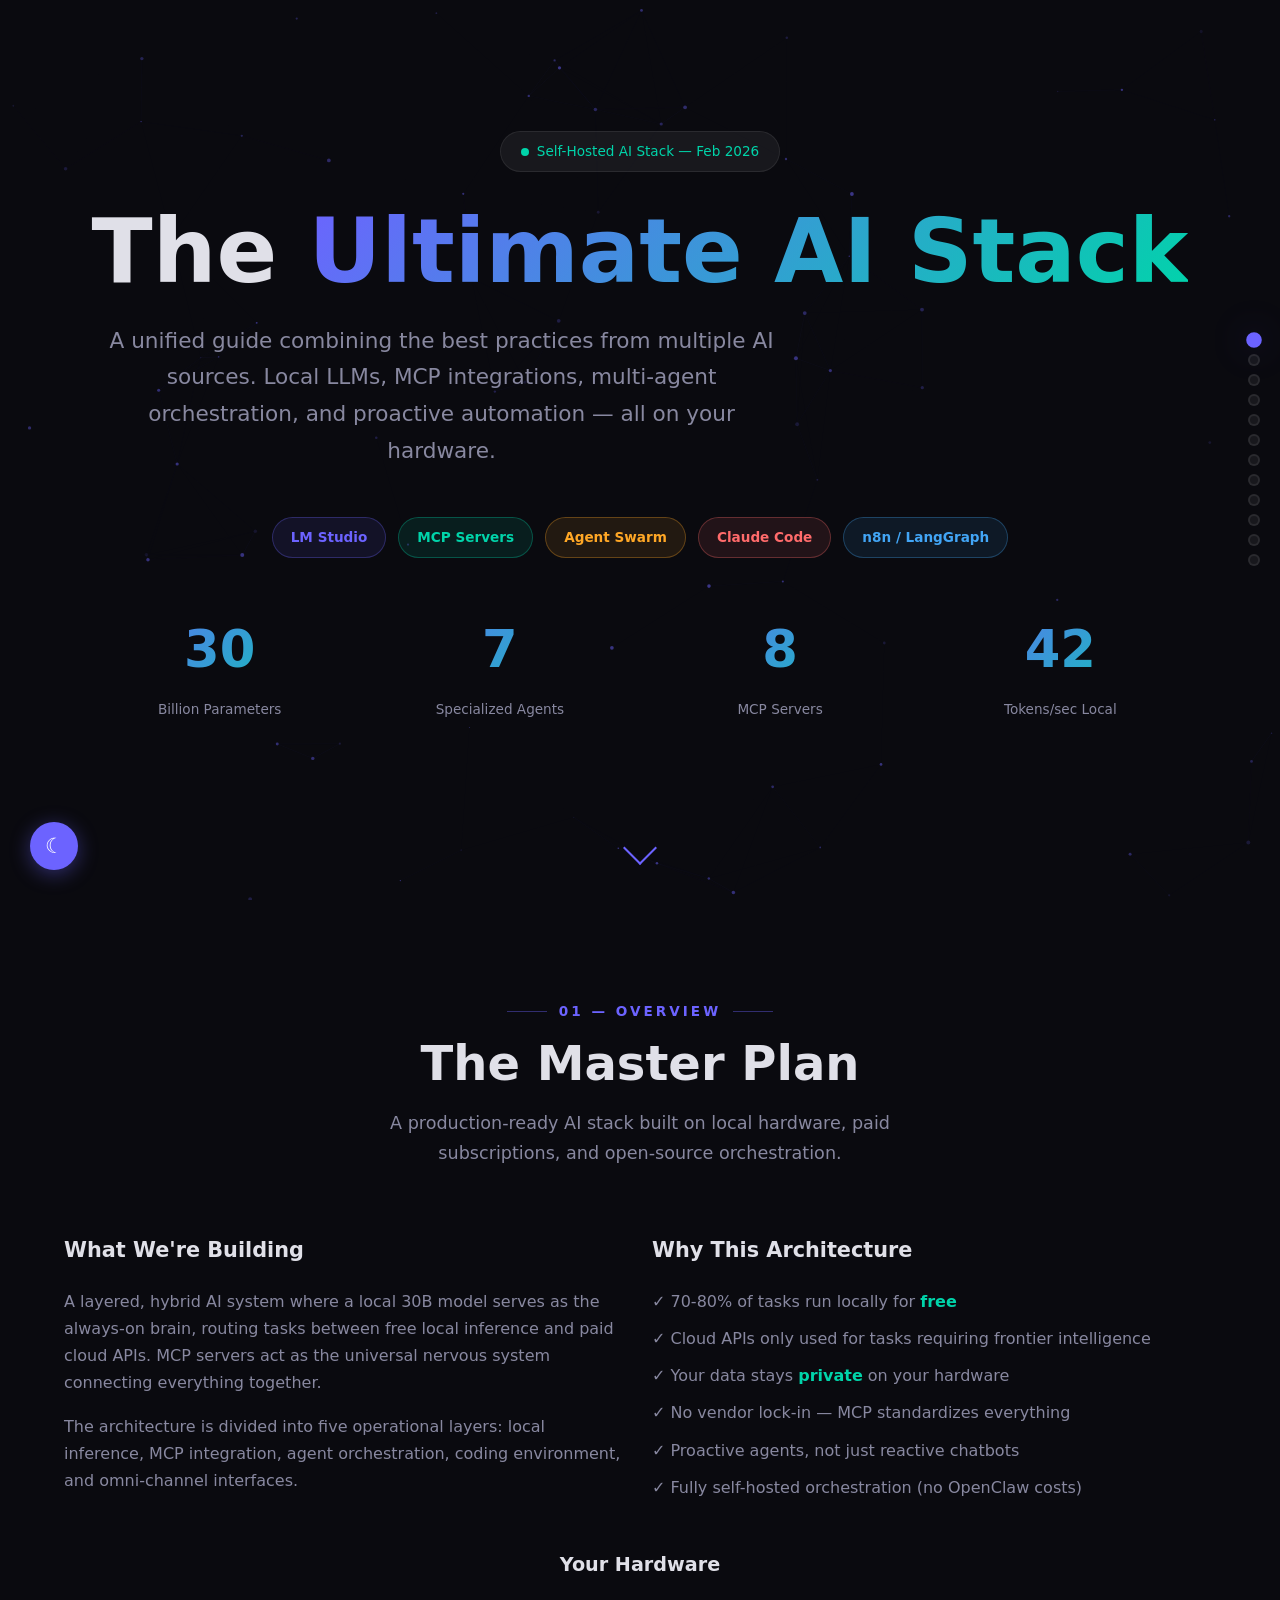
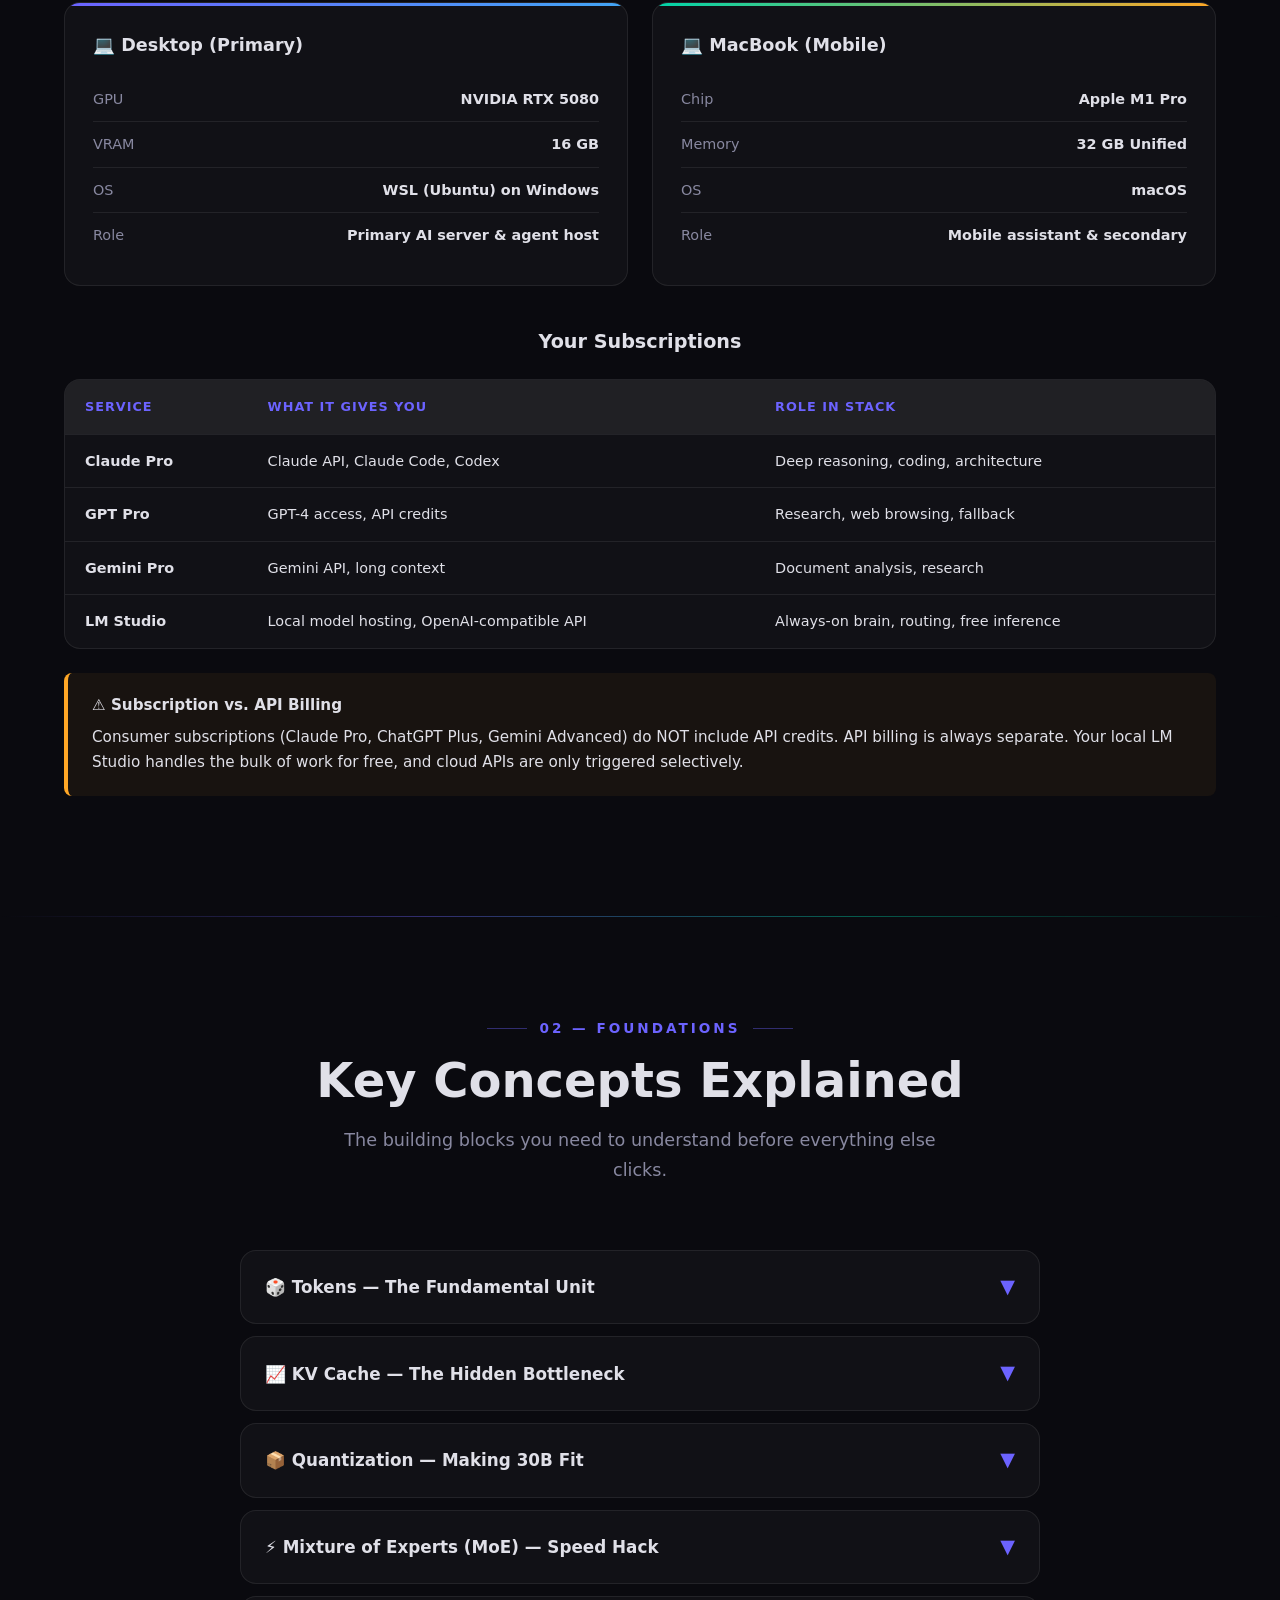
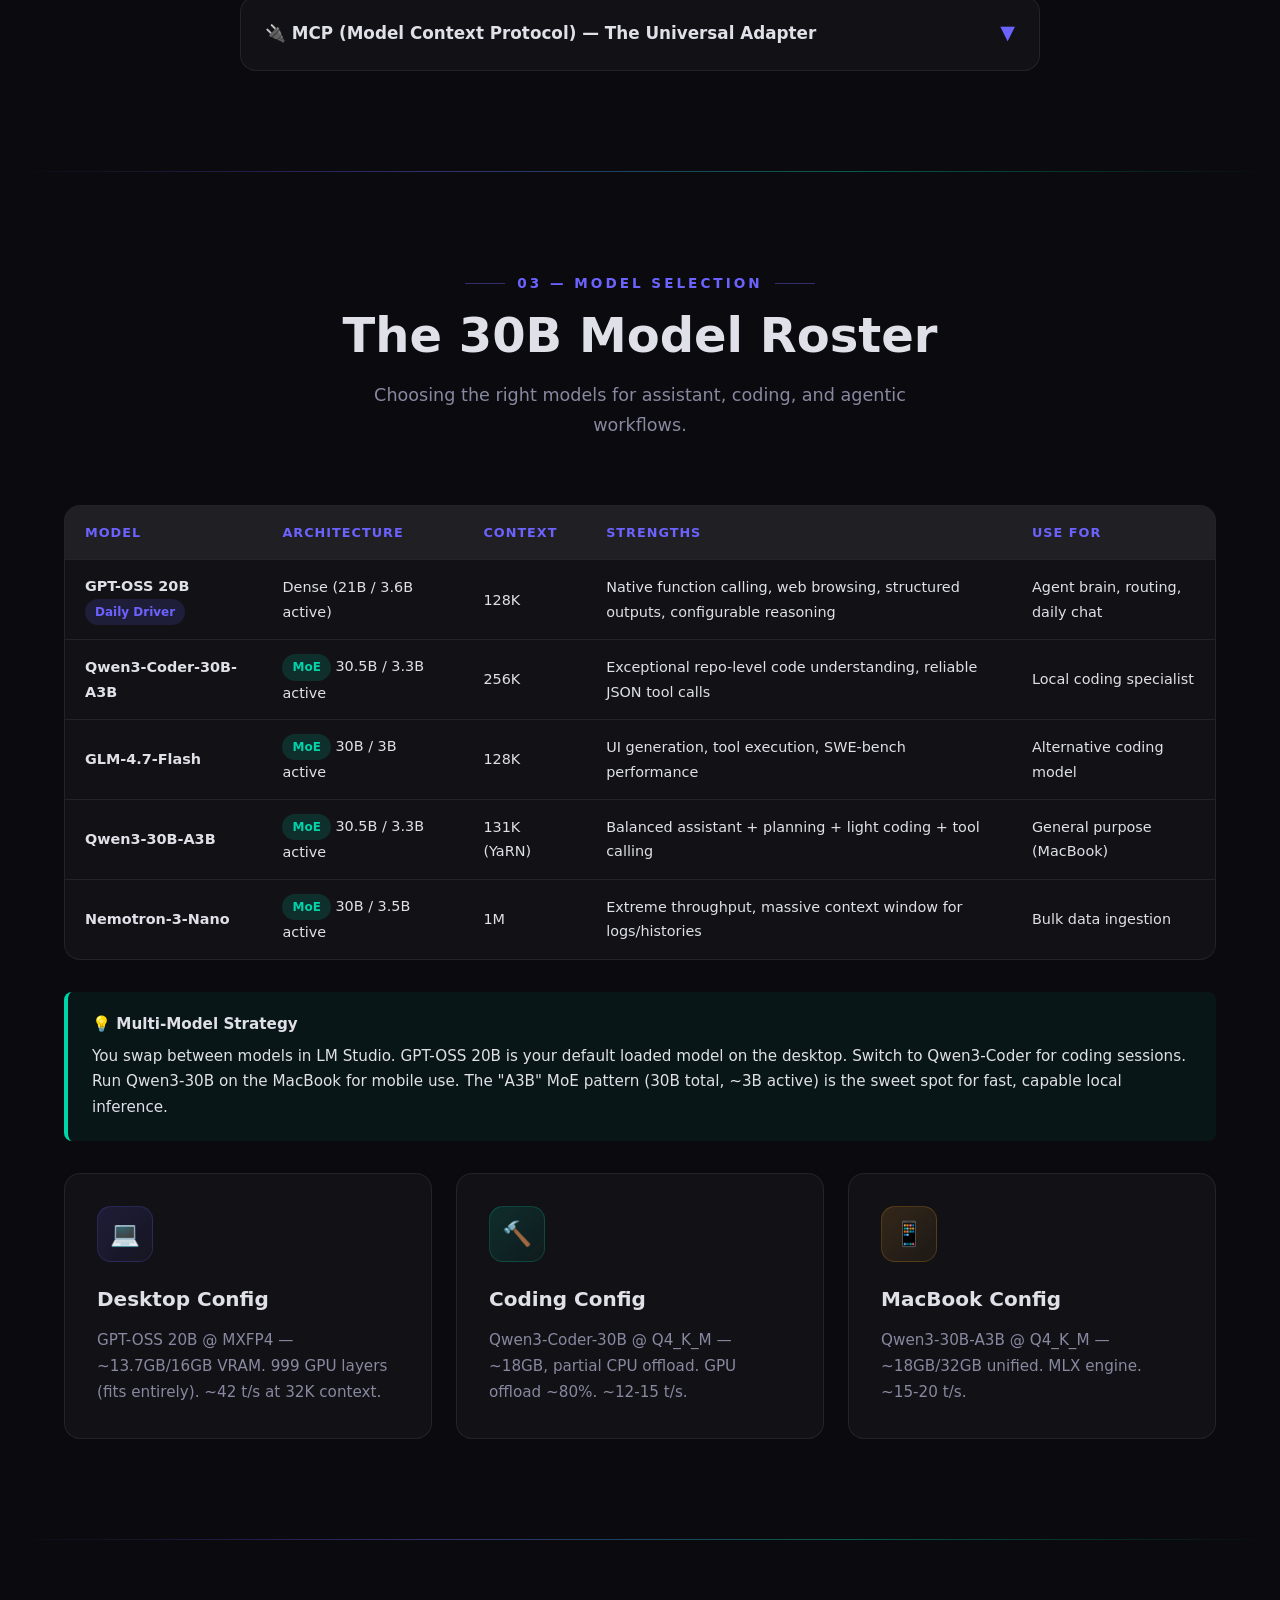
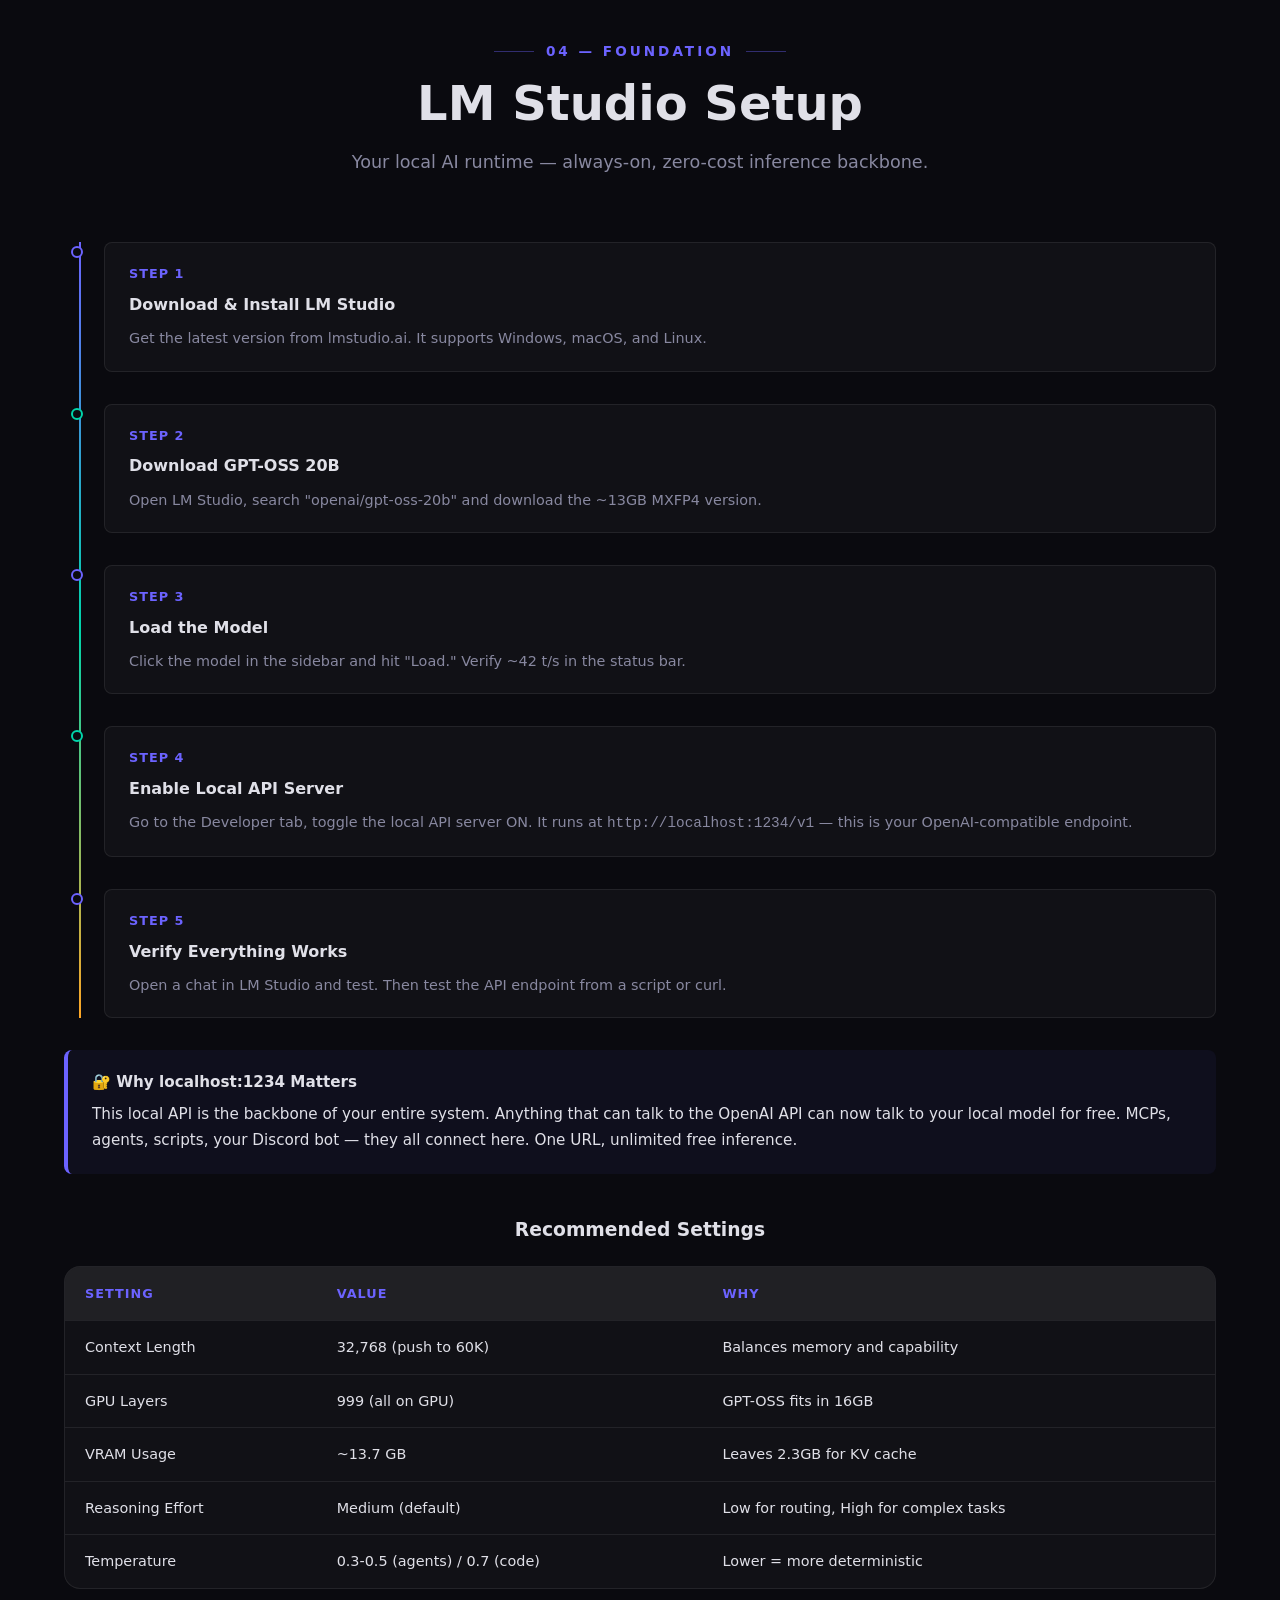
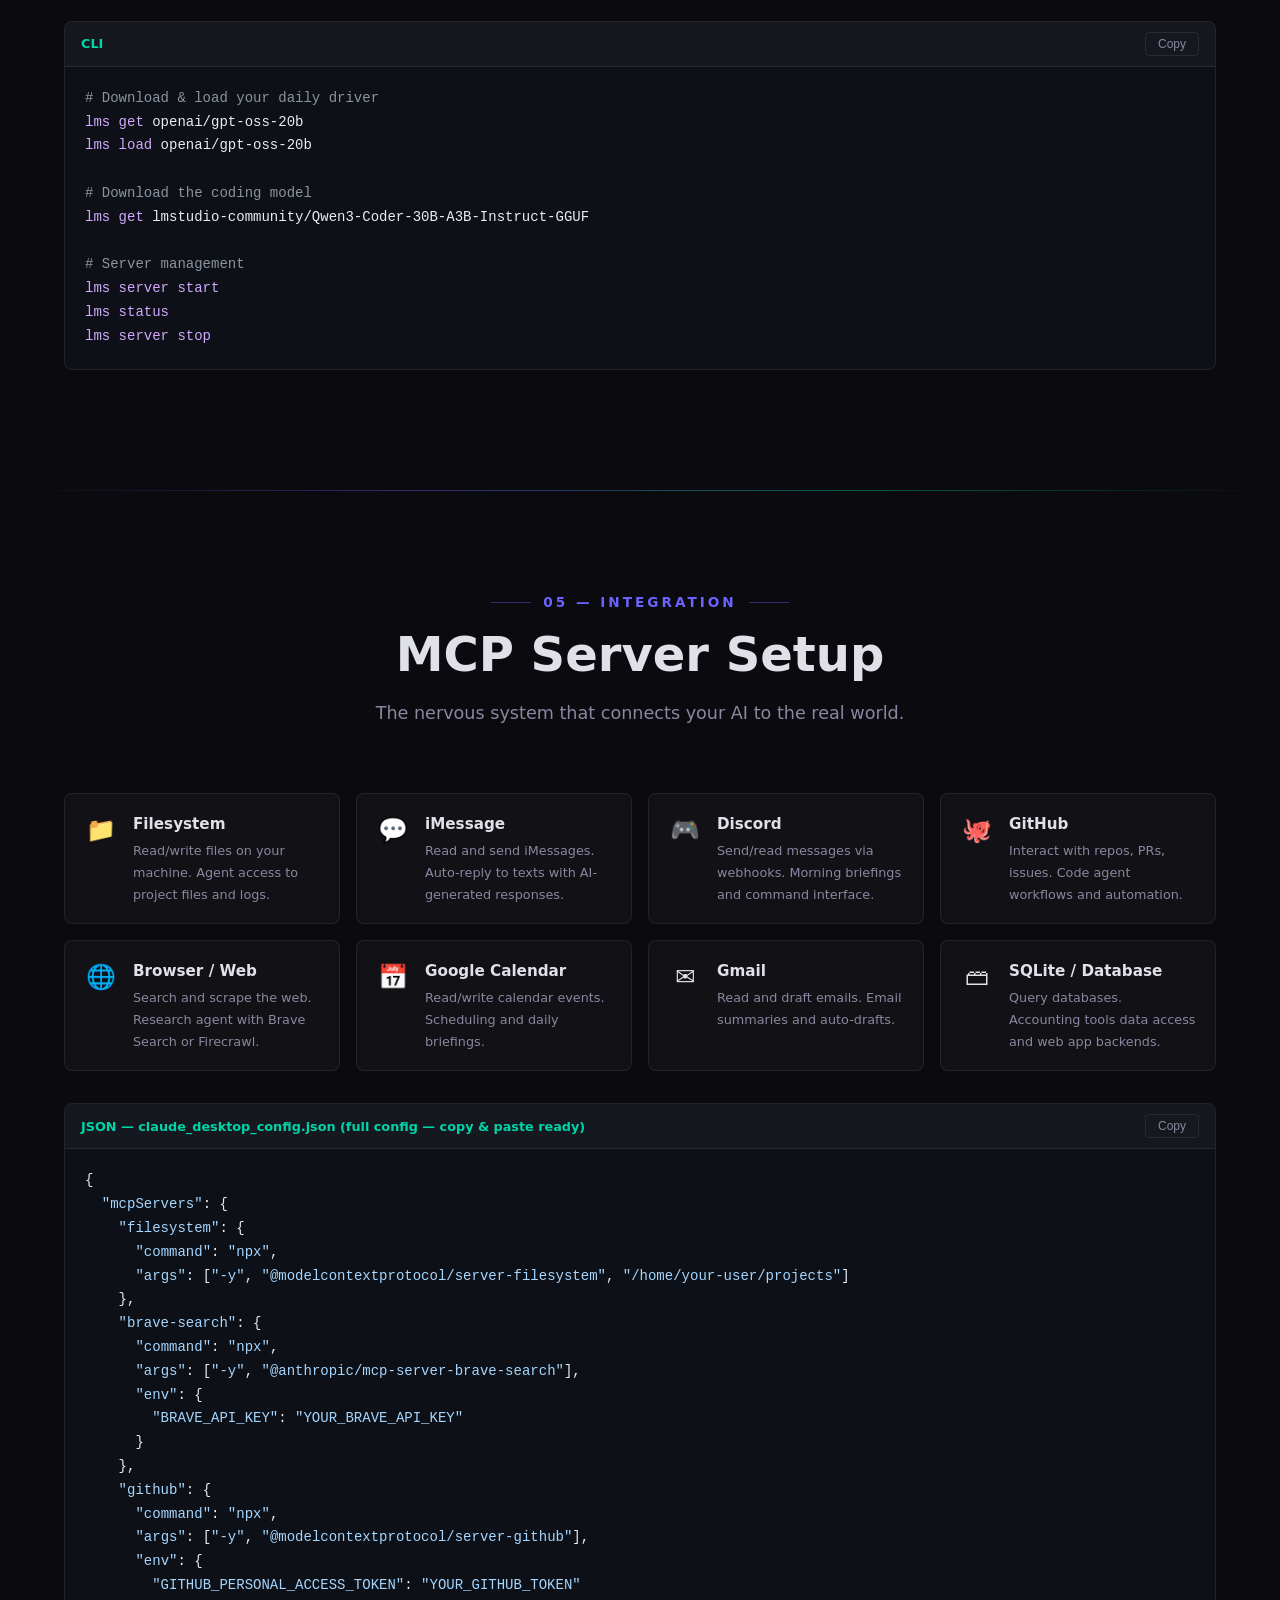
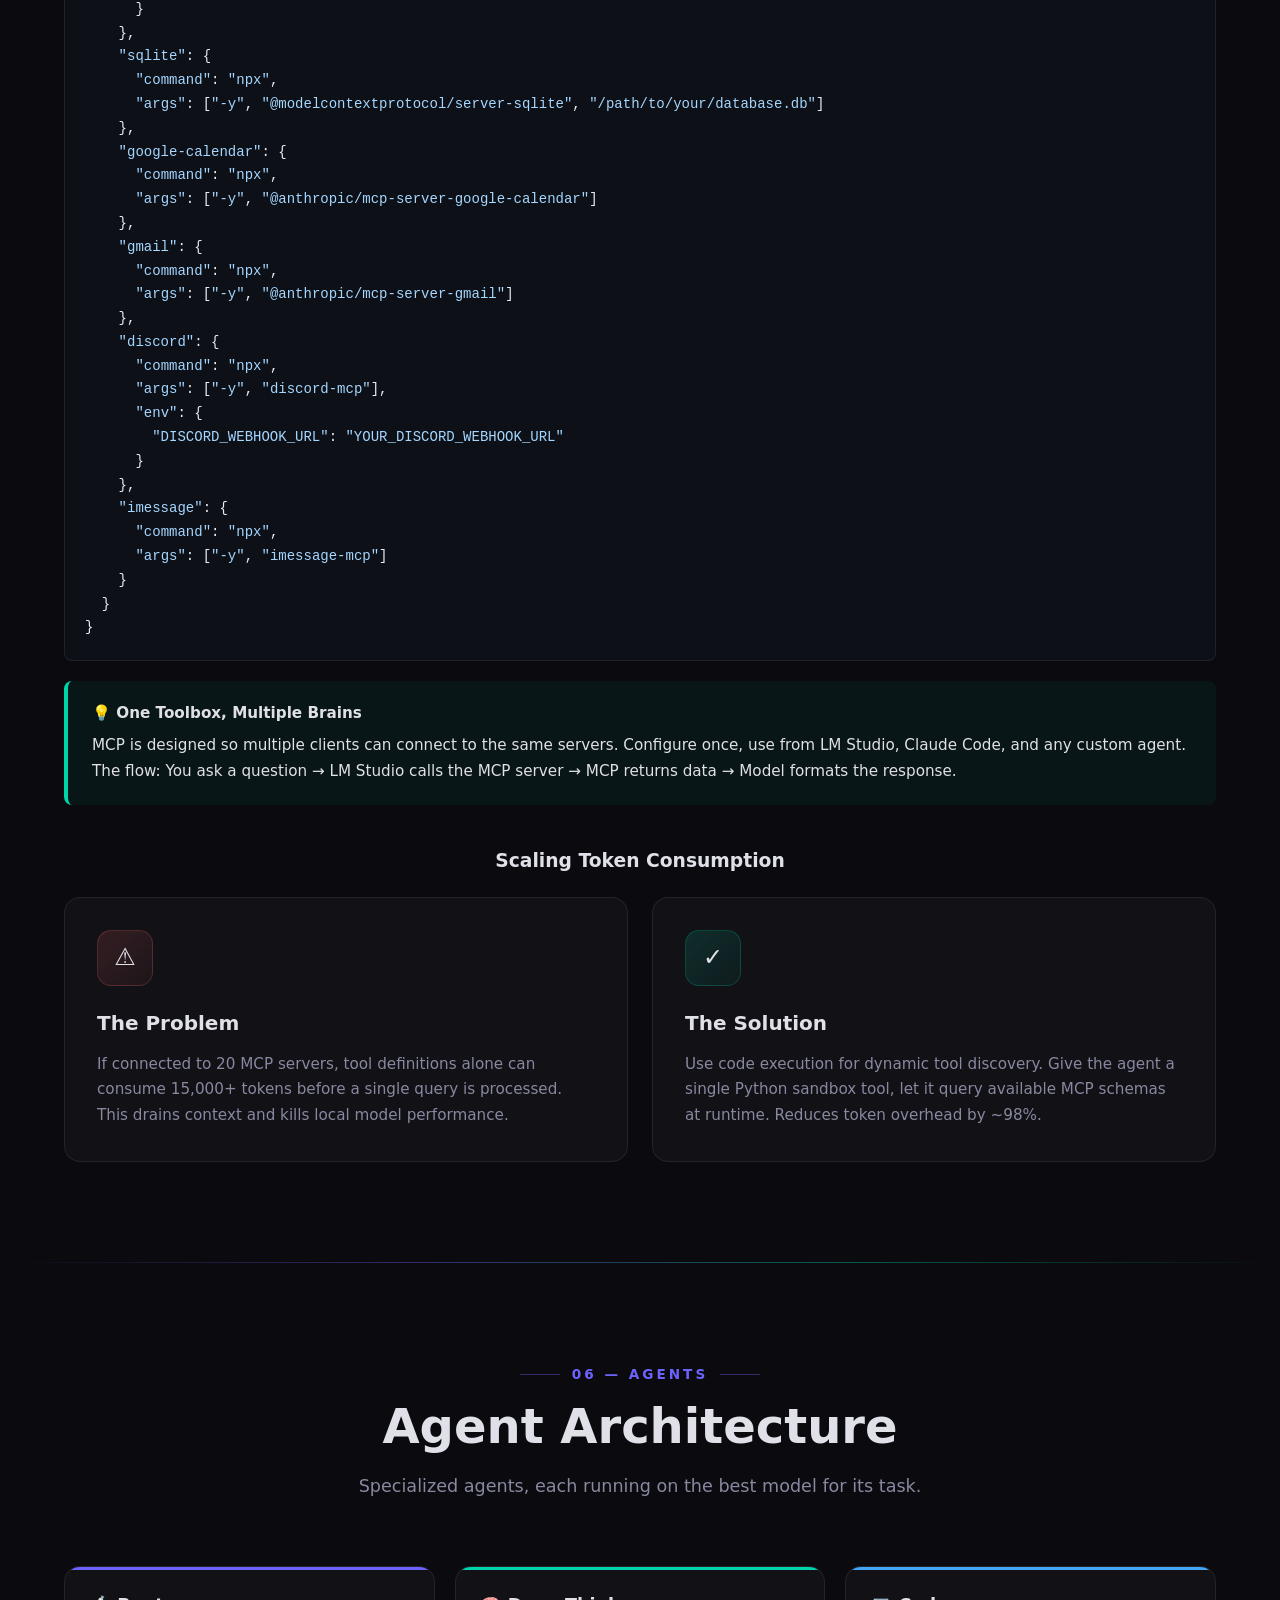
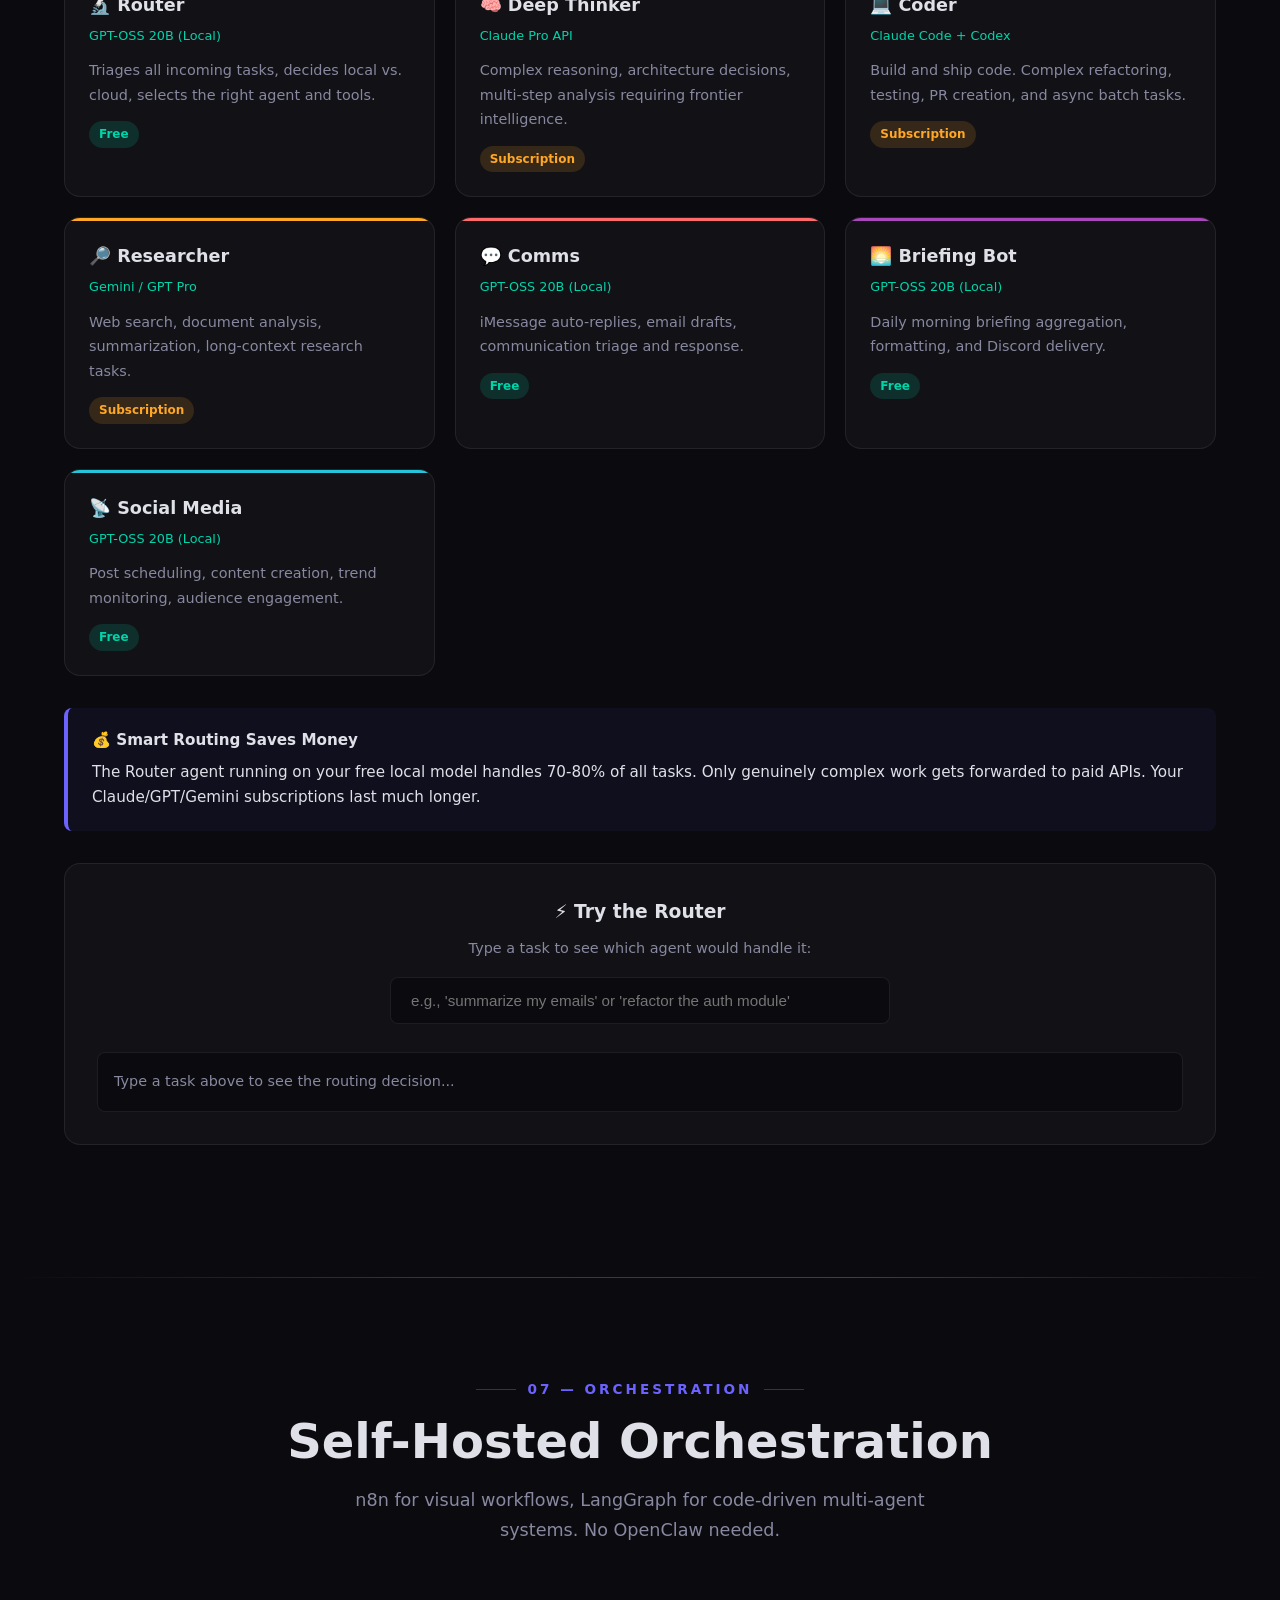
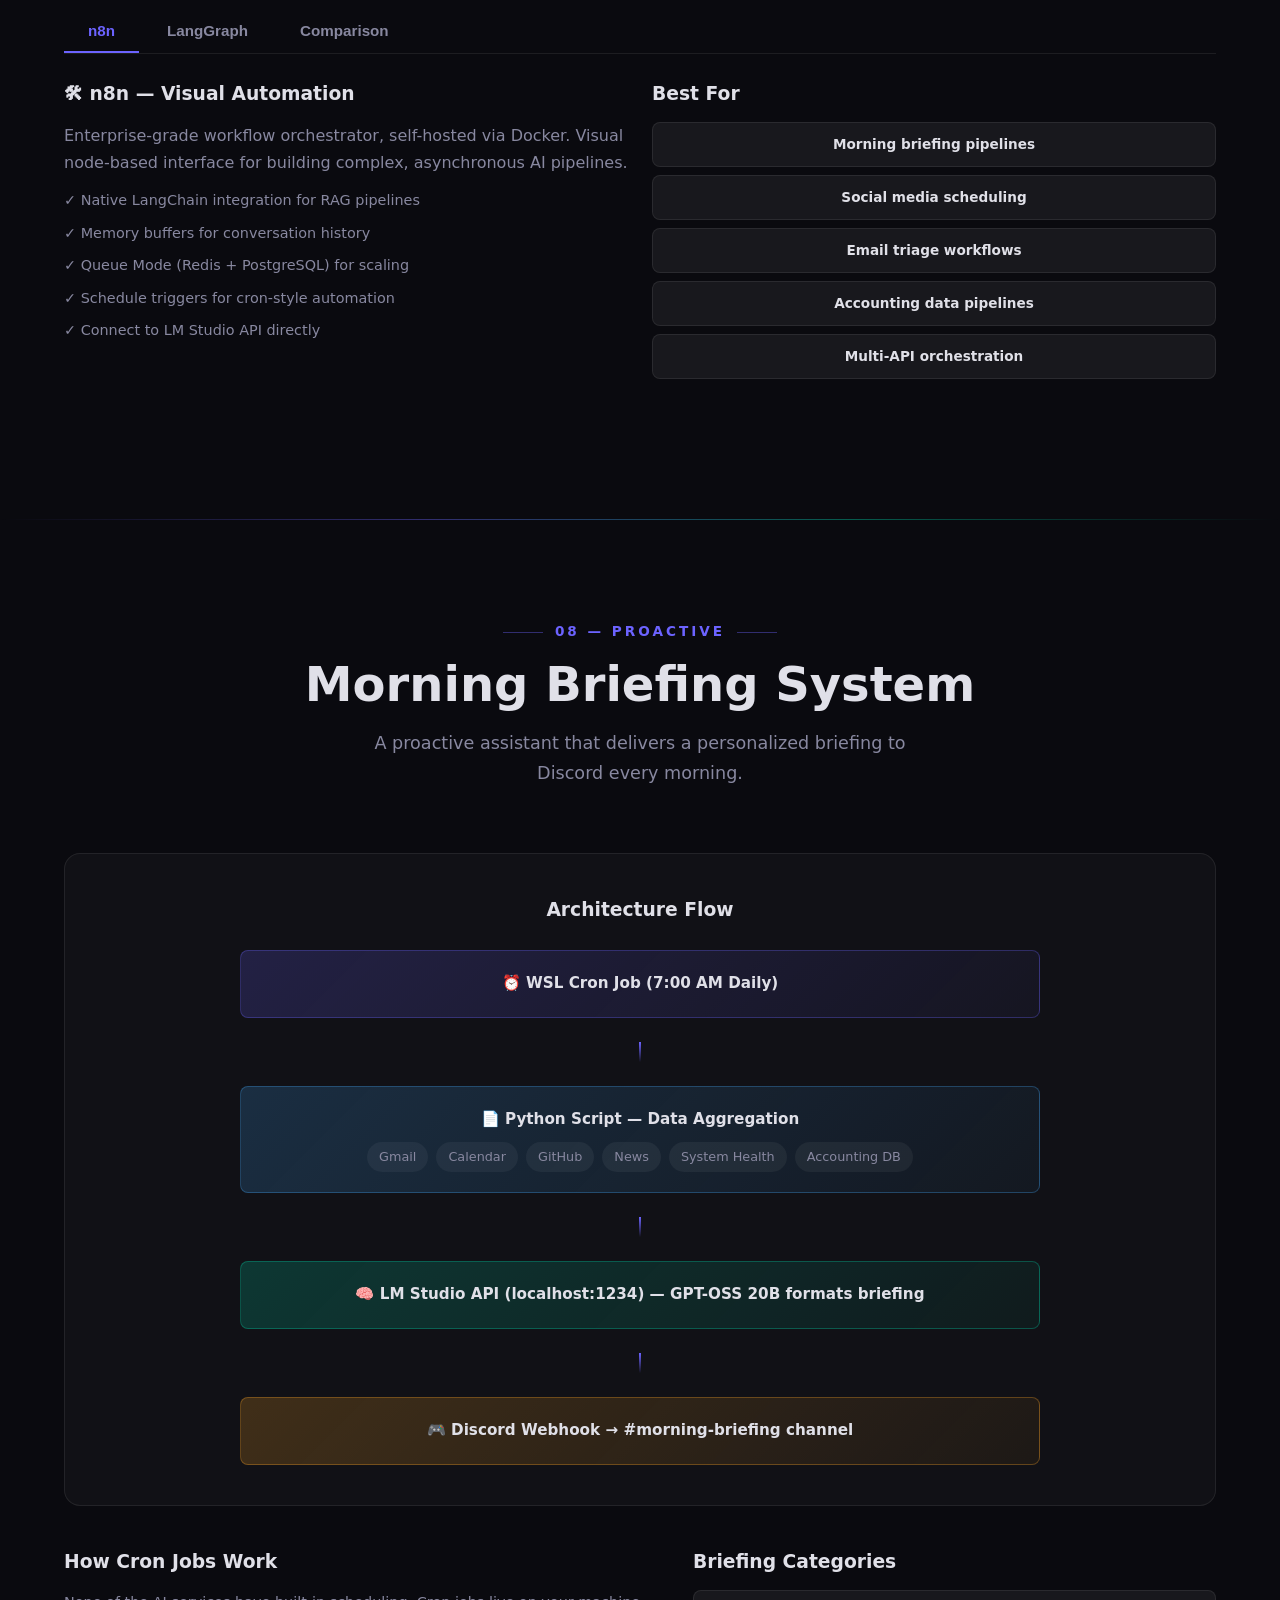
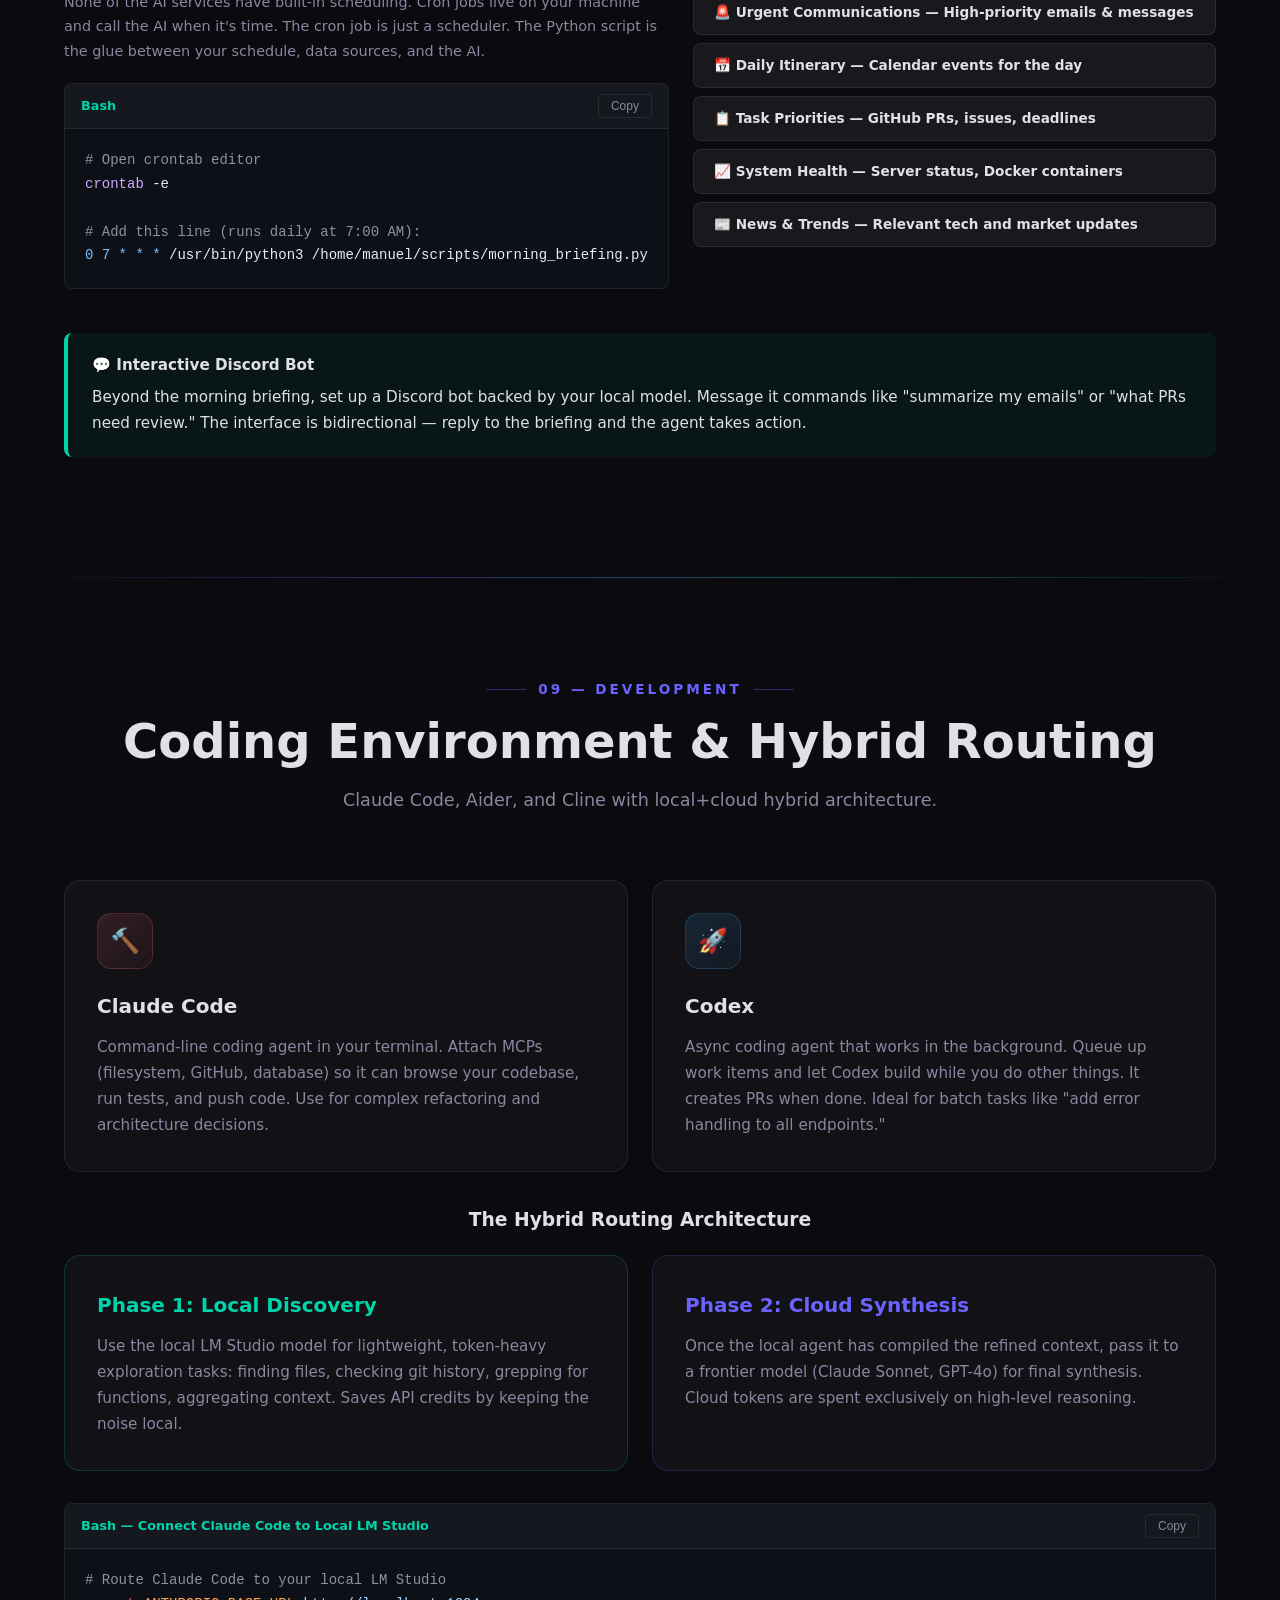
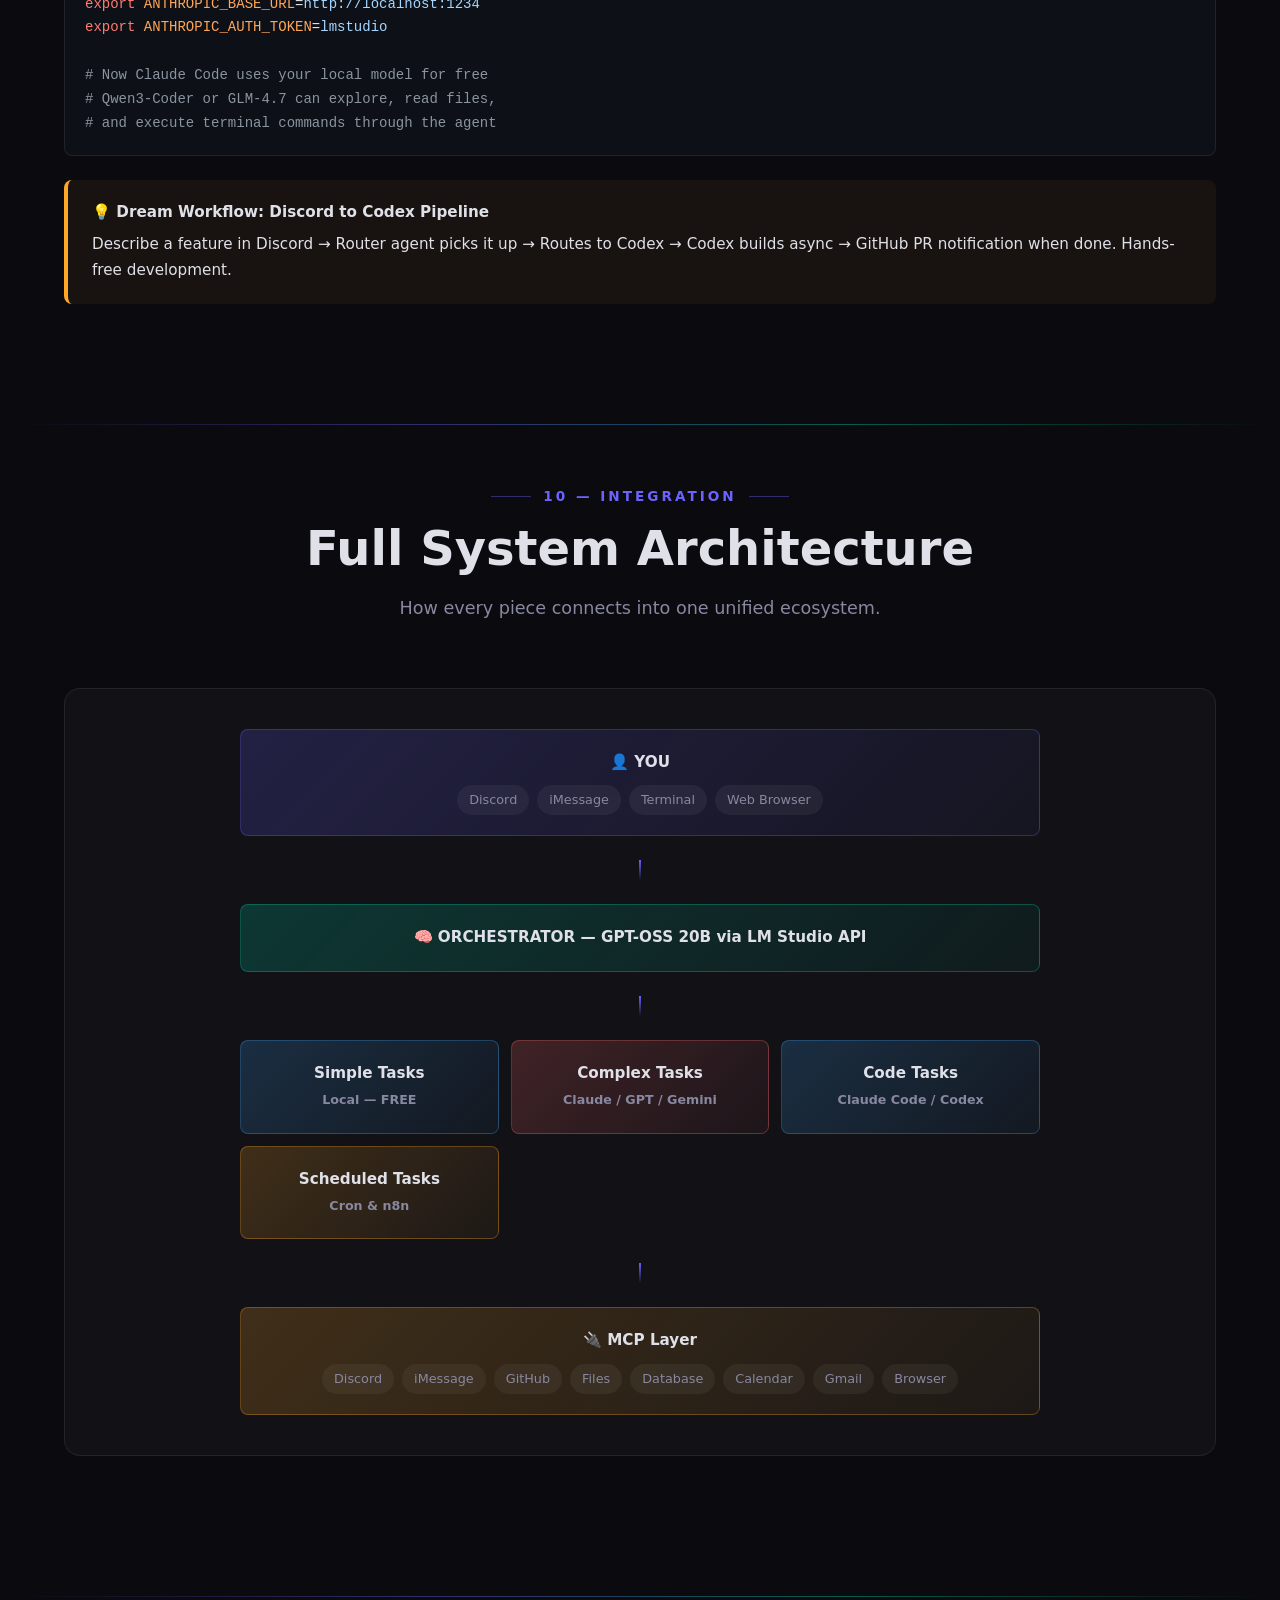
<file: index.html>
<!DOCTYPE html>
<html lang="en">
<head>
<meta charset="UTF-8">
<meta name="viewport" content="width=device-width, initial-scale=1.0">
<title>The Ultimate AI Stack | LM Studio + MCP + Agents</title>

<!-- Open Graph / Social Preview -->
<meta property="og:title" content="The Ultimate AI Stack | LM Studio + MCP + Agents">
<meta property="og:description" content="Your complete guide to building a self-hosted AI stack with LM Studio, MCP servers, and autonomous agents. Run AI locally, your way.">
<meta property="og:image" content="https://lmstudio.mrosadev.online/og-image.png">
<meta property="og:url" content="https://lmstudio.mrosadev.online">
<meta property="og:type" content="website">
<meta property="og:site_name" content="The Ultimate AI Stack">
<!-- Twitter Card -->
<meta name="twitter:card" content="summary_large_image">
<meta name="twitter:title" content="The Ultimate AI Stack | LM Studio + MCP + Agents">
<meta name="twitter:description" content="Your complete guide to building a self-hosted AI stack with LM Studio, MCP servers, and autonomous agents. Run AI locally, your way.">
<meta name="twitter:image" content="https://lmstudio.mrosadev.online/og-image.png">
<meta name="theme-color" content="#6c63ff">

<link rel="stylesheet" href="styles.css">
</head>
<body>

<!-- Progress Bar -->
<div id="progress-bar"></div>

<!-- Particle Background -->
<canvas id="particles"></canvas>

<!-- Floating Nav -->
<nav class="nav-float" id="navFloat">
  <div class="nav-dot" data-section="hero"><span class="nav-label">Home</span></div>
  <div class="nav-dot" data-section="overview"><span class="nav-label">Overview</span></div>
  <div class="nav-dot" data-section="concepts"><span class="nav-label">Concepts</span></div>
  <div class="nav-dot" data-section="models"><span class="nav-label">Models</span></div>
  <div class="nav-dot" data-section="lmstudio"><span class="nav-label">LM Studio</span></div>
  <div class="nav-dot" data-section="mcp"><span class="nav-label">MCP</span></div>
  <div class="nav-dot" data-section="agents"><span class="nav-label">Agents</span></div>
  <div class="nav-dot" data-section="orchestration"><span class="nav-label">Orchestration</span></div>
  <div class="nav-dot" data-section="briefing"><span class="nav-label">Briefing</span></div>
  <div class="nav-dot" data-section="coding"><span class="nav-label">Coding</span></div>
  <div class="nav-dot" data-section="security"><span class="nav-label">Security</span></div>
  <div class="nav-dot" data-section="quickref"><span class="nav-label">Quick Ref</span></div>
</nav>

<!-- Back to Top -->
<button class="back-top" id="backTop" aria-label="Back to top">&#8593;</button>

<!-- Theme Toggle -->
<button class="theme-toggle" id="themeToggle" aria-label="Toggle light/dark mode">&#9790;</button>


<!-- ==================== HERO ==================== -->
<header class="hero" id="hero">
  <div class="container">
    <div class="hero-badge"><span class="pulse"></span> Self-Hosted AI Stack &mdash; Feb 2026</div>
    <h1>The <span class="gradient-text">Ultimate AI Stack</span></h1>
    <p class="subtitle">
      A unified guide combining the best practices from multiple AI sources. Local LLMs, MCP integrations, multi-agent orchestration, and proactive automation &mdash; all on your hardware.
    </p>
    <div class="hero-chips">
      <span class="chip chip--purple">LM Studio</span>
      <span class="chip chip--green">MCP Servers</span>
      <span class="chip chip--orange">Agent Swarm</span>
      <span class="chip chip--red">Claude Code</span>
      <span class="chip chip--blue">n8n / LangGraph</span>
    </div>
    <div class="stat-grid reveal">
      <div class="stat-card">
        <div class="stat-num" data-count="30">0</div>
        <div class="stat-label">Billion Parameters</div>
      </div>
      <div class="stat-card">
        <div class="stat-num" data-count="7">0</div>
        <div class="stat-label">Specialized Agents</div>
      </div>
      <div class="stat-card">
        <div class="stat-num" data-count="8">0</div>
        <div class="stat-label">MCP Servers</div>
      </div>
      <div class="stat-card">
        <div class="stat-num" data-count="42">0</div>
        <div class="stat-label">Tokens/sec Local</div>
      </div>
    </div>
  </div>
  <div class="scroll-indicator">
    <div class="scroll-arrow"></div>
  </div>
</header>

<!-- ==================== OVERVIEW ==================== -->
<section id="overview">
  <div class="container">
    <div class="section-header reveal">
      <div class="section-number">01 &mdash; Overview</div>
      <h2 class="section-title">The Master Plan</h2>
      <p class="section-desc">A production-ready AI stack built on local hardware, paid subscriptions, and open-source orchestration.</p>
    </div>

    <div class="grid-2 reveal" style="margin-bottom:48px">
      <div>
        <h3 style="font-size:1.3rem;font-weight:700;margin-bottom:20px">What We're Building</h3>
        <p style="color:var(--text-dim);margin-bottom:16px">A layered, hybrid AI system where a local 30B model serves as the always-on brain, routing tasks between free local inference and paid cloud APIs. MCP servers act as the universal nervous system connecting everything together.</p>
        <p style="color:var(--text-dim)">The architecture is divided into five operational layers: local inference, MCP integration, agent orchestration, coding environment, and omni-channel interfaces.</p>
      </div>
      <div>
        <h3 style="font-size:1.3rem;font-weight:700;margin-bottom:20px">Why This Architecture</h3>
        <ul style="color:var(--text-dim);list-style:none;display:flex;flex-direction:column;gap:10px">
          <li>&#10003; 70-80% of tasks run locally for <strong style="color:var(--accent2)">free</strong></li>
          <li>&#10003; Cloud APIs only used for tasks requiring frontier intelligence</li>
          <li>&#10003; Your data stays <strong style="color:var(--accent2)">private</strong> on your hardware</li>
          <li>&#10003; No vendor lock-in &mdash; MCP standardizes everything</li>
          <li>&#10003; Proactive agents, not just reactive chatbots</li>
          <li>&#10003; Fully self-hosted orchestration (no OpenClaw costs)</li>
        </ul>
      </div>
    </div>

    <h3 style="text-align:center;font-size:1.2rem;margin-bottom:20px" class="reveal">Your Hardware</h3>
    <div class="spec-grid reveal">
      <div class="spec-card spec-card--desktop">
        <h4>&#128187; Desktop (Primary)</h4>
        <div class="spec-row"><span class="spec-label">GPU</span><span class="spec-value">NVIDIA RTX 5080</span></div>
        <div class="spec-row"><span class="spec-label">VRAM</span><span class="spec-value">16 GB</span></div>
        <div class="spec-row"><span class="spec-label">OS</span><span class="spec-value">WSL (Ubuntu) on Windows</span></div>
        <div class="spec-row"><span class="spec-label">Role</span><span class="spec-value">Primary AI server &amp; agent host</span></div>
      </div>
      <div class="spec-card spec-card--macbook">
        <h4>&#128187; MacBook (Mobile)</h4>
        <div class="spec-row"><span class="spec-label">Chip</span><span class="spec-value">Apple M1 Pro</span></div>
        <div class="spec-row"><span class="spec-label">Memory</span><span class="spec-value">32 GB Unified</span></div>
        <div class="spec-row"><span class="spec-label">OS</span><span class="spec-value">macOS</span></div>
        <div class="spec-row"><span class="spec-label">Role</span><span class="spec-value">Mobile assistant &amp; secondary</span></div>
      </div>
    </div>

    <h3 style="text-align:center;font-size:1.2rem;margin:40px 0 20px" class="reveal">Your Subscriptions</h3>
    <div class="model-table-wrap reveal">
      <table class="model-table">
        <thead><tr><th>Service</th><th>What It Gives You</th><th>Role in Stack</th></tr></thead>
        <tbody>
          <tr><td><strong>Claude Pro</strong></td><td>Claude API, Claude Code, Codex</td><td>Deep reasoning, coding, architecture</td></tr>
          <tr><td><strong>GPT Pro</strong></td><td>GPT-4 access, API credits</td><td>Research, web browsing, fallback</td></tr>
          <tr><td><strong>Gemini Pro</strong></td><td>Gemini API, long context</td><td>Document analysis, research</td></tr>
          <tr><td><strong>LM Studio</strong></td><td>Local model hosting, OpenAI-compatible API</td><td>Always-on brain, routing, free inference</td></tr>
        </tbody>
      </table>
    </div>

    <div class="callout callout--warn reveal" style="margin-top:24px">
      <strong>&#9888; Subscription vs. API Billing</strong>
      Consumer subscriptions (Claude Pro, ChatGPT Plus, Gemini Advanced) do NOT include API credits. API billing is always separate. Your local LM Studio handles the bulk of work for free, and cloud APIs are only triggered selectively.
    </div>
  </div>
</section>

<hr class="glow-divider">

<!-- ==================== KEY CONCEPTS ==================== -->
<section id="concepts">
  <div class="container">
    <div class="section-header reveal">
      <div class="section-number">02 &mdash; Foundations</div>
      <h2 class="section-title">Key Concepts Explained</h2>
      <p class="section-desc">The building blocks you need to understand before everything else clicks.</p>
    </div>

    <div style="display:flex;flex-direction:column;gap:12px;max-width:800px;margin:0 auto">
      <!-- Tokens -->
      <div class="concept-card reveal">
        <div class="concept-header" onclick="toggleConcept(this)">
          <span>&#127922; Tokens &mdash; The Fundamental Unit</span>
          <span class="concept-arrow">&#9660;</span>
        </div>
        <div class="concept-body">
          <p>Tokens are chunks of text that AI models process. They're not whole words &mdash; they're building blocks that can be as short as a single character or as long as a word.</p>
          <div class="concept-highlight">
            <strong>Rule of thumb:</strong> 1 token &asymp; &frac34; of a word. So 1,000 tokens &asymp; 750 words.
          </div>
          <p><strong>Context window</strong> is how many tokens the model can process at once &mdash; its working memory. A 32K context window means ~24,000 words of combined input + output.</p>
          <p>More context = more VRAM consumed by the KV cache. Start at 32K and increase only if needed.</p>
        </div>
      </div>

      <!-- KV Cache -->
      <div class="concept-card reveal">
        <div class="concept-header" onclick="toggleConcept(this)">
          <span>&#128200; KV Cache &mdash; The Hidden Bottleneck</span>
          <span class="concept-arrow">&#9660;</span>
        </div>
        <div class="concept-body">
          <p>Auto-regressive generation requires LLMs to compute Keys and Values for each token to maintain context. Instead of recomputing everything each time, the KV cache stores these values for reuse.</p>
          <p>The problem: KV cache grows <strong>linearly</strong> with context length and can consume gigabytes of VRAM. If it exceeds GPU memory, the system either crashes (OOM) or swaps to disk, degrading from dozens of tokens/sec to fractions.</p>
          <div class="concept-highlight">
            <strong>Practical fix:</strong> Even if a model supports 256K tokens, constrain context_length in LM Studio to 32,768 or 65,536 to stay stable on 16GB-32GB hardware.
          </div>
        </div>
      </div>

      <!-- Quantization -->
      <div class="concept-card reveal">
        <div class="concept-header" onclick="toggleConcept(this)">
          <span>&#128230; Quantization &mdash; Making 30B Fit</span>
          <span class="concept-arrow">&#9660;</span>
        </div>
        <div class="concept-body">
          <p>Quantization is compression for AI models. It reduces the precision of model weights to make them smaller and faster, at the cost of some quality.</p>
          <div class="model-table-wrap" style="margin:16px 0">
            <table class="model-table">
              <thead><tr><th>Quant</th><th>Quality</th><th>Size (30B)</th><th>When to Use</th></tr></thead>
              <tbody>
                <tr><td>Q8</td><td>Highest</td><td>~31 GB</td><td>Massive RAM available</td></tr>
                <tr><td>Q5_K_M</td><td>Great</td><td>~21 GB</td><td>Model barely fits GPU</td></tr>
                <tr><td><strong>Q4_K_M</strong></td><td><strong>Sweet spot</strong></td><td><strong>~18 GB</strong></td><td><strong>Best balance for most</strong></td></tr>
                <tr><td>Q3_K_M</td><td>Noticeable loss</td><td>~14 GB</td><td>VRAM is very tight</td></tr>
                <tr><td>MXFP4</td><td>Native</td><td>~13 GB</td><td>Purpose-built (GPT-OSS)</td></tr>
              </tbody>
            </table>
          </div>
        </div>
      </div>

      <!-- MoE -->
      <div class="concept-card reveal">
        <div class="concept-header" onclick="toggleConcept(this)">
          <span>&#9889; Mixture of Experts (MoE) &mdash; Speed Hack</span>
          <span class="concept-arrow">&#9660;</span>
        </div>
        <div class="concept-body">
          <p>MoE is a paradigm shift: instead of activating all parameters for every token (dense), MoE selectively activates specialized subsets. A 30B model might only use 3B parameters at any moment.</p>
          <div class="concept-highlight">
            <strong>Why it matters:</strong> You get the intelligence of a large model with the speed and VRAM usage of a small one. Inactive weights sit in slower system RAM while active experts reside in GPU VRAM.
          </div>
          <p><strong>GPT-OSS 20B:</strong> 21B total, 3.6B active &bull; <strong>Qwen3-30B-A3B:</strong> 30.5B total, 3.3B active</p>
          <p>MoE models also excel at context switching &mdash; vital for agents that pivot between code, accounting data, and conversation.</p>
        </div>
      </div>

      <!-- MCP -->
      <div class="concept-card reveal">
        <div class="concept-header" onclick="toggleConcept(this)">
          <span>&#128268; MCP (Model Context Protocol) &mdash; The Universal Adapter</span>
          <span class="concept-arrow">&#9660;</span>
        </div>
        <div class="concept-body">
          <p>MCP is the open standard that eliminates custom API wrappers. It standardizes how AI models connect to external data sources, tools, and workflows &mdash; like a universal "USB-C" for AI.</p>
          <p><strong>Architecture:</strong> Host (LM Studio / Claude Code) &rarr; Client (translates intent to JSON-RPC) &rarr; Server (connects to actual data).</p>
          <p><strong>Three primitives:</strong></p>
          <ul style="margin-left:20px;color:var(--text-dim)">
            <li><strong>Resources:</strong> Read-only context (files, schemas, docs)</li>
            <li><strong>Tools:</strong> Executable functions (send email, query DB, create event)</li>
            <li><strong>Prompts:</strong> Pre-defined instruction templates for consistent behavior</li>
          </ul>
          <div class="concept-highlight" style="margin-top:16px">
            <strong>Without MCPs:</strong> AI can only chat in text.<br>
            <strong>With MCPs:</strong> AI reads emails, posts to Discord, checks calendars, edits files, and takes real-world actions.
          </div>
        </div>
      </div>
    </div>
  </div>
</section>

<hr class="glow-divider">

<!-- ==================== MODEL SELECTION ==================== -->
<section id="models">
  <div class="container">
    <div class="section-header reveal">
      <div class="section-number">03 &mdash; Model Selection</div>
      <h2 class="section-title">The 30B Model Roster</h2>
      <p class="section-desc">Choosing the right models for assistant, coding, and agentic workflows.</p>
    </div>

    <div class="model-table-wrap reveal" style="margin-bottom:32px">
      <table class="model-table">
        <thead>
          <tr><th>Model</th><th>Architecture</th><th>Context</th><th>Strengths</th><th>Use For</th></tr>
        </thead>
        <tbody>
          <tr>
            <td><strong>GPT-OSS 20B</strong> <span class="badge badge--star">Daily Driver</span></td>
            <td>Dense (21B / 3.6B active)</td>
            <td>128K</td>
            <td>Native function calling, web browsing, structured outputs, configurable reasoning</td>
            <td>Agent brain, routing, daily chat</td>
          </tr>
          <tr>
            <td><strong>Qwen3-Coder-30B-A3B</strong></td>
            <td><span class="badge badge--moe">MoE</span> 30.5B / 3.3B active</td>
            <td>256K</td>
            <td>Exceptional repo-level code understanding, reliable JSON tool calls</td>
            <td>Local coding specialist</td>
          </tr>
          <tr>
            <td><strong>GLM-4.7-Flash</strong></td>
            <td><span class="badge badge--moe">MoE</span> 30B / 3B active</td>
            <td>128K</td>
            <td>UI generation, tool execution, SWE-bench performance</td>
            <td>Alternative coding model</td>
          </tr>
          <tr>
            <td><strong>Qwen3-30B-A3B</strong></td>
            <td><span class="badge badge--moe">MoE</span> 30.5B / 3.3B active</td>
            <td>131K (YaRN)</td>
            <td>Balanced assistant + planning + light coding + tool calling</td>
            <td>General purpose (MacBook)</td>
          </tr>
          <tr>
            <td><strong>Nemotron-3-Nano</strong></td>
            <td><span class="badge badge--moe">MoE</span> 30B / 3.5B active</td>
            <td>1M</td>
            <td>Extreme throughput, massive context window for logs/histories</td>
            <td>Bulk data ingestion</td>
          </tr>
        </tbody>
      </table>
    </div>

    <div class="callout callout--tip reveal">
      <strong>&#128161; Multi-Model Strategy</strong>
      You swap between models in LM Studio. GPT-OSS 20B is your default loaded model on the desktop. Switch to Qwen3-Coder for coding sessions. Run Qwen3-30B on the MacBook for mobile use. The "A3B" MoE pattern (30B total, ~3B active) is the sweet spot for fast, capable local inference.
    </div>

    <div class="grid-3 reveal" style="margin-top:32px">
      <div class="card">
        <div class="icon-badge">&#128187;</div>
        <h3>Desktop Config</h3>
        <p>GPT-OSS 20B @ MXFP4 &mdash; ~13.7GB/16GB VRAM. 999 GPU layers (fits entirely). ~42 t/s at 32K context.</p>
      </div>
      <div class="card">
        <div class="icon-badge icon-badge--green">&#128296;</div>
        <h3>Coding Config</h3>
        <p>Qwen3-Coder-30B @ Q4_K_M &mdash; ~18GB, partial CPU offload. GPU offload ~80%. ~12-15 t/s.</p>
      </div>
      <div class="card">
        <div class="icon-badge icon-badge--orange">&#128241;</div>
        <h3>MacBook Config</h3>
        <p>Qwen3-30B-A3B @ Q4_K_M &mdash; ~18GB/32GB unified. MLX engine. ~15-20 t/s.</p>
      </div>
    </div>
  </div>
</section>

<hr class="glow-divider">

<!-- ==================== LM STUDIO SETUP ==================== -->
<section id="lmstudio">
  <div class="container">
    <div class="section-header reveal">
      <div class="section-number">04 &mdash; Foundation</div>
      <h2 class="section-title">LM Studio Setup</h2>
      <p class="section-desc">Your local AI runtime &mdash; always-on, zero-cost inference backbone.</p>
    </div>

    <div class="timeline reveal">
      <div class="timeline-item">
        <div class="timeline-dot"></div>
        <div class="timeline-content">
          <div class="timeline-step">STEP 1</div>
          <div class="timeline-title">Download &amp; Install LM Studio</div>
          <div class="timeline-desc">Get the latest version from lmstudio.ai. It supports Windows, macOS, and Linux.</div>
        </div>
      </div>
      <div class="timeline-item">
        <div class="timeline-dot"></div>
        <div class="timeline-content">
          <div class="timeline-step">STEP 2</div>
          <div class="timeline-title">Download GPT-OSS 20B</div>
          <div class="timeline-desc">Open LM Studio, search "openai/gpt-oss-20b" and download the ~13GB MXFP4 version.</div>
        </div>
      </div>
      <div class="timeline-item">
        <div class="timeline-dot"></div>
        <div class="timeline-content">
          <div class="timeline-step">STEP 3</div>
          <div class="timeline-title">Load the Model</div>
          <div class="timeline-desc">Click the model in the sidebar and hit "Load." Verify ~42 t/s in the status bar.</div>
        </div>
      </div>
      <div class="timeline-item">
        <div class="timeline-dot"></div>
        <div class="timeline-content">
          <div class="timeline-step">STEP 4</div>
          <div class="timeline-title">Enable Local API Server</div>
          <div class="timeline-desc">Go to the Developer tab, toggle the local API server ON. It runs at <code>http://localhost:1234/v1</code> &mdash; this is your OpenAI-compatible endpoint.</div>
        </div>
      </div>
      <div class="timeline-item">
        <div class="timeline-dot"></div>
        <div class="timeline-content">
          <div class="timeline-step">STEP 5</div>
          <div class="timeline-title">Verify Everything Works</div>
          <div class="timeline-desc">Open a chat in LM Studio and test. Then test the API endpoint from a script or curl.</div>
        </div>
      </div>
    </div>

    <div class="callout callout--info reveal" style="margin-top:32px">
      <strong>&#128272; Why localhost:1234 Matters</strong>
      This local API is the backbone of your entire system. Anything that can talk to the OpenAI API can now talk to your local model for free. MCPs, agents, scripts, your Discord bot &mdash; they all connect here. One URL, unlimited free inference.
    </div>

    <h3 style="margin:40px 0 20px;text-align:center" class="reveal">Recommended Settings</h3>
    <div class="model-table-wrap reveal">
      <table class="model-table">
        <thead><tr><th>Setting</th><th>Value</th><th>Why</th></tr></thead>
        <tbody>
          <tr><td>Context Length</td><td>32,768 (push to 60K)</td><td>Balances memory and capability</td></tr>
          <tr><td>GPU Layers</td><td>999 (all on GPU)</td><td>GPT-OSS fits in 16GB</td></tr>
          <tr><td>VRAM Usage</td><td>~13.7 GB</td><td>Leaves 2.3GB for KV cache</td></tr>
          <tr><td>Reasoning Effort</td><td>Medium (default)</td><td>Low for routing, High for complex tasks</td></tr>
          <tr><td>Temperature</td><td>0.3-0.5 (agents) / 0.7 (code)</td><td>Lower = more deterministic</td></tr>
        </tbody>
      </table>
    </div>

    <div class="code-block reveal" style="margin-top:32px">
      <div class="code-header">
        <span class="code-lang">CLI</span>
        <button class="code-copy" onclick="copyCode(this)">Copy</button>
      </div>
      <pre><span class="code-cm"># Download &amp; load your daily driver</span>
<span class="code-fn">lms get</span> openai/gpt-oss-20b
<span class="code-fn">lms load</span> openai/gpt-oss-20b

<span class="code-cm"># Download the coding model</span>
<span class="code-fn">lms get</span> lmstudio-community/Qwen3-Coder-30B-A3B-Instruct-GGUF

<span class="code-cm"># Server management</span>
<span class="code-fn">lms server start</span>
<span class="code-fn">lms status</span>
<span class="code-fn">lms server stop</span></pre>
    </div>
  </div>
</section>

<hr class="glow-divider">

<!-- ==================== MCP SETUP ==================== -->
<section id="mcp">
  <div class="container">
    <div class="section-header reveal">
      <div class="section-number">05 &mdash; Integration</div>
      <h2 class="section-title">MCP Server Setup</h2>
      <p class="section-desc">The nervous system that connects your AI to the real world.</p>
    </div>

    <div class="mcp-grid reveal">
      <div class="mcp-item">
        <div class="mcp-icon">&#128193;</div>
        <div><div class="mcp-name">Filesystem</div><div class="mcp-desc">Read/write files on your machine. Agent access to project files and logs.</div></div>
      </div>
      <div class="mcp-item">
        <div class="mcp-icon">&#128172;</div>
        <div><div class="mcp-name">iMessage</div><div class="mcp-desc">Read and send iMessages. Auto-reply to texts with AI-generated responses.</div></div>
      </div>
      <div class="mcp-item">
        <div class="mcp-icon">&#127918;</div>
        <div><div class="mcp-name">Discord</div><div class="mcp-desc">Send/read messages via webhooks. Morning briefings and command interface.</div></div>
      </div>
      <div class="mcp-item">
        <div class="mcp-icon">&#128025;</div>
        <div><div class="mcp-name">GitHub</div><div class="mcp-desc">Interact with repos, PRs, issues. Code agent workflows and automation.</div></div>
      </div>
      <div class="mcp-item">
        <div class="mcp-icon">&#127760;</div>
        <div><div class="mcp-name">Browser / Web</div><div class="mcp-desc">Search and scrape the web. Research agent with Brave Search or Firecrawl.</div></div>
      </div>
      <div class="mcp-item">
        <div class="mcp-icon">&#128197;</div>
        <div><div class="mcp-name">Google Calendar</div><div class="mcp-desc">Read/write calendar events. Scheduling and daily briefings.</div></div>
      </div>
      <div class="mcp-item">
        <div class="mcp-icon">&#9993;</div>
        <div><div class="mcp-name">Gmail</div><div class="mcp-desc">Read and draft emails. Email summaries and auto-drafts.</div></div>
      </div>
      <div class="mcp-item">
        <div class="mcp-icon">&#128451;</div>
        <div><div class="mcp-name">SQLite / Database</div><div class="mcp-desc">Query databases. Accounting tools data access and web app backends.</div></div>
      </div>
    </div>

    <div class="code-block reveal" style="margin-top:32px">
      <div class="code-header">
        <span class="code-lang">JSON &mdash; claude_desktop_config.json (full config &mdash; copy &amp; paste ready)</span>
        <button class="code-copy" onclick="copyCode(this)">Copy</button>
      </div>
      <pre>{
  <span class="code-str">"mcpServers"</span>: {
    <span class="code-str">"filesystem"</span>: {
      <span class="code-str">"command"</span>: <span class="code-str">"npx"</span>,
      <span class="code-str">"args"</span>: [<span class="code-str">"-y"</span>, <span class="code-str">"@modelcontextprotocol/server-filesystem"</span>, <span class="code-str">"/home/your-user/projects"</span>]
    },
    <span class="code-str">"brave-search"</span>: {
      <span class="code-str">"command"</span>: <span class="code-str">"npx"</span>,
      <span class="code-str">"args"</span>: [<span class="code-str">"-y"</span>, <span class="code-str">"@anthropic/mcp-server-brave-search"</span>],
      <span class="code-str">"env"</span>: {
        <span class="code-str">"BRAVE_API_KEY"</span>: <span class="code-str">"YOUR_BRAVE_API_KEY"</span>
      }
    },
    <span class="code-str">"github"</span>: {
      <span class="code-str">"command"</span>: <span class="code-str">"npx"</span>,
      <span class="code-str">"args"</span>: [<span class="code-str">"-y"</span>, <span class="code-str">"@modelcontextprotocol/server-github"</span>],
      <span class="code-str">"env"</span>: {
        <span class="code-str">"GITHUB_PERSONAL_ACCESS_TOKEN"</span>: <span class="code-str">"YOUR_GITHUB_TOKEN"</span>
      }
    },
    <span class="code-str">"sqlite"</span>: {
      <span class="code-str">"command"</span>: <span class="code-str">"npx"</span>,
      <span class="code-str">"args"</span>: [<span class="code-str">"-y"</span>, <span class="code-str">"@modelcontextprotocol/server-sqlite"</span>, <span class="code-str">"/path/to/your/database.db"</span>]
    },
    <span class="code-str">"google-calendar"</span>: {
      <span class="code-str">"command"</span>: <span class="code-str">"npx"</span>,
      <span class="code-str">"args"</span>: [<span class="code-str">"-y"</span>, <span class="code-str">"@anthropic/mcp-server-google-calendar"</span>]
    },
    <span class="code-str">"gmail"</span>: {
      <span class="code-str">"command"</span>: <span class="code-str">"npx"</span>,
      <span class="code-str">"args"</span>: [<span class="code-str">"-y"</span>, <span class="code-str">"@anthropic/mcp-server-gmail"</span>]
    },
    <span class="code-str">"discord"</span>: {
      <span class="code-str">"command"</span>: <span class="code-str">"npx"</span>,
      <span class="code-str">"args"</span>: [<span class="code-str">"-y"</span>, <span class="code-str">"discord-mcp"</span>],
      <span class="code-str">"env"</span>: {
        <span class="code-str">"DISCORD_WEBHOOK_URL"</span>: <span class="code-str">"YOUR_DISCORD_WEBHOOK_URL"</span>
      }
    },
    <span class="code-str">"imessage"</span>: {
      <span class="code-str">"command"</span>: <span class="code-str">"npx"</span>,
      <span class="code-str">"args"</span>: [<span class="code-str">"-y"</span>, <span class="code-str">"imessage-mcp"</span>]
    }
  }
}</pre>
    </div>

    <div class="callout callout--tip reveal">
      <strong>&#128161; One Toolbox, Multiple Brains</strong>
      MCP is designed so multiple clients can connect to the same servers. Configure once, use from LM Studio, Claude Code, and any custom agent. The flow: You ask a question &rarr; LM Studio calls the MCP server &rarr; MCP returns data &rarr; Model formats the response.
    </div>

    <h3 style="margin:40px 0 20px;text-align:center" class="reveal">Scaling Token Consumption</h3>
    <div class="grid-2 reveal">
      <div class="card">
        <div class="icon-badge icon-badge--red">&#9888;</div>
        <h3>The Problem</h3>
        <p>If connected to 20 MCP servers, tool definitions alone can consume 15,000+ tokens before a single query is processed. This drains context and kills local model performance.</p>
      </div>
      <div class="card">
        <div class="icon-badge icon-badge--green">&#10003;</div>
        <h3>The Solution</h3>
        <p>Use code execution for dynamic tool discovery. Give the agent a single Python sandbox tool, let it query available MCP schemas at runtime. Reduces token overhead by ~98%.</p>
      </div>
    </div>
  </div>
</section>

<hr class="glow-divider">

<!-- ==================== AGENT ARCHITECTURE ==================== -->
<section id="agents">
  <div class="container">
    <div class="section-header reveal">
      <div class="section-number">06 &mdash; Agents</div>
      <h2 class="section-title">Agent Architecture</h2>
      <p class="section-desc">Specialized agents, each running on the best model for its task.</p>
    </div>

    <div class="agent-grid reveal stagger">
      <div class="agent-card" style="--i:0">
        <div class="agent-name">&#128300; Router</div>
        <div class="agent-model">GPT-OSS 20B (Local)</div>
        <div class="agent-desc">Triages all incoming tasks, decides local vs. cloud, selects the right agent and tools.</div>
        <span class="agent-cost agent-cost--free">Free</span>
      </div>
      <div class="agent-card" style="--i:1">
        <div class="agent-name">&#129504; Deep Thinker</div>
        <div class="agent-model">Claude Pro API</div>
        <div class="agent-desc">Complex reasoning, architecture decisions, multi-step analysis requiring frontier intelligence.</div>
        <span class="agent-cost agent-cost--paid">Subscription</span>
      </div>
      <div class="agent-card" style="--i:2">
        <div class="agent-name">&#128187; Coder</div>
        <div class="agent-model">Claude Code + Codex</div>
        <div class="agent-desc">Build and ship code. Complex refactoring, testing, PR creation, and async batch tasks.</div>
        <span class="agent-cost agent-cost--paid">Subscription</span>
      </div>
      <div class="agent-card" style="--i:3">
        <div class="agent-name">&#128270; Researcher</div>
        <div class="agent-model">Gemini / GPT Pro</div>
        <div class="agent-desc">Web search, document analysis, summarization, long-context research tasks.</div>
        <span class="agent-cost agent-cost--paid">Subscription</span>
      </div>
      <div class="agent-card" style="--i:4">
        <div class="agent-name">&#128172; Comms</div>
        <div class="agent-model">GPT-OSS 20B (Local)</div>
        <div class="agent-desc">iMessage auto-replies, email drafts, communication triage and response.</div>
        <span class="agent-cost agent-cost--free">Free</span>
      </div>
      <div class="agent-card" style="--i:5">
        <div class="agent-name">&#127749; Briefing Bot</div>
        <div class="agent-model">GPT-OSS 20B (Local)</div>
        <div class="agent-desc">Daily morning briefing aggregation, formatting, and Discord delivery.</div>
        <span class="agent-cost agent-cost--free">Free</span>
      </div>
      <div class="agent-card" style="--i:6">
        <div class="agent-name">&#128225; Social Media</div>
        <div class="agent-model">GPT-OSS 20B (Local)</div>
        <div class="agent-desc">Post scheduling, content creation, trend monitoring, audience engagement.</div>
        <span class="agent-cost agent-cost--free">Free</span>
      </div>
    </div>

    <div class="callout callout--info reveal" style="margin-top:32px">
      <strong>&#128176; Smart Routing Saves Money</strong>
      The Router agent running on your free local model handles 70-80% of all tasks. Only genuinely complex work gets forwarded to paid APIs. Your Claude/GPT/Gemini subscriptions last much longer.
    </div>

    <!-- Interactive Routing Demo -->
    <div class="routing-demo reveal" style="margin-top:32px">
      <h3 style="margin-bottom:8px">&#9889; Try the Router</h3>
      <p style="color:var(--text-dim);font-size:0.9rem;margin-bottom:16px">Type a task to see which agent would handle it:</p>
      <input type="text" class="routing-input" id="routingInput" placeholder="e.g., 'summarize my emails' or 'refactor the auth module'">
      <div class="routing-result" id="routingResult">
        <span style="color:var(--text-dim)">Type a task above to see the routing decision...</span>
      </div>
    </div>
  </div>
</section>

<hr class="glow-divider">

<!-- ==================== ORCHESTRATION ==================== -->
<section id="orchestration">
  <div class="container">
    <div class="section-header reveal">
      <div class="section-number">07 &mdash; Orchestration</div>
      <h2 class="section-title">Self-Hosted Orchestration</h2>
      <p class="section-desc">n8n for visual workflows, LangGraph for code-driven multi-agent systems. No OpenClaw needed.</p>
    </div>

    <div class="tabs reveal">
      <div class="tab-header">
        <button class="tab-btn active" onclick="switchTab(event, 'tab-n8n')">n8n</button>
        <button class="tab-btn" onclick="switchTab(event, 'tab-langgraph')">LangGraph</button>
        <button class="tab-btn" onclick="switchTab(event, 'tab-compare')">Comparison</button>
      </div>
      <div id="tab-n8n" class="tab-panel active">
        <div class="grid-2">
          <div>
            <h3 style="margin-bottom:12px">&#128736; n8n &mdash; Visual Automation</h3>
            <p style="color:var(--text-dim);margin-bottom:12px">Enterprise-grade workflow orchestrator, self-hosted via Docker. Visual node-based interface for building complex, asynchronous AI pipelines.</p>
            <ul style="color:var(--text-dim);list-style:none;display:flex;flex-direction:column;gap:8px;font-size:0.9rem">
              <li>&#10003; Native LangChain integration for RAG pipelines</li>
              <li>&#10003; Memory buffers for conversation history</li>
              <li>&#10003; Queue Mode (Redis + PostgreSQL) for scaling</li>
              <li>&#10003; Schedule triggers for cron-style automation</li>
              <li>&#10003; Connect to LM Studio API directly</li>
            </ul>
          </div>
          <div>
            <h3 style="margin-bottom:12px">Best For</h3>
            <div style="display:flex;flex-direction:column;gap:8px">
              <div class="flow-box">Morning briefing pipelines</div>
              <div class="flow-box">Social media scheduling</div>
              <div class="flow-box">Email triage workflows</div>
              <div class="flow-box">Accounting data pipelines</div>
              <div class="flow-box">Multi-API orchestration</div>
            </div>
          </div>
        </div>
      </div>
      <div id="tab-langgraph" class="tab-panel">
        <div class="grid-2">
          <div>
            <h3 style="margin-bottom:12px">&#128736; LangGraph &mdash; Code-Driven Agents</h3>
            <p style="color:var(--text-dim);margin-bottom:12px">Python-based framework modeling agent behavior as a stateful graph. Nodes = actions, edges = logical flow. Supports cyclical reasoning and self-correction.</p>
            <ul style="color:var(--text-dim);list-style:none;display:flex;flex-direction:column;gap:8px;font-size:0.9rem">
              <li>&#10003; Reflection pattern for iterative improvement</li>
              <li>&#10003; Multi-agent collaboration loops</li>
              <li>&#10003; State management across complex workflows</li>
              <li>&#10003; Integrate with LM Studio for local inference</li>
              <li>&#10003; Ideal for self-correcting coding pipelines</li>
            </ul>
          </div>
          <div>
            <h3 style="margin-bottom:12px">Example: Self-Correcting Coder</h3>
            <div style="display:flex;flex-direction:column;gap:8px;align-items:center">
              <div class="flow-box" style="border-color:var(--accent5)">Coder Agent writes update</div>
              <div class="flow-arrow">&#8595;</div>
              <div class="flow-box" style="border-color:var(--accent2)">Testing Agent runs code</div>
              <div class="flow-arrow">&#8595;</div>
              <div class="flow-box" style="border-color:var(--accent3)">Error? Loop back to Coder</div>
              <div class="flow-arrow">&#8595;</div>
              <div class="flow-box" style="border-color:var(--accent)">Pass? Deploy</div>
            </div>
          </div>
        </div>
      </div>
      <div id="tab-compare" class="tab-panel">
        <div class="model-table-wrap">
          <table class="model-table">
            <thead><tr><th>Feature</th><th>n8n</th><th>LangGraph</th></tr></thead>
            <tbody>
              <tr><td>Interface</td><td>Visual / Node-based</td><td>Code / Python</td></tr>
              <tr><td>Best For</td><td>Linear/branching API workflows</td><td>Cyclical reasoning, self-correction</td></tr>
              <tr><td>Scheduling</td><td>Built-in cron triggers</td><td>External (cron/systemd)</td></tr>
              <tr><td>Scaling</td><td>Queue Mode (Redis)</td><td>Custom scaling</td></tr>
              <tr><td>AI Integration</td><td>Native LangChain nodes</td><td>Native LLM integration</td></tr>
              <tr><td>Deployment</td><td>Docker self-hosted</td><td>Python script/service</td></tr>
              <tr><td>Learning Curve</td><td>Low (visual)</td><td>Medium (Python)</td></tr>
            </tbody>
          </table>
        </div>
      </div>
    </div>
  </div>
</section>

<hr class="glow-divider">

<!-- ==================== MORNING BRIEFING ==================== -->
<section id="briefing">
  <div class="container">
    <div class="section-header reveal">
      <div class="section-number">08 &mdash; Proactive</div>
      <h2 class="section-title">Morning Briefing System</h2>
      <p class="section-desc">A proactive assistant that delivers a personalized briefing to Discord every morning.</p>
    </div>

    <div class="arch-diagram reveal">
      <h3 style="text-align:center;margin-bottom:24px">Architecture Flow</h3>
      <div class="arch-layers">
        <div class="arch-layer arch-layer--you">
          &#9200; WSL Cron Job (7:00 AM Daily)
        </div>
        <div class="arch-connector"></div>
        <div class="arch-layer arch-layer--agents">
          &#128196; Python Script &mdash; Data Aggregation
          <div class="arch-sub">
            <span class="arch-sub-item">Gmail</span>
            <span class="arch-sub-item">Calendar</span>
            <span class="arch-sub-item">GitHub</span>
            <span class="arch-sub-item">News</span>
            <span class="arch-sub-item">System Health</span>
            <span class="arch-sub-item">Accounting DB</span>
          </div>
        </div>
        <div class="arch-connector"></div>
        <div class="arch-layer arch-layer--orch">
          &#129504; LM Studio API (localhost:1234) &mdash; GPT-OSS 20B formats briefing
        </div>
        <div class="arch-connector"></div>
        <div class="arch-layer arch-layer--mcp">
          &#127918; Discord Webhook &rarr; #morning-briefing channel
        </div>
      </div>
    </div>

    <div class="grid-2 reveal">
      <div>
        <h3 style="margin-bottom:12px">How Cron Jobs Work</h3>
        <p style="color:var(--text-dim);font-size:0.9rem;margin-bottom:16px">None of the AI services have built-in scheduling. Cron jobs live on your machine and call the AI when it's time. The cron job is just a scheduler. The Python script is the glue between your schedule, data sources, and the AI.</p>
        <div class="code-block">
          <div class="code-header">
            <span class="code-lang">Bash</span>
            <button class="code-copy" onclick="copyCode(this)">Copy</button>
          </div>
          <pre><span class="code-cm"># Open crontab editor</span>
<span class="code-fn">crontab</span> -e

<span class="code-cm"># Add this line (runs daily at 7:00 AM):</span>
<span class="code-num">0 7 * * *</span> /usr/bin/python3 /home/manuel/scripts/morning_briefing.py</pre>
        </div>
      </div>
      <div>
        <h3 style="margin-bottom:12px">Briefing Categories</h3>
        <div style="display:flex;flex-direction:column;gap:8px">
          <div class="flow-box" style="text-align:left;min-width:auto">&#128680; <strong>Urgent Communications</strong> &mdash; High-priority emails &amp; messages</div>
          <div class="flow-box" style="text-align:left;min-width:auto">&#128197; <strong>Daily Itinerary</strong> &mdash; Calendar events for the day</div>
          <div class="flow-box" style="text-align:left;min-width:auto">&#128203; <strong>Task Priorities</strong> &mdash; GitHub PRs, issues, deadlines</div>
          <div class="flow-box" style="text-align:left;min-width:auto">&#128200; <strong>System Health</strong> &mdash; Server status, Docker containers</div>
          <div class="flow-box" style="text-align:left;min-width:auto">&#128240; <strong>News &amp; Trends</strong> &mdash; Relevant tech and market updates</div>
        </div>
      </div>
    </div>

    <div class="callout callout--tip reveal" style="margin-top:24px">
      <strong>&#128172; Interactive Discord Bot</strong>
      Beyond the morning briefing, set up a Discord bot backed by your local model. Message it commands like "summarize my emails" or "what PRs need review." The interface is bidirectional &mdash; reply to the briefing and the agent takes action.
    </div>
  </div>
</section>

<hr class="glow-divider">

<!-- ==================== CODING ENVIRONMENT ==================== -->
<section id="coding">
  <div class="container">
    <div class="section-header reveal">
      <div class="section-number">09 &mdash; Development</div>
      <h2 class="section-title">Coding Environment &amp; Hybrid Routing</h2>
      <p class="section-desc">Claude Code, Aider, and Cline with local+cloud hybrid architecture.</p>
    </div>

    <div class="grid-2 reveal" style="margin-bottom:32px">
      <div class="card">
        <div class="icon-badge icon-badge--red">&#128296;</div>
        <h3>Claude Code</h3>
        <p>Command-line coding agent in your terminal. Attach MCPs (filesystem, GitHub, database) so it can browse your codebase, run tests, and push code. Use for complex refactoring and architecture decisions.</p>
      </div>
      <div class="card">
        <div class="icon-badge icon-badge--blue">&#128640;</div>
        <h3>Codex</h3>
        <p>Async coding agent that works in the background. Queue up work items and let Codex build while you do other things. It creates PRs when done. Ideal for batch tasks like "add error handling to all endpoints."</p>
      </div>
    </div>

    <h3 style="text-align:center;margin-bottom:20px" class="reveal">The Hybrid Routing Architecture</h3>
    <div class="grid-2 reveal">
      <div class="card" style="border-color:rgba(0,212,170,0.2)">
        <h3 style="color:var(--accent2)">Phase 1: Local Discovery</h3>
        <p>Use the local LM Studio model for lightweight, token-heavy exploration tasks: finding files, checking git history, grepping for functions, aggregating context. Saves API credits by keeping the noise local.</p>
      </div>
      <div class="card" style="border-color:rgba(108,99,255,0.2)">
        <h3 style="color:var(--accent)">Phase 2: Cloud Synthesis</h3>
        <p>Once the local agent has compiled the refined context, pass it to a frontier model (Claude Sonnet, GPT-4o) for final synthesis. Cloud tokens are spent exclusively on high-level reasoning.</p>
      </div>
    </div>

    <div class="code-block reveal" style="margin-top:32px">
      <div class="code-header">
        <span class="code-lang">Bash &mdash; Connect Claude Code to Local LM Studio</span>
        <button class="code-copy" onclick="copyCode(this)">Copy</button>
      </div>
      <pre><span class="code-cm"># Route Claude Code to your local LM Studio</span>
<span class="code-kw">export</span> <span class="code-var">ANTHROPIC_BASE_URL</span>=<span class="code-str">http://localhost:1234</span>
<span class="code-kw">export</span> <span class="code-var">ANTHROPIC_AUTH_TOKEN</span>=<span class="code-str">lmstudio</span>

<span class="code-cm"># Now Claude Code uses your local model for free</span>
<span class="code-cm"># Qwen3-Coder or GLM-4.7 can explore, read files,</span>
<span class="code-cm"># and execute terminal commands through the agent</span></pre>
    </div>

    <div class="callout callout--warn reveal" style="margin-top:24px">
      <strong>&#128161; Dream Workflow: Discord to Codex Pipeline</strong>
      Describe a feature in Discord &rarr; Router agent picks it up &rarr; Routes to Codex &rarr; Codex builds async &rarr; GitHub PR notification when done. Hands-free development.
    </div>
  </div>
</section>

<hr class="glow-divider">

<!-- ==================== FULL ARCHITECTURE ==================== -->
<section id="architecture" style="padding-top:60px">
  <div class="container">
    <div class="section-header reveal">
      <div class="section-number">10 &mdash; Integration</div>
      <h2 class="section-title">Full System Architecture</h2>
      <p class="section-desc">How every piece connects into one unified ecosystem.</p>
    </div>

    <div class="arch-diagram reveal-scale">
      <div class="arch-layers">
        <div class="arch-layer arch-layer--you">
          &#128100; YOU
          <div class="arch-sub">
            <span class="arch-sub-item">Discord</span>
            <span class="arch-sub-item">iMessage</span>
            <span class="arch-sub-item">Terminal</span>
            <span class="arch-sub-item">Web Browser</span>
          </div>
        </div>
        <div class="arch-connector"></div>
        <div class="arch-layer arch-layer--orch">
          &#129504; ORCHESTRATOR &mdash; GPT-OSS 20B via LM Studio API
        </div>
        <div class="arch-connector"></div>
        <div style="display:grid;grid-template-columns:repeat(auto-fit,minmax(200px,1fr));gap:12px;width:100%;max-width:800px">
          <div class="arch-layer arch-layer--agents" style="width:auto">
            Simple Tasks<br><small style="color:var(--text-dim)">Local &mdash; FREE</small>
          </div>
          <div class="arch-layer arch-layer--cloud" style="width:auto">
            Complex Tasks<br><small style="color:var(--text-dim)">Claude / GPT / Gemini</small>
          </div>
          <div class="arch-layer arch-layer--agents" style="width:auto">
            Code Tasks<br><small style="color:var(--text-dim)">Claude Code / Codex</small>
          </div>
          <div class="arch-layer arch-layer--mcp" style="width:auto">
            Scheduled Tasks<br><small style="color:var(--text-dim)">Cron &amp; n8n</small>
          </div>
        </div>
        <div class="arch-connector"></div>
        <div class="arch-layer arch-layer--mcp">
          &#128268; MCP Layer
          <div class="arch-sub">
            <span class="arch-sub-item">Discord</span>
            <span class="arch-sub-item">iMessage</span>
            <span class="arch-sub-item">GitHub</span>
            <span class="arch-sub-item">Files</span>
            <span class="arch-sub-item">Database</span>
            <span class="arch-sub-item">Calendar</span>
            <span class="arch-sub-item">Gmail</span>
            <span class="arch-sub-item">Browser</span>
          </div>
        </div>
      </div>
    </div>
  </div>
</section>

<hr class="glow-divider">

<!-- ==================== SECURITY ==================== -->
<section id="security">
  <div class="container">
    <div class="section-header reveal">
      <div class="section-number">11 &mdash; Security</div>
      <h2 class="section-title">Security &amp; Guardrails</h2>
      <p class="section-desc">Permissions, secrets, audits &mdash; because always-on agents need safety by design.</p>
    </div>

    <div class="grid-3 reveal">
      <div class="card">
        <div class="icon-badge icon-badge--red">&#128274;</div>
        <h3>Least Privilege</h3>
        <p>Every MCP server gets the minimum permissions it needs. Filesystem access is scoped to allowlisted directories only. No blanket access.</p>
      </div>
      <div class="card">
        <div class="icon-badge icon-badge--orange">&#128737;</div>
        <h3>Compartmentalize</h3>
        <p>High-risk MCPs (iMessage, financial data) run in isolated environments. Never give one agent access to everything.</p>
      </div>
      <div class="card">
        <div class="icon-badge icon-badge--blue">&#128101;</div>
        <h3>Human Approval</h3>
        <p>High-impact actions (posting publicly, sending client messages, moving money) always require human confirmation first.</p>
      </div>
    </div>

    <div class="callout callout--danger reveal" style="margin-top:24px">
      <strong>&#9888; Critical Warnings</strong>
      Never install MCP servers from untrusted sources. Keep servers updated (real CVEs exist, like the filesystem path validation bypass). For business data (accounting), local-only processing isn't just a preference &mdash; it's a compliance requirement.
    </div>

    <div class="grid-2 reveal" style="margin-top:24px">
      <div class="card">
        <h3>iMessage Safety</h3>
        <p>A hallucination could send inappropriate messages to professional contacts. Enforce <strong>Strict Draft-Only Mode</strong>: agent formulates responses, stages them in Discord/Notion for human approval before sending.</p>
      </div>
      <div class="card">
        <h3>Accounting Data</h3>
        <p>Financial pipelines must keep the LLM out of arithmetic. Use local models for semantic extraction only. All math through deterministic Python/JavaScript. Full audit trail on every transaction.</p>
      </div>
    </div>
  </div>
</section>

<hr class="glow-divider">

<!-- ==================== QUICK REFERENCE ==================== -->
<section id="quickref">
  <div class="container">
    <div class="section-header reveal">
      <div class="section-number">12 &mdash; Reference</div>
      <h2 class="section-title">Quick Reference</h2>
      <p class="section-desc">Commands, settings, and API snippets you'll use every day.</p>
    </div>

    <div class="tabs reveal">
      <div class="tab-header">
        <button class="tab-btn active" onclick="switchTab(event, 'ref-cli')">CLI Commands</button>
        <button class="tab-btn" onclick="switchTab(event, 'ref-api')">API Test</button>
        <button class="tab-btn" onclick="switchTab(event, 'ref-settings')">Settings</button>
        <button class="tab-btn" onclick="switchTab(event, 'ref-urls')">Useful URLs</button>
      </div>

      <div id="ref-cli" class="tab-panel active">
        <div class="cmd-list">
          <div class="cmd-item"><span class="cmd-label">Download model</span><code>lms get openai/gpt-oss-20b</code></div>
          <div class="cmd-item"><span class="cmd-label">Load model</span><code>lms load openai/gpt-oss-20b</code></div>
          <div class="cmd-item"><span class="cmd-label">Unload model</span><code>lms unload</code></div>
          <div class="cmd-item"><span class="cmd-label">Check status</span><code>lms status</code></div>
          <div class="cmd-item"><span class="cmd-label">Start API server</span><code>lms server start</code></div>
          <div class="cmd-item"><span class="cmd-label">Stop API server</span><code>lms server stop</code></div>
        </div>
      </div>

      <div id="ref-api" class="tab-panel">
        <div class="code-block">
          <div class="code-header">
            <span class="code-lang">Python</span>
            <button class="code-copy" onclick="copyCode(this)">Copy</button>
          </div>
          <pre><span class="code-kw">from</span> openai <span class="code-kw">import</span> OpenAI

client = OpenAI(
    <span class="code-var">base_url</span>=<span class="code-str">"http://localhost:1234/v1"</span>,
    <span class="code-var">api_key</span>=<span class="code-str">"not-needed"</span>
)

result = client.chat.completions.create(
    <span class="code-var">model</span>=<span class="code-str">"openai/gpt-oss-20b"</span>,
    <span class="code-var">messages</span>=[{<span class="code-str">"role"</span>: <span class="code-str">"user"</span>, <span class="code-str">"content"</span>: <span class="code-str">"Hello!"</span>}]
)
<span class="code-fn">print</span>(result.choices[<span class="code-num">0</span>].message.content)</pre>
        </div>
      </div>

      <div id="ref-settings" class="tab-panel">
        <div class="model-table-wrap">
          <table class="model-table">
            <thead><tr><th>Setting</th><th>What It Does</th><th>Recommended</th></tr></thead>
            <tbody>
              <tr><td>Context Length</td><td>Working memory size</td><td>32,768 tokens (start here)</td></tr>
              <tr><td>GPU Layers</td><td>How much on GPU</td><td>999 for GPT-OSS, 60-70 for Qwen3-Coder</td></tr>
              <tr><td>Temperature</td><td>Creativity level</td><td>0.3-0.5 agents, 0.7 code, 0.8+ creative</td></tr>
              <tr><td>Top P</td><td>Word choice diversity</td><td>0.8 Qwen, 1.0 GPT-OSS</td></tr>
              <tr><td>Top K</td><td>Candidate word limit</td><td>20 Qwen, 0 (disabled) GPT-OSS</td></tr>
              <tr><td>Repetition Penalty</td><td>Prevents loops</td><td>1.05 Qwen, 1.0 GPT-OSS</td></tr>
            </tbody>
          </table>
        </div>
      </div>

      <div id="ref-urls" class="tab-panel">
        <div class="cmd-list">
          <div class="cmd-item"><span class="cmd-label">Local API</span><code>http://localhost:1234/v1</code></div>
          <div class="cmd-item"><span class="cmd-label">LM Studio</span><code>https://lmstudio.ai</code></div>
          <div class="cmd-item"><span class="cmd-label">MCP Servers</span><code>https://github.com/modelcontextprotocol/servers</code></div>
          <div class="cmd-item"><span class="cmd-label">GPT-OSS Docs</span><code>https://huggingface.co/openai/gpt-oss-20b</code></div>
          <div class="cmd-item"><span class="cmd-label">n8n Self-Host</span><code>https://docs.n8n.io/hosting/</code></div>
          <div class="cmd-item"><span class="cmd-label">LangGraph</span><code>https://docs.langchain.com/oss/python/langgraph/overview</code></div>
        </div>
      </div>
    </div>
  </div>
</section>

<!-- ==================== FOOTER ==================== -->
<footer>
  <div class="container">
    <div class="footer-logo">The Ultimate AI Stack</div>
    <p>Synthesized from ChatGPT, Claude, and Gemini guides &bull; Built for Manuel &bull; February 2026</p>
    <p style="margin-top:8px;opacity:0.5">Local-first. Private. Autonomous.</p>
  </div>
</footer>

<!-- ==================== JAVASCRIPT ==================== -->
<script src="script.js"></script>

</body>
</html>
</file>
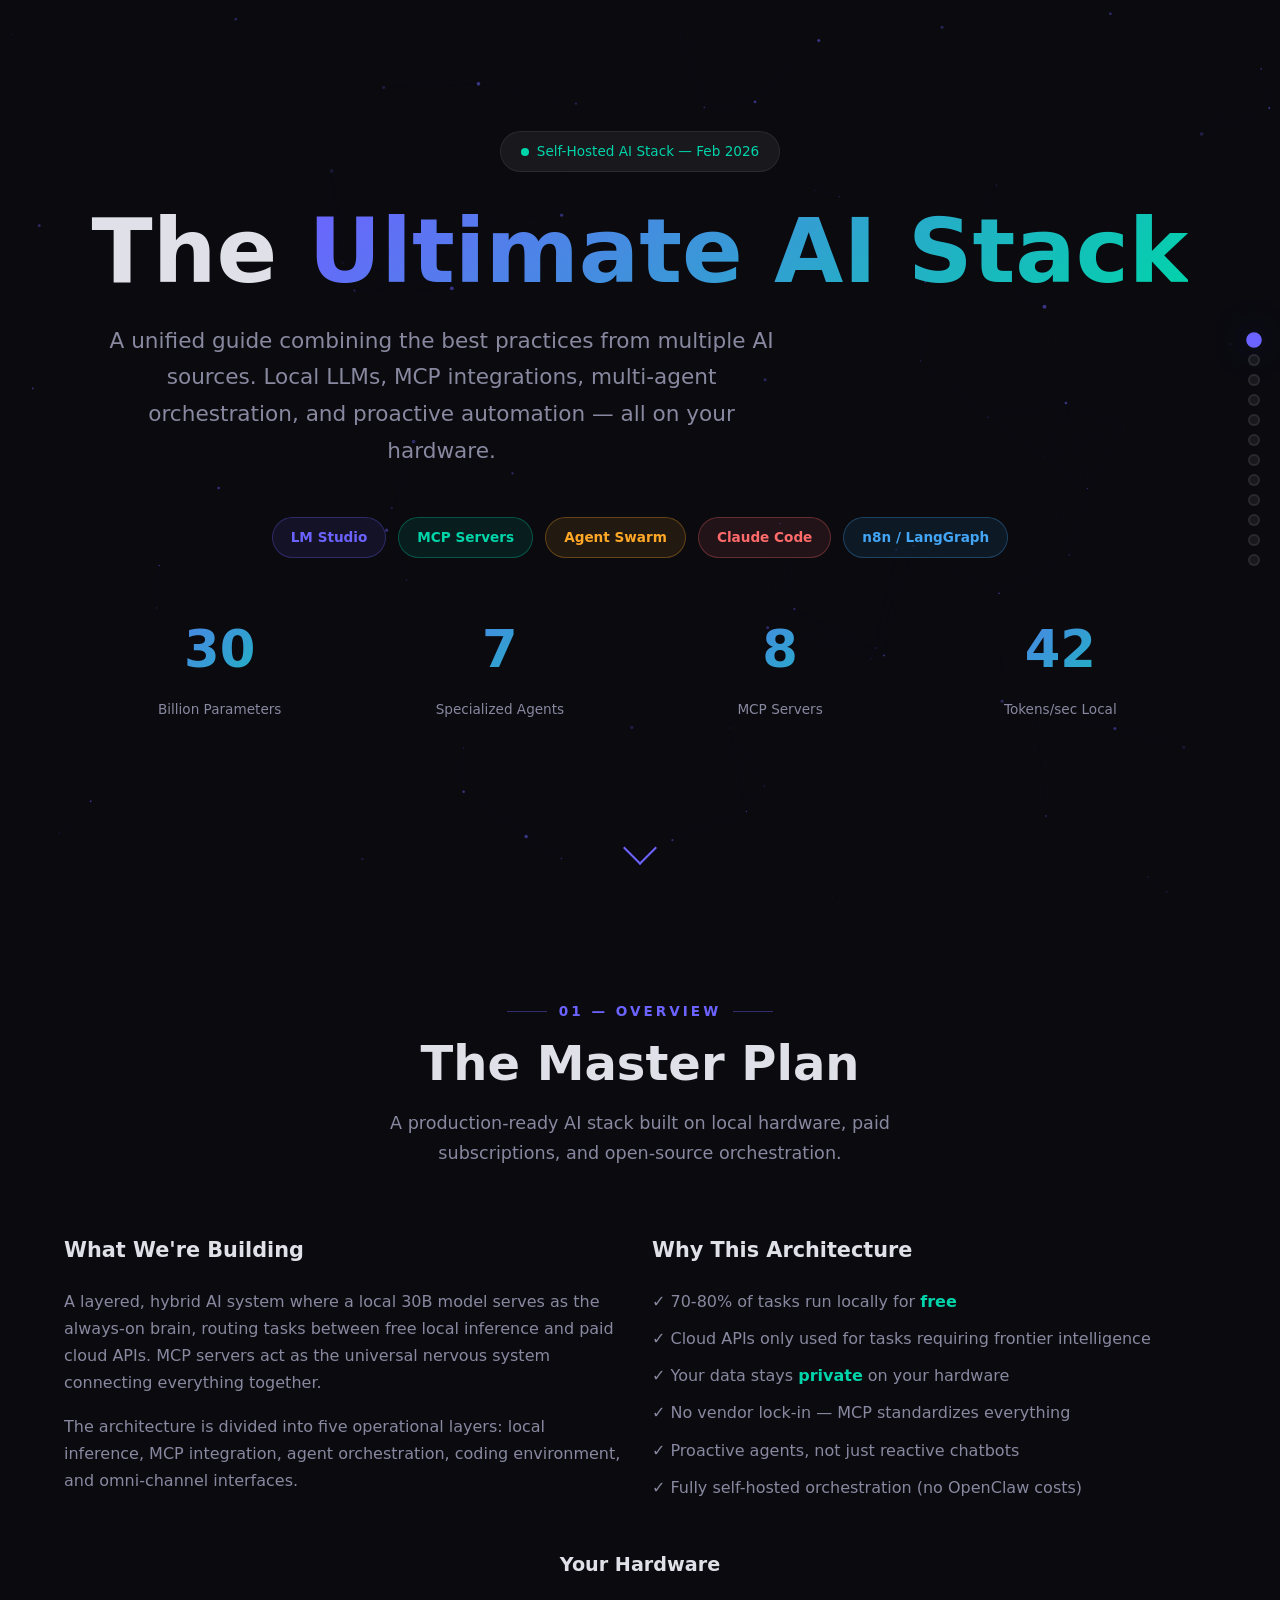
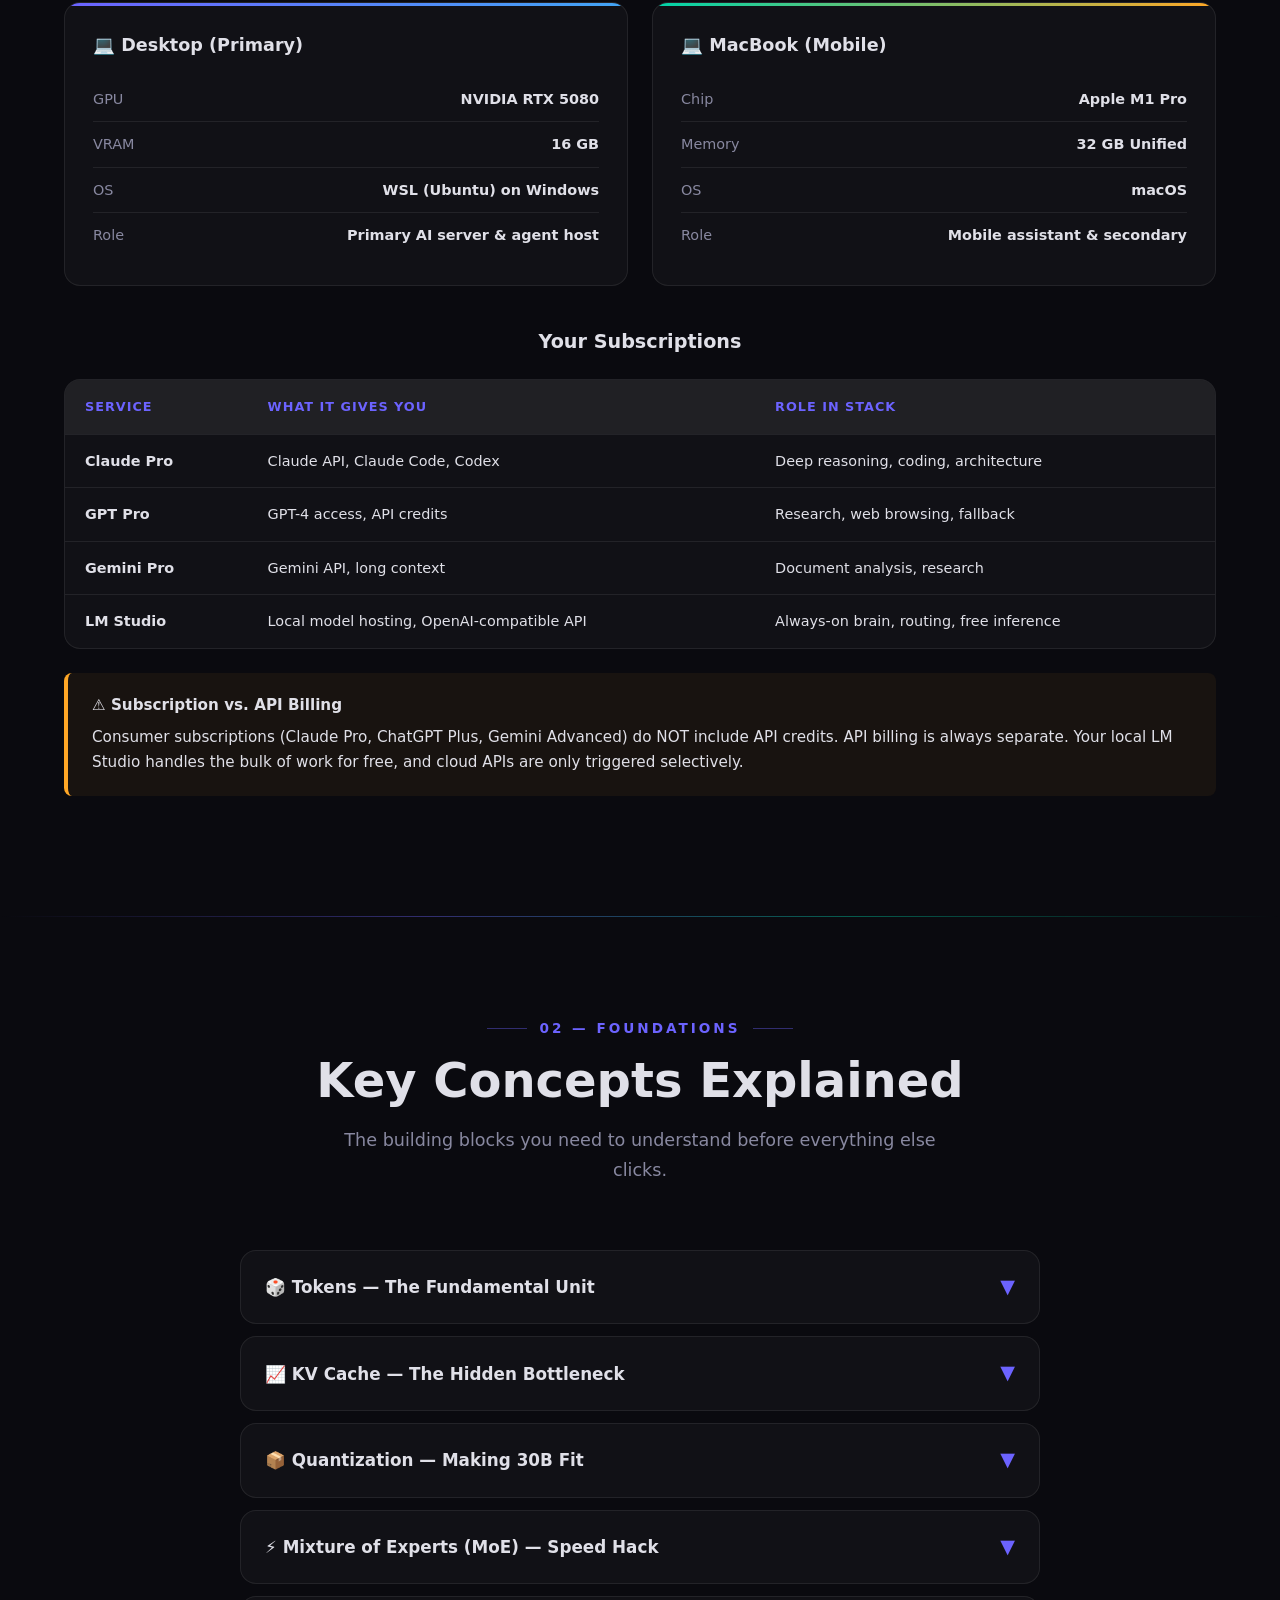
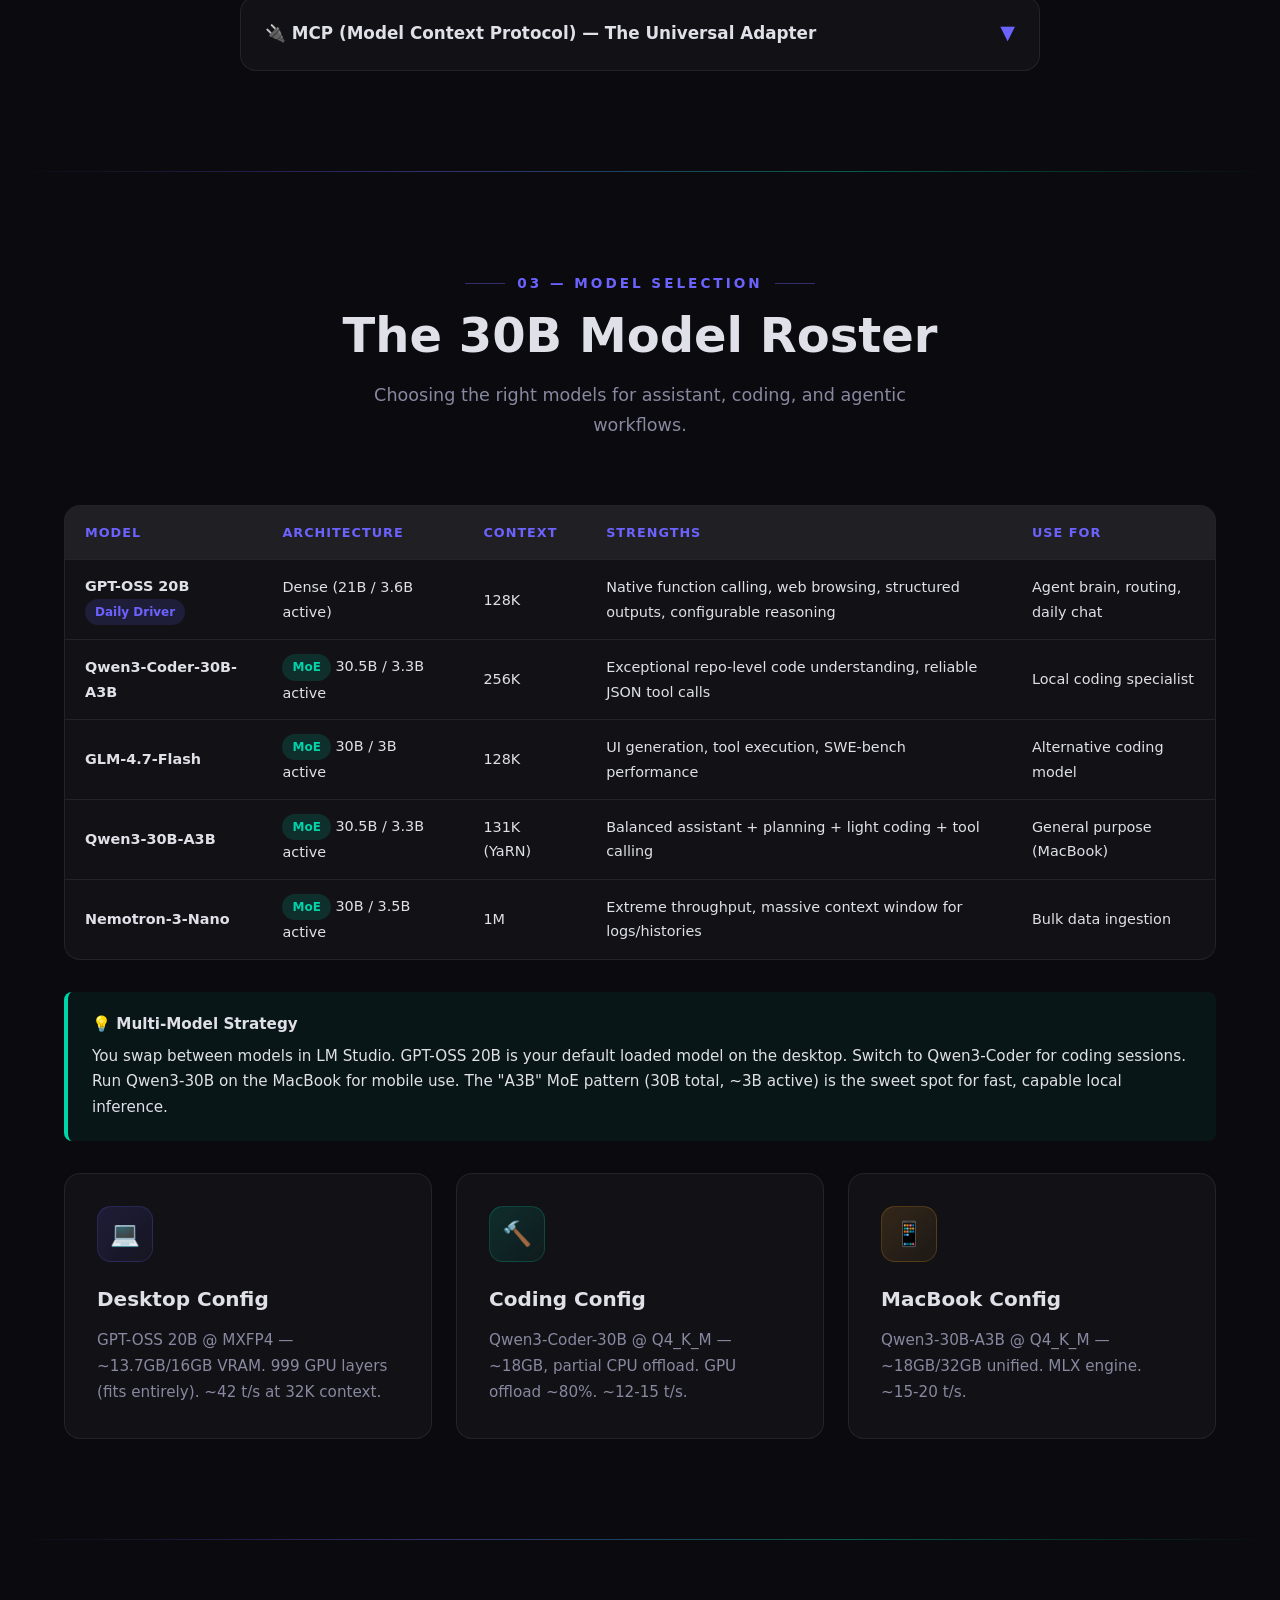
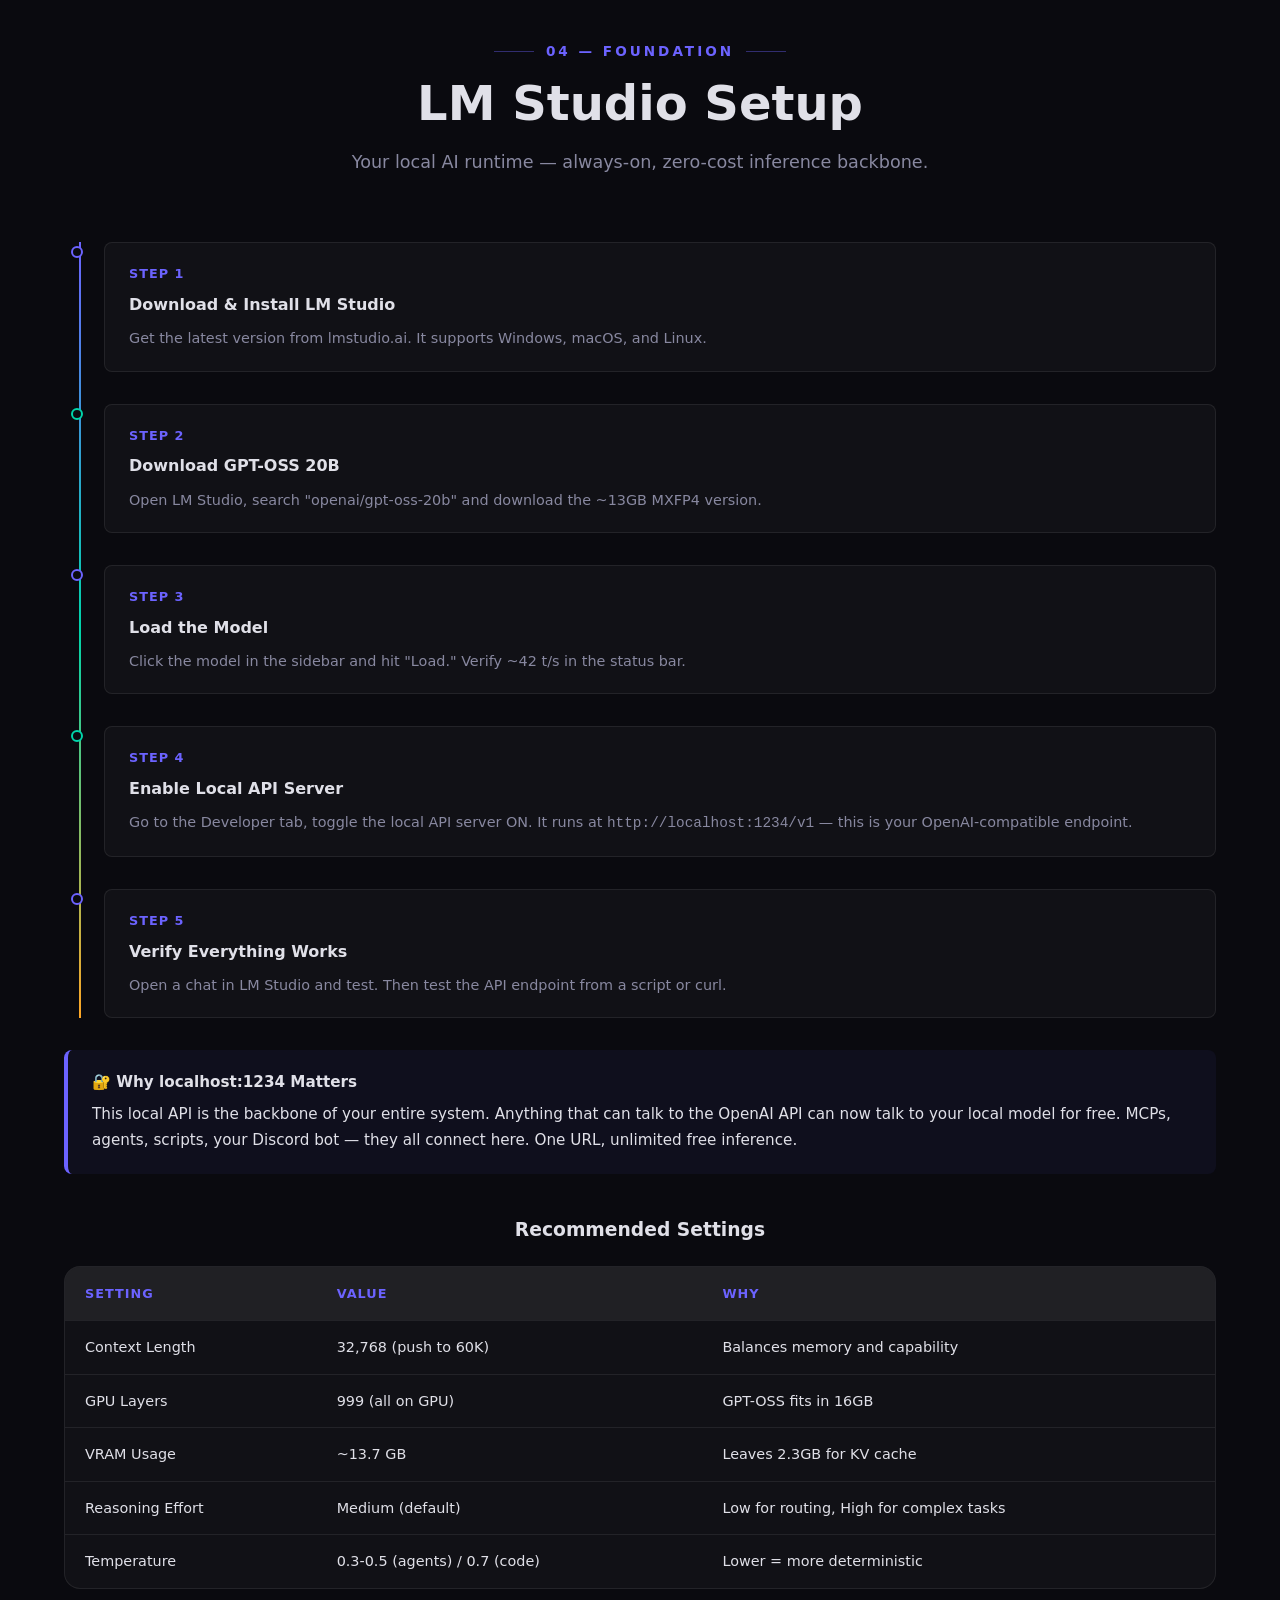
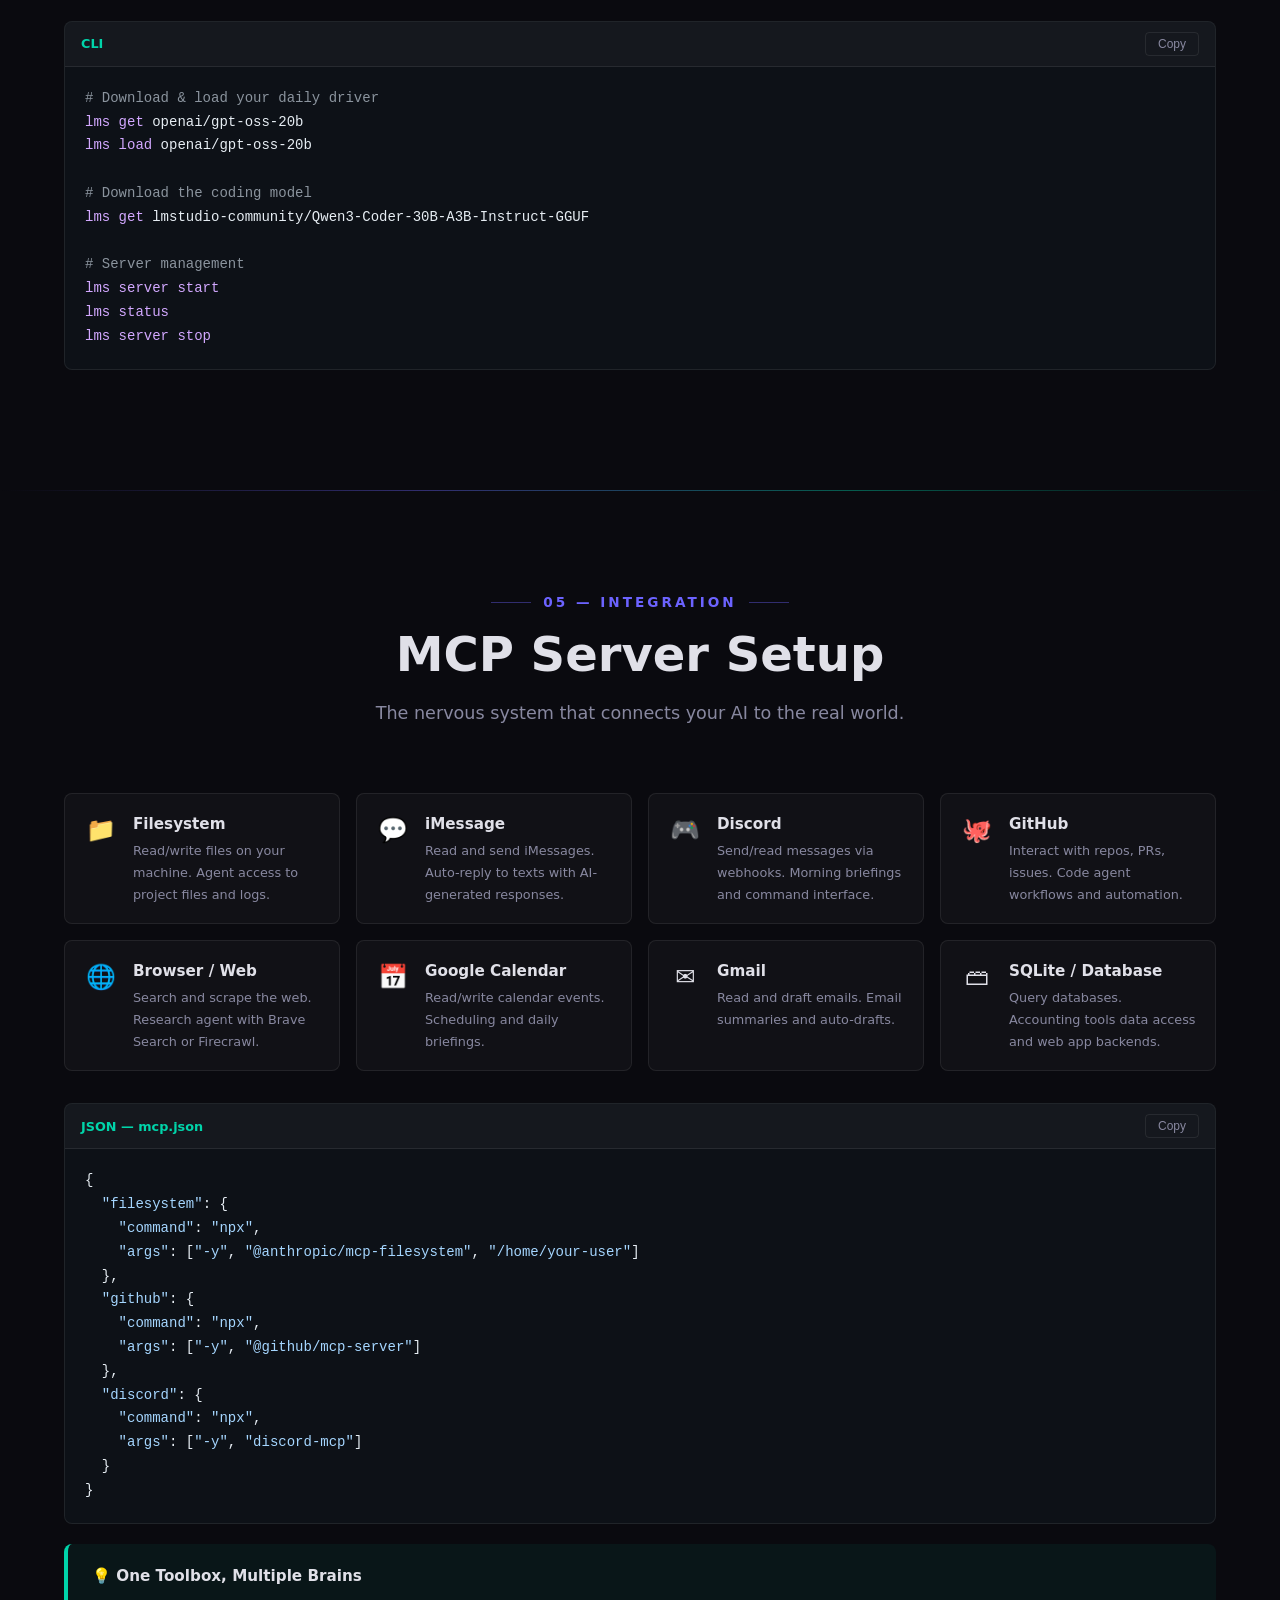
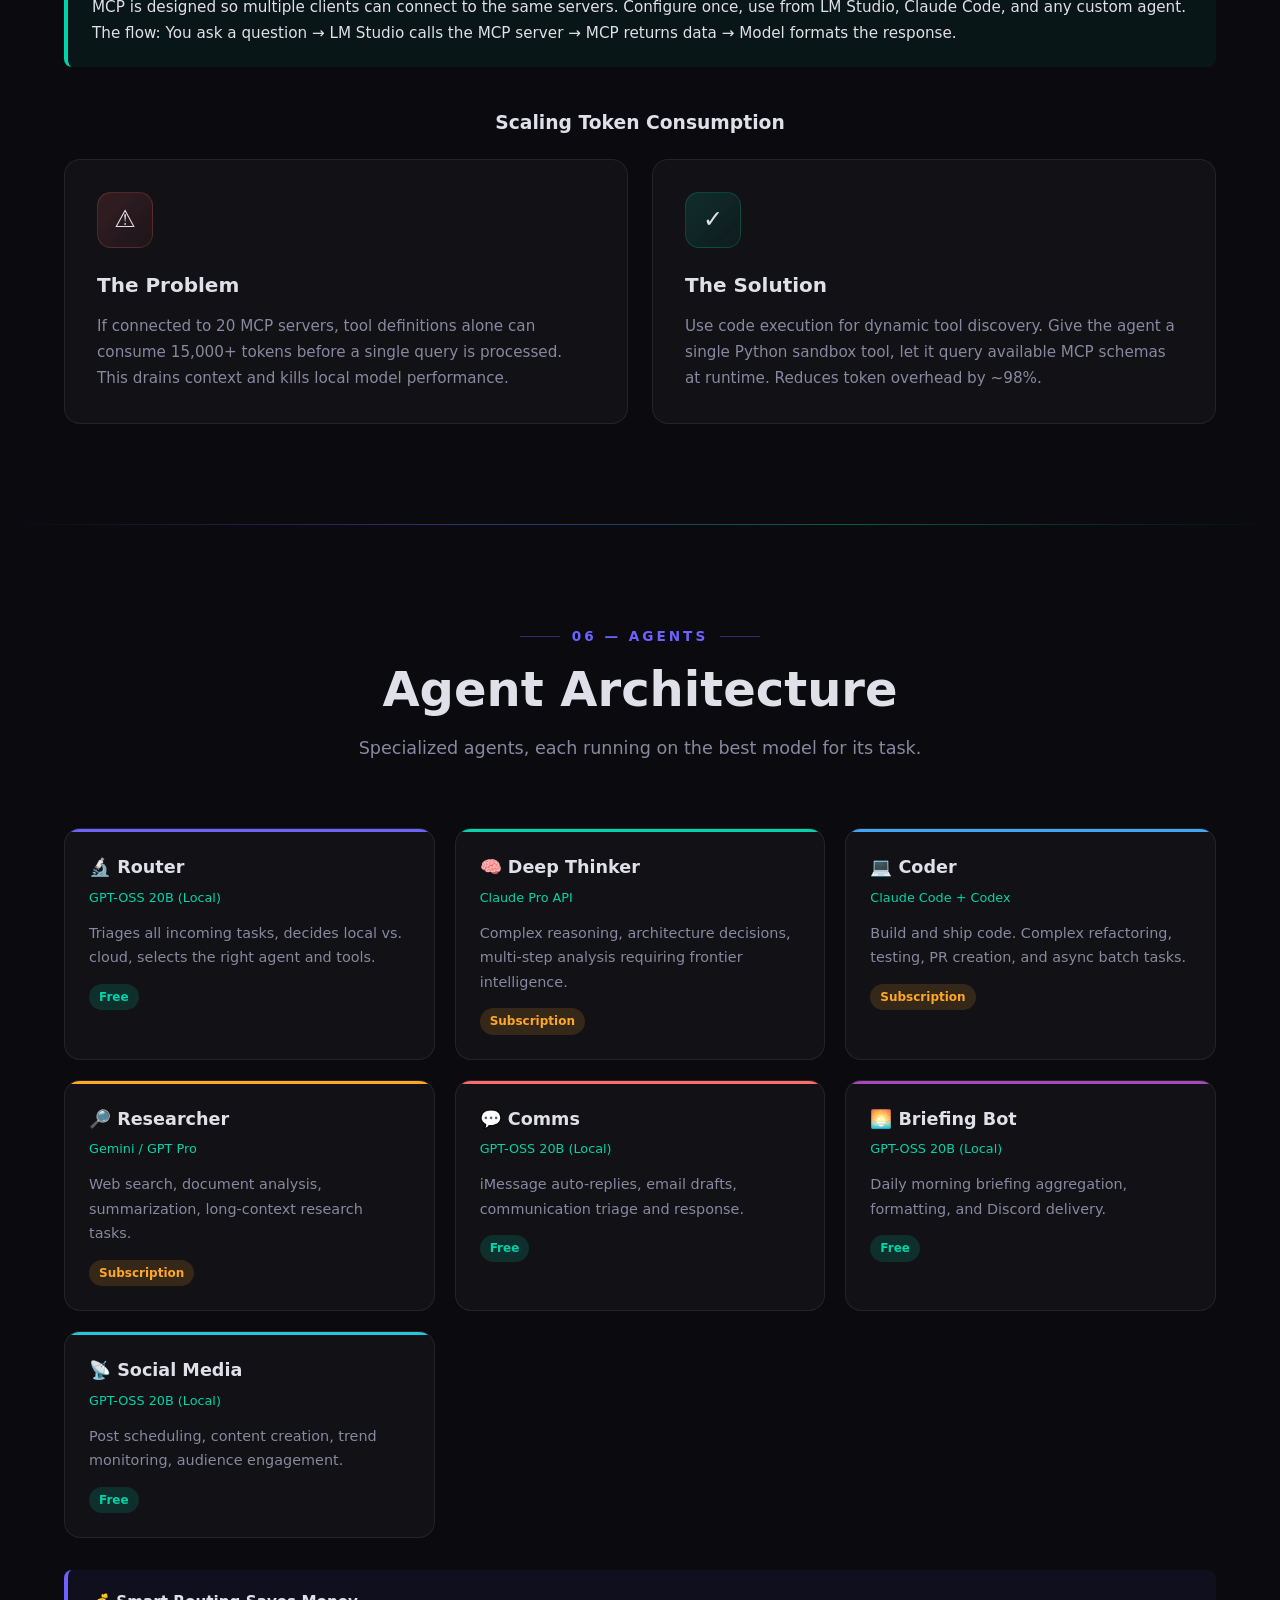
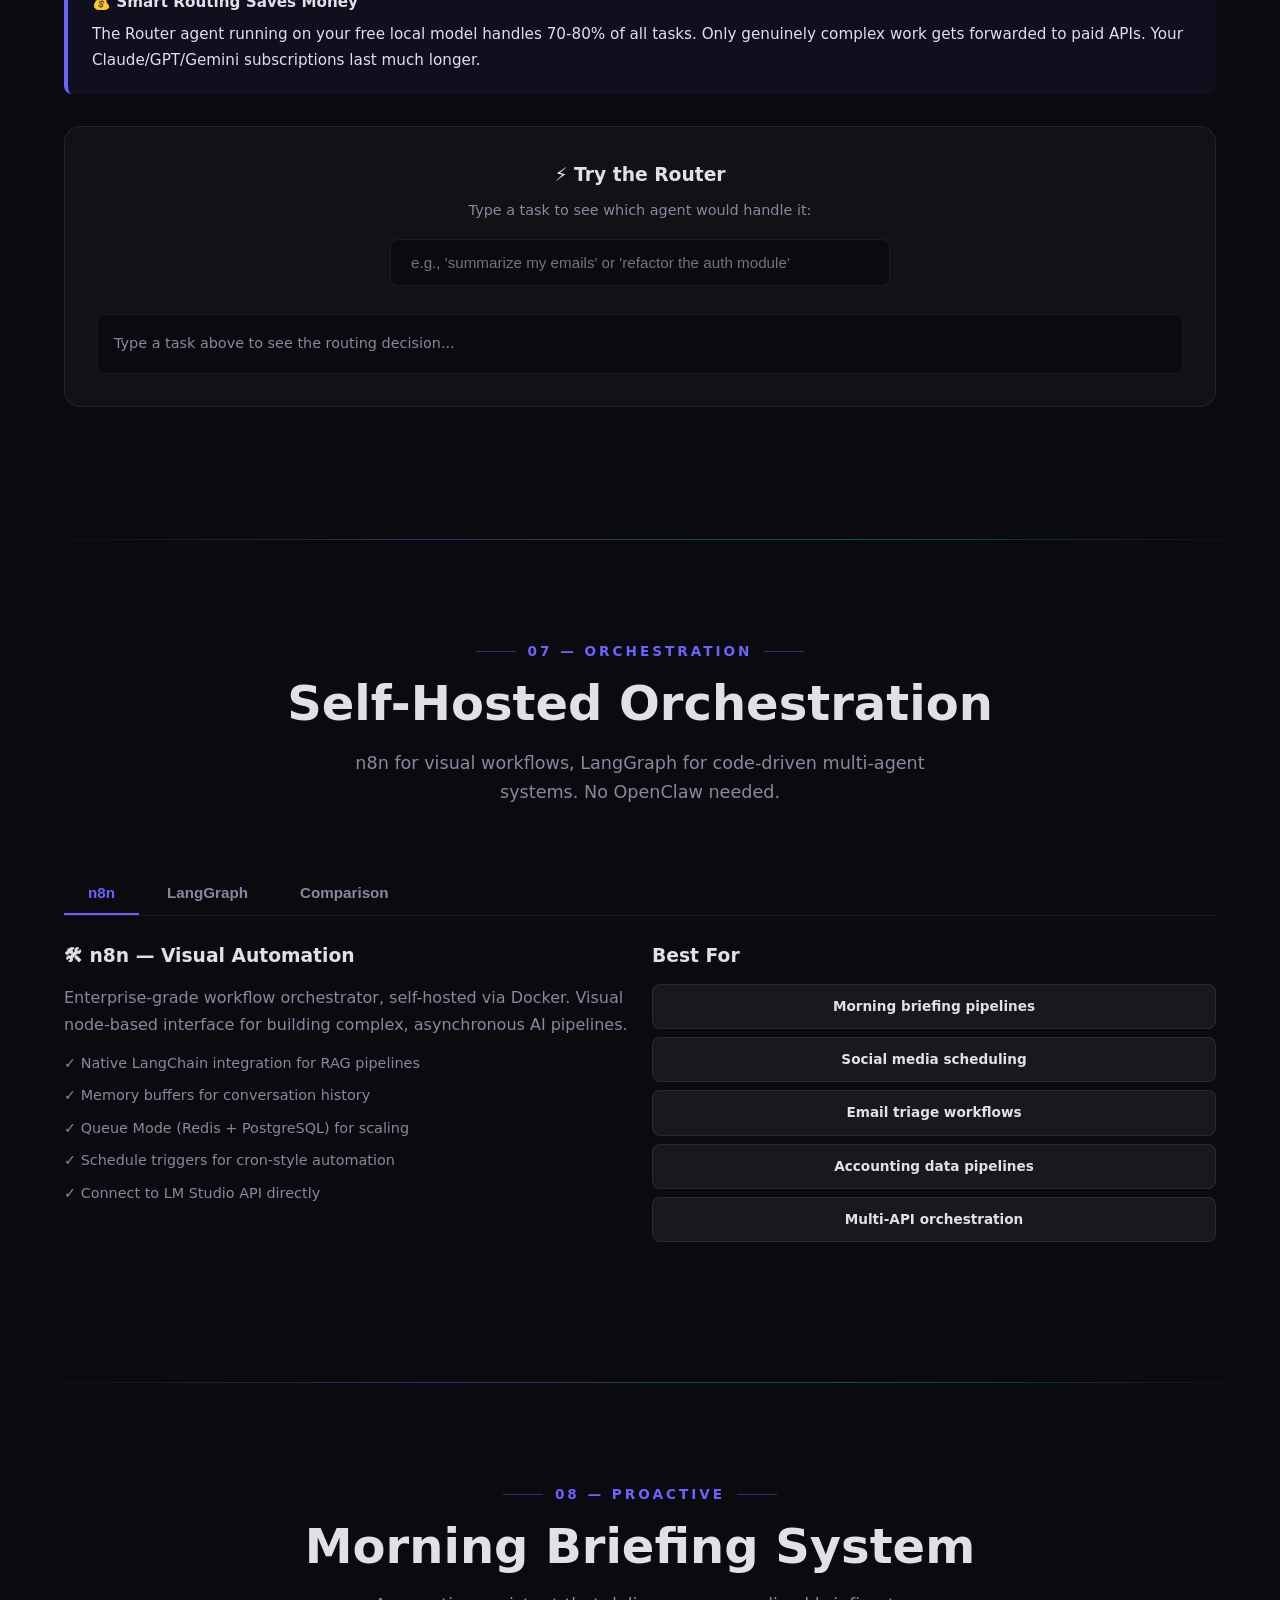
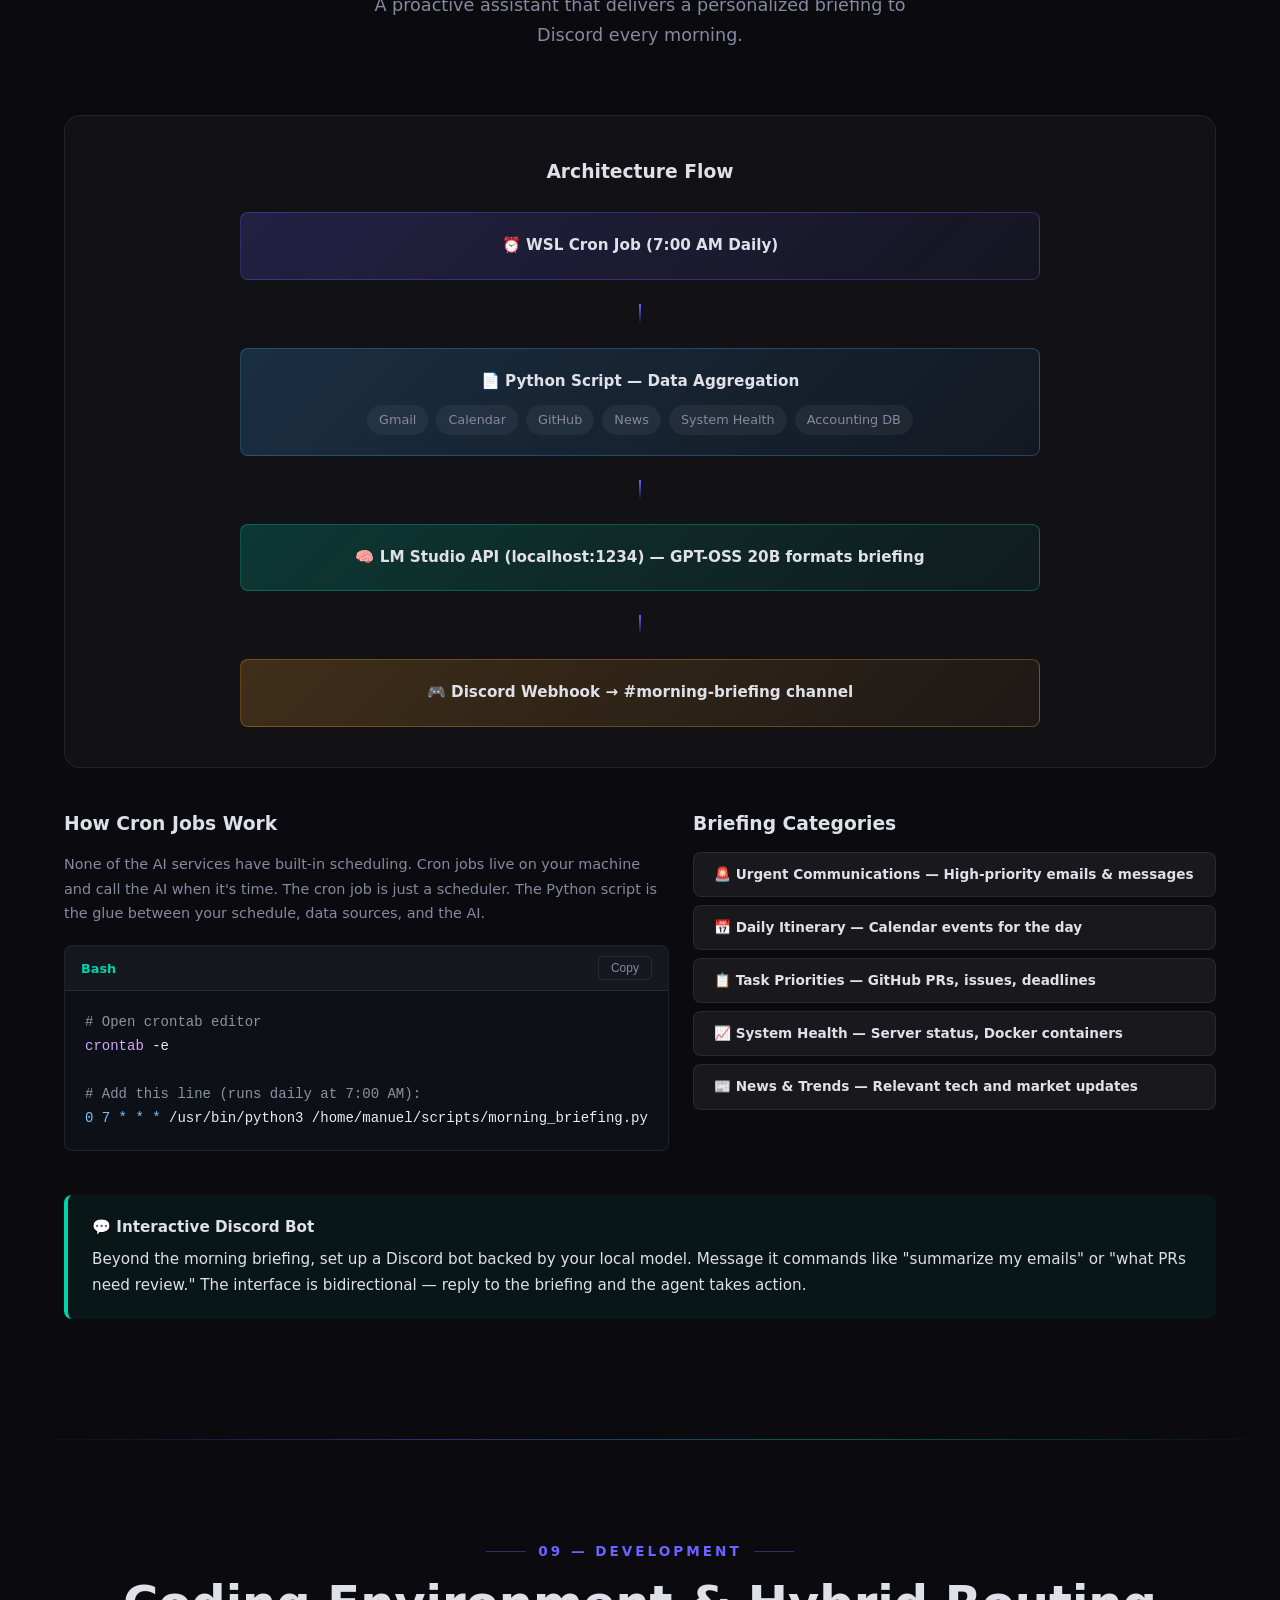
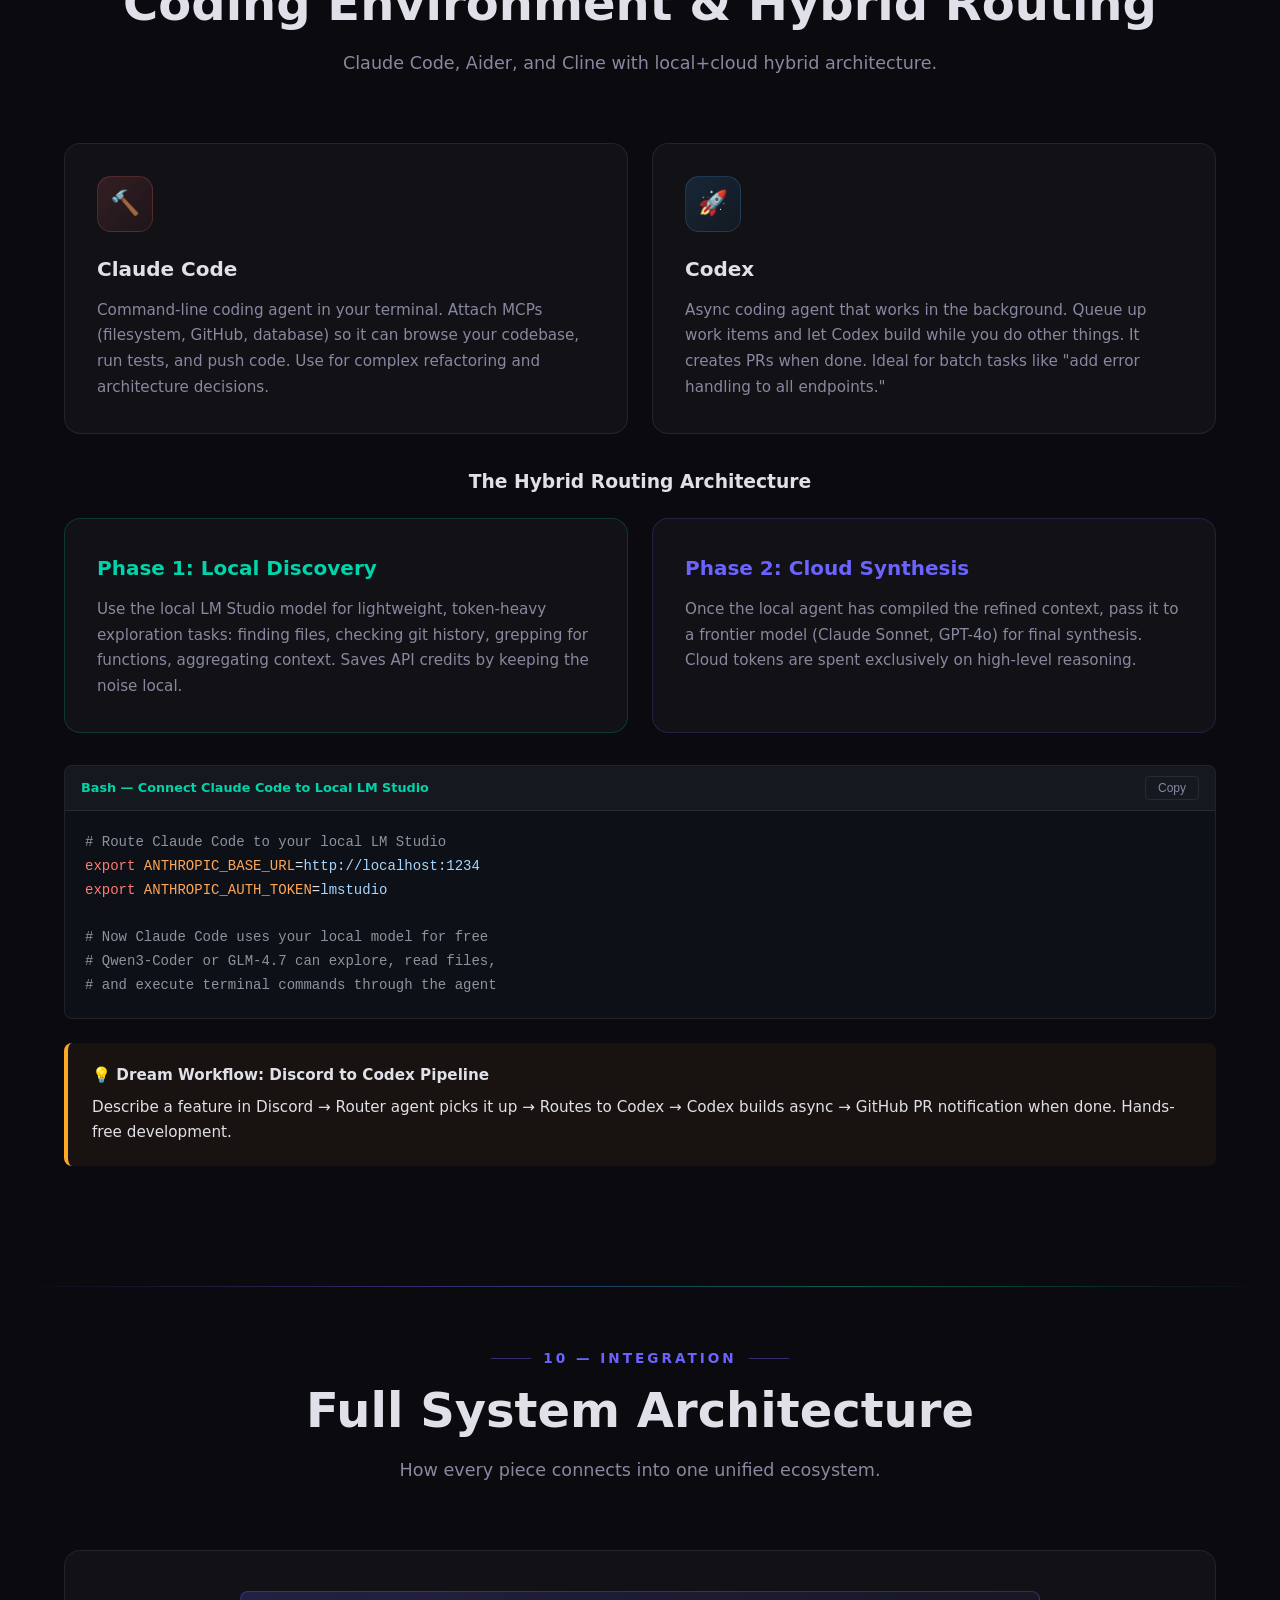
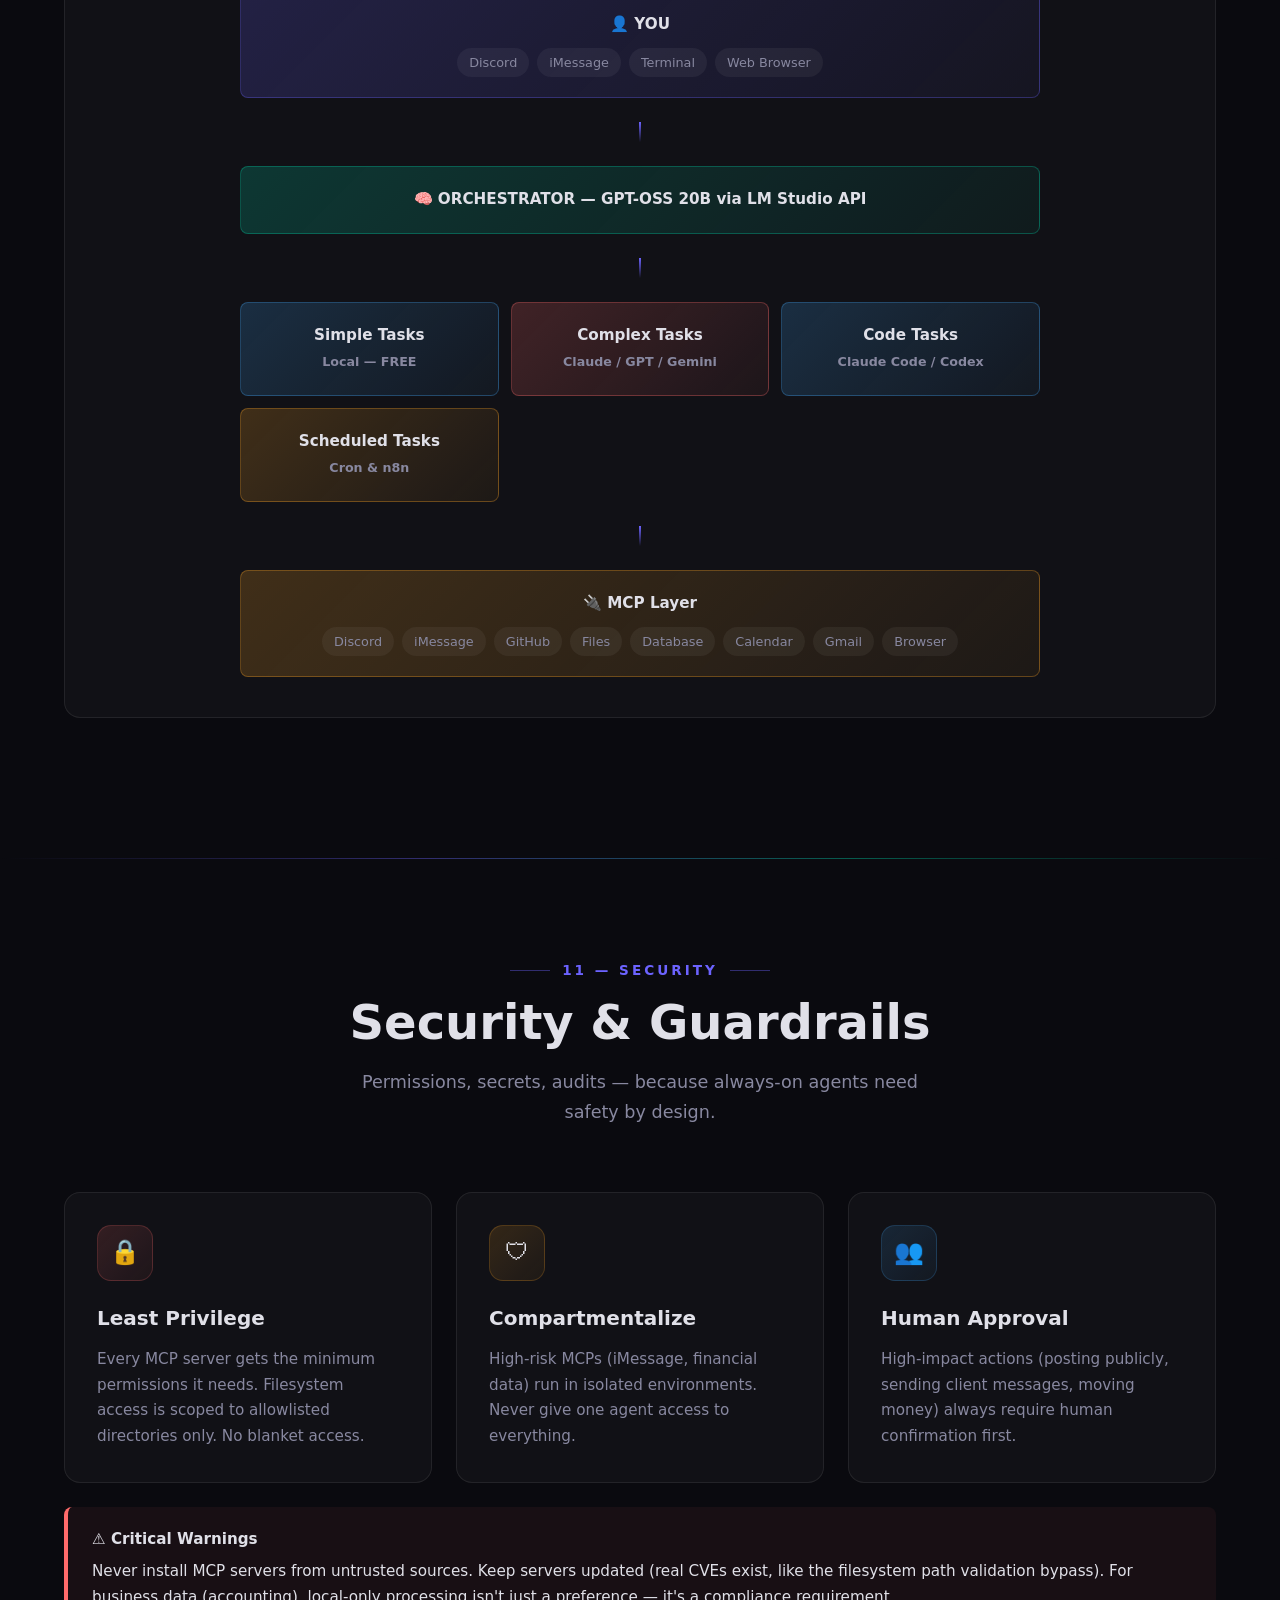
<file: ultimate-guide.html>
<!DOCTYPE html>
<html lang="en">
<head>
<meta charset="UTF-8">
<meta name="viewport" content="width=device-width, initial-scale=1.0">
<title>The Ultimate AI Stack | LM Studio + MCP + Agents</title>
<style>
/* ===== RESET & BASE ===== */
*, *::before, *::after { margin: 0; padding: 0; box-sizing: border-box; }
:root {
  --bg: #0a0a0f;
  --bg2: #12121a;
  --bg3: #1a1a2e;
  --surface: rgba(255,255,255,0.03);
  --surface2: rgba(255,255,255,0.06);
  --border: rgba(255,255,255,0.08);
  --text: #e0e0e8;
  --text-dim: #8888a0;
  --accent: #6c63ff;
  --accent2: #00d4aa;
  --accent3: #ff6b6b;
  --accent4: #ffa726;
  --accent5: #42a5f5;
  --glow: 0 0 30px rgba(108,99,255,0.3);
  --glow2: 0 0 30px rgba(0,212,170,0.3);
  --radius: 16px;
  --radius-sm: 8px;
  --transition: 0.3s cubic-bezier(0.4, 0, 0.2, 1);
}
html { scroll-behavior: smooth; font-size: 16px; }
body {
  font-family: 'Segoe UI', system-ui, -apple-system, sans-serif;
  background: var(--bg);
  color: var(--text);
  line-height: 1.7;
  overflow-x: hidden;
  -webkit-font-smoothing: antialiased;
}
::selection { background: var(--accent); color: #fff; }
::-webkit-scrollbar { width: 6px; }
::-webkit-scrollbar-track { background: var(--bg); }
::-webkit-scrollbar-thumb { background: var(--accent); border-radius: 3px; }
a { color: var(--accent2); text-decoration: none; transition: var(--transition); }
a:hover { color: #fff; text-shadow: var(--glow2); }

/* ===== PARTICLE CANVAS ===== */
#particles { position: fixed; inset: 0; z-index: 0; pointer-events: none; }

/* ===== PROGRESS BAR ===== */
#progress-bar {
  position: fixed; top: 0; left: 0; height: 3px; z-index: 9999;
  background: linear-gradient(90deg, var(--accent), var(--accent2), var(--accent4));
  transition: width 0.1s linear; width: 0%;
  box-shadow: 0 0 10px var(--accent), 0 0 20px var(--accent2);
}

/* ===== FLOATING NAV ===== */
.nav-float {
  position: fixed; top: 50%; right: 20px; transform: translateY(-50%);
  z-index: 1000; display: flex; flex-direction: column; gap: 8px;
}
.nav-dot {
  width: 12px; height: 12px; border-radius: 50%;
  background: var(--surface2); border: 2px solid var(--border);
  cursor: pointer; transition: var(--transition); position: relative;
}
.nav-dot:hover, .nav-dot.active {
  background: var(--accent); border-color: var(--accent);
  box-shadow: var(--glow); transform: scale(1.3);
}
.nav-dot .nav-label {
  position: absolute; right: 24px; top: 50%; transform: translateY(-50%);
  background: var(--bg3); color: var(--text); padding: 4px 12px;
  border-radius: var(--radius-sm); font-size: 0.75rem; white-space: nowrap;
  opacity: 0; pointer-events: none; transition: var(--transition);
  border: 1px solid var(--border);
}
.nav-dot:hover .nav-label { opacity: 1; }

/* ===== LAYOUT ===== */
.container {
  max-width: 1200px; margin: 0 auto; padding: 0 24px;
  position: relative; z-index: 1;
}
@media (min-width: 2000px) { .container { max-width: 1600px; } }
@media (min-width: 2560px) { .container { max-width: 1920px; } }

/* ===== HERO ===== */
.hero {
  min-height: 100vh; display: flex; flex-direction: column;
  align-items: center; justify-content: center; text-align: center;
  position: relative; padding: 40px 24px;
}
.hero-badge {
  display: inline-flex; align-items: center; gap: 8px;
  background: var(--surface2); border: 1px solid var(--border);
  padding: 8px 20px; border-radius: 100px; font-size: 0.85rem;
  color: var(--accent2); margin-bottom: 32px;
  animation: fadeSlideUp 0.8s ease both 0.2s;
}
.hero-badge .pulse {
  width: 8px; height: 8px; border-radius: 50%;
  background: var(--accent2); animation: pulse 2s infinite;
}
.hero h1 {
  font-size: clamp(2.5rem, 7vw, 6rem); font-weight: 800;
  line-height: 1.05; margin-bottom: 24px;
  animation: fadeSlideUp 0.8s ease both 0.4s;
}
.hero h1 .gradient-text {
  background: linear-gradient(135deg, var(--accent), var(--accent2), var(--accent4));
  -webkit-background-clip: text; -webkit-text-fill-color: transparent;
  background-size: 200% 200%; animation: gradientShift 4s ease infinite;
}
.hero .subtitle {
  font-size: clamp(1rem, 2vw, 1.35rem); color: var(--text-dim);
  max-width: 700px; margin-bottom: 48px;
  animation: fadeSlideUp 0.8s ease both 0.6s;
}
.hero-chips {
  display: flex; flex-wrap: wrap; gap: 12px; justify-content: center;
  margin-bottom: 48px; animation: fadeSlideUp 0.8s ease both 0.8s;
}
.chip {
  padding: 8px 18px; border-radius: 100px; font-size: 0.85rem;
  font-weight: 600; border: 1px solid; cursor: default;
  transition: var(--transition);
}
.chip:hover { transform: translateY(-2px); }
.chip--purple { background: rgba(108,99,255,0.1); border-color: rgba(108,99,255,0.3); color: var(--accent); }
.chip--green { background: rgba(0,212,170,0.1); border-color: rgba(0,212,170,0.3); color: var(--accent2); }
.chip--orange { background: rgba(255,167,38,0.1); border-color: rgba(255,167,38,0.3); color: var(--accent4); }
.chip--red { background: rgba(255,107,107,0.1); border-color: rgba(255,107,107,0.3); color: var(--accent3); }
.chip--blue { background: rgba(66,165,245,0.1); border-color: rgba(66,165,245,0.3); color: var(--accent5); }

.scroll-indicator {
  animation: fadeSlideUp 0.8s ease both 1s;
  position: absolute; bottom: 40px;
}
.scroll-arrow {
  width: 24px; height: 24px; border-right: 2px solid var(--accent);
  border-bottom: 2px solid var(--accent); transform: rotate(45deg);
  animation: bounce 2s infinite;
}

/* ===== SECTIONS ===== */
section { padding: 100px 0; position: relative; }
.section-header {
  text-align: center; margin-bottom: 64px;
}
.section-number {
  font-size: 0.85rem; font-weight: 700; color: var(--accent);
  letter-spacing: 3px; text-transform: uppercase; margin-bottom: 12px;
  display: flex; align-items: center; justify-content: center; gap: 12px;
}
.section-number::before, .section-number::after {
  content: ''; width: 40px; height: 1px; background: var(--accent); opacity: 0.4;
}
.section-title {
  font-size: clamp(1.8rem, 4vw, 3rem); font-weight: 800;
  margin-bottom: 16px; line-height: 1.2;
}
.section-desc {
  font-size: 1.1rem; color: var(--text-dim); max-width: 600px; margin: 0 auto;
}

/* ===== CARDS ===== */
.card {
  background: var(--surface); border: 1px solid var(--border);
  border-radius: var(--radius); padding: 32px; position: relative;
  overflow: hidden; transition: var(--transition);
}
.card::before {
  content: ''; position: absolute; inset: 0;
  background: radial-gradient(600px circle at var(--mx, 50%) var(--my, 50%),
    rgba(108,99,255,0.06), transparent 40%);
  opacity: 0; transition: opacity 0.3s;
}
.card:hover::before { opacity: 1; }
.card:hover {
  border-color: rgba(108,99,255,0.2);
  transform: translateY(-4px);
  box-shadow: 0 20px 60px rgba(0,0,0,0.3);
}

/* ===== GRID LAYOUTS ===== */
.grid-2 { display: grid; grid-template-columns: repeat(2, 1fr); gap: 24px; }
.grid-3 { display: grid; grid-template-columns: repeat(3, 1fr); gap: 24px; }
.grid-4 { display: grid; grid-template-columns: repeat(4, 1fr); gap: 24px; }
@media (max-width: 1024px) {
  .grid-3 { grid-template-columns: repeat(2, 1fr); }
  .grid-4 { grid-template-columns: repeat(2, 1fr); }
}
@media (max-width: 640px) {
  .grid-2, .grid-3, .grid-4 { grid-template-columns: 1fr; }
}

/* ===== ICON BADGES ===== */
.icon-badge {
  width: 56px; height: 56px; border-radius: 14px;
  display: flex; align-items: center; justify-content: center;
  font-size: 1.5rem; margin-bottom: 20px;
  background: linear-gradient(135deg, rgba(108,99,255,0.15), rgba(108,99,255,0.05));
  border: 1px solid rgba(108,99,255,0.2);
}
.icon-badge--green {
  background: linear-gradient(135deg, rgba(0,212,170,0.15), rgba(0,212,170,0.05));
  border-color: rgba(0,212,170,0.2);
}
.icon-badge--orange {
  background: linear-gradient(135deg, rgba(255,167,38,0.15), rgba(255,167,38,0.05));
  border-color: rgba(255,167,38,0.2);
}
.icon-badge--red {
  background: linear-gradient(135deg, rgba(255,107,107,0.15), rgba(255,107,107,0.05));
  border-color: rgba(255,107,107,0.2);
}
.icon-badge--blue {
  background: linear-gradient(135deg, rgba(66,165,245,0.15), rgba(66,165,245,0.05));
  border-color: rgba(66,165,245,0.2);
}

.card h3 { font-size: 1.25rem; font-weight: 700; margin-bottom: 12px; }
.card p { color: var(--text-dim); font-size: 0.95rem; }

/* ===== TABLE OF CONTENTS ===== */
.toc-grid {
  display: grid; grid-template-columns: repeat(auto-fit, minmax(280px, 1fr));
  gap: 16px; margin-top: 32px;
}
.toc-item {
  display: flex; align-items: center; gap: 16px; padding: 16px 20px;
  background: var(--surface); border: 1px solid var(--border);
  border-radius: var(--radius-sm); cursor: pointer;
  transition: var(--transition); text-decoration: none; color: var(--text);
}
.toc-item:hover {
  border-color: var(--accent); background: var(--surface2);
  transform: translateX(6px); color: #fff;
}
.toc-num {
  font-size: 1.5rem; font-weight: 800; color: var(--accent);
  min-width: 40px; text-align: center;
}
.toc-label { font-weight: 600; font-size: 0.95rem; }

/* ===== HARDWARE / SPECS ===== */
.spec-grid { display: grid; grid-template-columns: repeat(auto-fit, minmax(300px, 1fr)); gap: 24px; }
.spec-card {
  background: var(--surface); border: 1px solid var(--border);
  border-radius: var(--radius); padding: 28px; position: relative; overflow: hidden;
}
.spec-card::after {
  content: ''; position: absolute; top: 0; left: 0; right: 0; height: 3px;
}
.spec-card--desktop::after { background: linear-gradient(90deg, var(--accent), var(--accent5)); }
.spec-card--macbook::after { background: linear-gradient(90deg, var(--accent2), var(--accent4)); }
.spec-card h4 {
  font-size: 1.1rem; font-weight: 700; margin-bottom: 16px;
  display: flex; align-items: center; gap: 10px;
}
.spec-row {
  display: flex; justify-content: space-between; padding: 10px 0;
  border-bottom: 1px solid var(--border); font-size: 0.9rem;
}
.spec-row:last-child { border-bottom: none; }
.spec-label { color: var(--text-dim); }
.spec-value { font-weight: 600; color: var(--text); }

/* ===== CONCEPT EXPLAINERS ===== */
.concept-card {
  background: var(--surface); border: 1px solid var(--border);
  border-radius: var(--radius); overflow: hidden;
  transition: var(--transition);
}
.concept-header {
  padding: 20px 24px; cursor: pointer;
  display: flex; align-items: center; justify-content: space-between;
  font-weight: 700; font-size: 1.05rem;
  transition: var(--transition);
}
.concept-header:hover { background: var(--surface2); }
.concept-arrow {
  transition: transform 0.3s; font-size: 1.2rem; color: var(--accent);
}
.concept-card.open .concept-arrow { transform: rotate(180deg); }
.concept-body {
  max-height: 0; overflow: hidden; transition: max-height 0.5s cubic-bezier(0.4,0,0.2,1);
  padding: 0 24px;
}
.concept-card.open .concept-body { max-height: 600px; padding: 0 24px 24px; }
.concept-body p { color: var(--text-dim); font-size: 0.95rem; margin-bottom: 12px; }
.concept-highlight {
  background: rgba(108,99,255,0.08); border-left: 3px solid var(--accent);
  padding: 12px 16px; border-radius: 0 8px 8px 0; margin: 12px 0;
  font-size: 0.9rem;
}

/* ===== MODEL COMPARISON ===== */
.model-table-wrap {
  overflow-x: auto; border-radius: var(--radius);
  border: 1px solid var(--border); background: var(--surface);
}
.model-table {
  width: 100%; border-collapse: collapse; font-size: 0.9rem;
}
.model-table th {
  padding: 16px 20px; text-align: left; font-weight: 700;
  background: var(--surface2); border-bottom: 1px solid var(--border);
  color: var(--accent); font-size: 0.8rem; text-transform: uppercase;
  letter-spacing: 1px; position: sticky; top: 0;
}
.model-table td {
  padding: 14px 20px; border-bottom: 1px solid var(--border);
}
.model-table tr:last-child td { border-bottom: none; }
.model-table tr:hover td { background: var(--surface2); }
.model-table .badge {
  display: inline-block; padding: 3px 10px; border-radius: 100px;
  font-size: 0.75rem; font-weight: 600;
}
.badge--moe { background: rgba(0,212,170,0.15); color: var(--accent2); }
.badge--dense { background: rgba(255,167,38,0.15); color: var(--accent4); }
.badge--star { background: rgba(108,99,255,0.15); color: var(--accent); }

/* ===== ARCHITECTURE DIAGRAM ===== */
.arch-diagram {
  background: var(--surface); border: 1px solid var(--border);
  border-radius: var(--radius); padding: 40px; margin: 40px 0;
  position: relative; overflow: hidden;
}
.arch-layers {
  display: flex; flex-direction: column; gap: 24px; align-items: center;
}
.arch-layer {
  width: 100%; max-width: 800px; padding: 20px 28px;
  border-radius: var(--radius-sm); text-align: center;
  font-weight: 600; font-size: 0.95rem;
  position: relative; transition: var(--transition);
  cursor: default;
}
.arch-layer:hover { transform: scale(1.02); }
.arch-layer--you {
  background: linear-gradient(135deg, rgba(108,99,255,0.2), rgba(108,99,255,0.05));
  border: 1px solid rgba(108,99,255,0.3);
}
.arch-layer--orch {
  background: linear-gradient(135deg, rgba(0,212,170,0.2), rgba(0,212,170,0.05));
  border: 1px solid rgba(0,212,170,0.3);
}
.arch-layer--mcp {
  background: linear-gradient(135deg, rgba(255,167,38,0.2), rgba(255,167,38,0.05));
  border: 1px solid rgba(255,167,38,0.3);
}
.arch-layer--agents {
  background: linear-gradient(135deg, rgba(66,165,245,0.2), rgba(66,165,245,0.05));
  border: 1px solid rgba(66,165,245,0.3);
}
.arch-layer--cloud {
  background: linear-gradient(135deg, rgba(255,107,107,0.2), rgba(255,107,107,0.05));
  border: 1px solid rgba(255,107,107,0.3);
}
.arch-connector {
  width: 2px; height: 20px;
  background: linear-gradient(180deg, var(--accent), transparent);
  margin: 0 auto;
}
.arch-sub {
  display: flex; flex-wrap: wrap; gap: 8px; justify-content: center;
  margin-top: 10px;
}
.arch-sub-item {
  padding: 4px 12px; background: rgba(255,255,255,0.05);
  border-radius: 100px; font-size: 0.8rem; font-weight: 500;
  color: var(--text-dim);
}

/* ===== CODE BLOCKS ===== */
.code-block {
  background: #0d1117; border: 1px solid var(--border);
  border-radius: var(--radius-sm); overflow: hidden; margin: 20px 0;
}
.code-header {
  display: flex; justify-content: space-between; align-items: center;
  padding: 10px 16px; background: rgba(255,255,255,0.03);
  border-bottom: 1px solid var(--border); font-size: 0.8rem;
}
.code-lang { color: var(--accent2); font-weight: 600; }
.code-copy {
  background: none; border: 1px solid var(--border); color: var(--text-dim);
  padding: 4px 12px; border-radius: 4px; cursor: pointer;
  font-size: 0.75rem; transition: var(--transition);
}
.code-copy:hover { border-color: var(--accent); color: var(--accent); }
.code-copy.copied { border-color: var(--accent2); color: var(--accent2); }
pre {
  padding: 20px; overflow-x: auto; font-family: 'Cascadia Code', 'Fira Code', monospace;
  font-size: 0.875rem; line-height: 1.7; color: #e6edf3;
}
.code-kw { color: #ff7b72; }
.code-str { color: #a5d6ff; }
.code-cm { color: #8b949e; }
.code-fn { color: #d2a8ff; }
.code-num { color: #79c0ff; }
.code-var { color: #ffa657; }

/* ===== AGENT CARDS ===== */
.agent-grid { display: grid; grid-template-columns: repeat(auto-fit, minmax(280px, 1fr)); gap: 20px; }
.agent-card {
  background: var(--surface); border: 1px solid var(--border);
  border-radius: var(--radius); padding: 24px; transition: var(--transition);
  position: relative; overflow: hidden;
}
.agent-card::before {
  content: ''; position: absolute; top: 0; left: 0; right: 0; height: 3px;
}
.agent-card:nth-child(1)::before { background: var(--accent); }
.agent-card:nth-child(2)::before { background: var(--accent2); }
.agent-card:nth-child(3)::before { background: var(--accent5); }
.agent-card:nth-child(4)::before { background: var(--accent4); }
.agent-card:nth-child(5)::before { background: var(--accent3); }
.agent-card:nth-child(6)::before { background: #ab47bc; }
.agent-card:nth-child(7)::before { background: #26c6da; }
.agent-card:hover { transform: translateY(-4px); border-color: rgba(255,255,255,0.12); }
.agent-name { font-weight: 700; font-size: 1.1rem; margin-bottom: 4px; }
.agent-model { font-size: 0.8rem; color: var(--accent2); margin-bottom: 12px; }
.agent-desc { font-size: 0.9rem; color: var(--text-dim); margin-bottom: 12px; }
.agent-cost {
  display: inline-block; padding: 3px 10px; border-radius: 100px;
  font-size: 0.75rem; font-weight: 600;
}
.agent-cost--free { background: rgba(0,212,170,0.15); color: var(--accent2); }
.agent-cost--paid { background: rgba(255,167,38,0.15); color: var(--accent4); }

/* ===== TIMELINE ===== */
.timeline { position: relative; padding-left: 40px; }
.timeline::before {
  content: ''; position: absolute; left: 15px; top: 0; bottom: 0;
  width: 2px; background: linear-gradient(180deg, var(--accent), var(--accent2), var(--accent4));
}
.timeline-item { position: relative; margin-bottom: 32px; }
.timeline-dot {
  position: absolute; left: -33px; top: 4px; width: 12px; height: 12px;
  border-radius: 50%; border: 2px solid var(--accent);
  background: var(--bg); z-index: 1;
}
.timeline-item:nth-child(even) .timeline-dot { border-color: var(--accent2); }
.timeline-content {
  background: var(--surface); border: 1px solid var(--border);
  border-radius: var(--radius-sm); padding: 20px 24px;
}
.timeline-step {
  font-size: 0.8rem; color: var(--accent); font-weight: 700;
  letter-spacing: 1px; margin-bottom: 6px;
}
.timeline-title { font-weight: 700; margin-bottom: 8px; }
.timeline-desc { font-size: 0.9rem; color: var(--text-dim); }

/* ===== QUANT TABLE ===== */
.quant-bar {
  height: 8px; border-radius: 4px; background: var(--surface2);
  overflow: hidden; margin-top: 8px;
}
.quant-fill {
  height: 100%; border-radius: 4px; transition: width 1.5s ease;
}

/* ===== TABS ===== */
.tabs { margin: 40px 0; }
.tab-header {
  display: flex; gap: 4px; margin-bottom: 24px; overflow-x: auto;
  border-bottom: 1px solid var(--border); padding-bottom: 0;
}
.tab-btn {
  padding: 12px 24px; background: none; border: none;
  color: var(--text-dim); font-size: 0.95rem; font-weight: 600;
  cursor: pointer; position: relative; transition: var(--transition);
  white-space: nowrap; border-bottom: 2px solid transparent;
}
.tab-btn:hover { color: var(--text); }
.tab-btn.active { color: var(--accent); border-bottom-color: var(--accent); }
.tab-panel { display: none; animation: fadeIn 0.4s ease; }
.tab-panel.active { display: block; }

/* ===== CALLOUT BOXES ===== */
.callout {
  padding: 20px 24px; border-radius: var(--radius-sm);
  margin: 20px 0; border-left: 4px solid;
  font-size: 0.95rem;
}
.callout--tip {
  background: rgba(0,212,170,0.06); border-color: var(--accent2); color: var(--text);
}
.callout--warn {
  background: rgba(255,167,38,0.06); border-color: var(--accent4);
}
.callout--danger {
  background: rgba(255,107,107,0.06); border-color: var(--accent3);
}
.callout--info {
  background: rgba(108,99,255,0.06); border-color: var(--accent);
}
.callout strong { display: block; margin-bottom: 6px; }

/* ===== FLOW DIAGRAM ===== */
.flow-row {
  display: flex; align-items: center; justify-content: center;
  flex-wrap: wrap; gap: 12px; margin: 16px 0;
}
.flow-box {
  padding: 10px 20px; border-radius: var(--radius-sm);
  background: var(--surface2); border: 1px solid var(--border);
  font-size: 0.85rem; font-weight: 600; text-align: center;
  transition: var(--transition); min-width: 120px;
}
.flow-box:hover { border-color: var(--accent); transform: scale(1.05); }
.flow-arrow { color: var(--accent); font-size: 1.2rem; }

/* ===== ANIMATED REVEAL ===== */
.reveal {
  opacity: 0; transform: translateY(40px);
  transition: opacity 0.8s ease, transform 0.8s ease;
}
.reveal.visible { opacity: 1; transform: translateY(0); }
.reveal-left {
  opacity: 0; transform: translateX(-40px);
  transition: opacity 0.8s ease, transform 0.8s ease;
}
.reveal-left.visible { opacity: 1; transform: translateX(0); }
.reveal-right {
  opacity: 0; transform: translateX(40px);
  transition: opacity 0.8s ease, transform 0.8s ease;
}
.reveal-right.visible { opacity: 1; transform: translateX(0); }
.reveal-scale {
  opacity: 0; transform: scale(0.9);
  transition: opacity 0.8s ease, transform 0.8s ease;
}
.reveal-scale.visible { opacity: 1; transform: scale(1); }

/* staggered children */
.stagger > * { transition-delay: calc(var(--i, 0) * 0.1s); }

/* ===== STAT COUNTER ===== */
.stat-grid { display: grid; grid-template-columns: repeat(4, 1fr); gap: 24px; margin: 48px 0; }
.stat-card { text-align: center; }
.stat-num {
  font-size: clamp(2rem, 4vw, 3.5rem); font-weight: 800;
  background: linear-gradient(135deg, var(--accent), var(--accent2));
  -webkit-background-clip: text; -webkit-text-fill-color: transparent;
}
.stat-label { font-size: 0.85rem; color: var(--text-dim); margin-top: 4px; }
@media (max-width: 640px) {
  .stat-grid { grid-template-columns: repeat(2, 1fr); }
}

/* ===== INTERACTIVE SWITCH ===== */
.switch-group {
  display: flex; gap: 8px; background: var(--surface);
  padding: 4px; border-radius: 100px; border: 1px solid var(--border);
  width: fit-content; margin: 0 auto 32px;
}
.switch-btn {
  padding: 8px 24px; border: none; background: none;
  color: var(--text-dim); font-size: 0.9rem; font-weight: 600;
  border-radius: 100px; cursor: pointer; transition: var(--transition);
}
.switch-btn.active { background: var(--accent); color: #fff; }

/* ===== MCP SERVER LIST ===== */
.mcp-grid { display: grid; grid-template-columns: repeat(auto-fit, minmax(250px, 1fr)); gap: 16px; }
.mcp-item {
  display: flex; align-items: flex-start; gap: 14px; padding: 18px;
  background: var(--surface); border: 1px solid var(--border);
  border-radius: var(--radius-sm); transition: var(--transition);
}
.mcp-item:hover { border-color: var(--accent); transform: translateY(-2px); }
.mcp-icon {
  font-size: 1.5rem; min-width: 36px; height: 36px;
  display: flex; align-items: center; justify-content: center;
}
.mcp-name { font-weight: 700; font-size: 0.95rem; }
.mcp-desc { font-size: 0.8rem; color: var(--text-dim); margin-top: 2px; }

/* ===== FOOTER ===== */
footer {
  padding: 60px 0 40px; border-top: 1px solid var(--border);
  text-align: center; color: var(--text-dim); font-size: 0.85rem;
}
footer .footer-logo {
  font-size: 1.5rem; font-weight: 800; margin-bottom: 12px;
  background: linear-gradient(135deg, var(--accent), var(--accent2));
  -webkit-background-clip: text; -webkit-text-fill-color: transparent;
}

/* ===== ANIMATIONS ===== */
@keyframes fadeSlideUp {
  from { opacity: 0; transform: translateY(30px); }
  to { opacity: 1; transform: translateY(0); }
}
@keyframes fadeIn {
  from { opacity: 0; }
  to { opacity: 1; }
}
@keyframes gradientShift {
  0%, 100% { background-position: 0% 50%; }
  50% { background-position: 100% 50%; }
}
@keyframes pulse {
  0%, 100% { opacity: 1; transform: scale(1); }
  50% { opacity: 0.5; transform: scale(1.5); }
}
@keyframes bounce {
  0%, 20%, 50%, 80%, 100% { transform: rotate(45deg) translateY(0); }
  40% { transform: rotate(45deg) translateY(-10px); }
  60% { transform: rotate(45deg) translateY(-5px); }
}
@keyframes float {
  0%, 100% { transform: translateY(0); }
  50% { transform: translateY(-10px); }
}
@keyframes glow-pulse {
  0%, 100% { box-shadow: 0 0 5px rgba(108,99,255,0.3); }
  50% { box-shadow: 0 0 20px rgba(108,99,255,0.6), 0 0 40px rgba(108,99,255,0.2); }
}

/* ===== RESPONSIVE ===== */
@media (max-width: 768px) {
  .nav-float { display: none; }
  section { padding: 60px 0; }
  .container { padding: 0 16px; }
  .hero h1 { font-size: 2.2rem; }
  .arch-diagram { padding: 20px; }
  .tab-header { gap: 0; }
  .tab-btn { padding: 10px 16px; font-size: 0.85rem; }
}
@media (min-width: 2000px) {
  html { font-size: 18px; }
  .grid-3 { grid-template-columns: repeat(3, 1fr); }
  .grid-4 { grid-template-columns: repeat(4, 1fr); }
}
@media (min-width: 2560px) {
  html { font-size: 20px; }
  .agent-grid { grid-template-columns: repeat(4, 1fr); }
}

/* ===== BACK TO TOP ===== */
.back-top {
  position: fixed; bottom: 30px; right: 30px; width: 48px; height: 48px;
  border-radius: 50%; background: var(--accent); color: #fff;
  display: flex; align-items: center; justify-content: center;
  cursor: pointer; border: none; font-size: 1.2rem; z-index: 1000;
  opacity: 0; transform: translateY(20px); transition: var(--transition);
  box-shadow: 0 4px 20px rgba(108,99,255,0.4);
}
.back-top.visible { opacity: 1; transform: translateY(0); }
.back-top:hover { transform: translateY(-4px); box-shadow: 0 8px 30px rgba(108,99,255,0.6); }

/* ===== GLOW DIVIDER ===== */
.glow-divider {
  height: 1px; border: none; margin: 0;
  background: linear-gradient(90deg, transparent, var(--accent), var(--accent2), transparent);
  opacity: 0.4;
}

/* ===== SEARCH BAR ===== */
.search-wrap {
  max-width: 500px; margin: 0 auto 40px; position: relative;
}
.search-input {
  width: 100%; padding: 14px 20px 14px 48px;
  background: var(--surface); border: 1px solid var(--border);
  border-radius: 100px; color: var(--text); font-size: 0.95rem;
  outline: none; transition: var(--transition);
}
.search-input:focus { border-color: var(--accent); box-shadow: var(--glow); }
.search-icon {
  position: absolute; left: 18px; top: 50%; transform: translateY(-50%);
  color: var(--text-dim); font-size: 1.1rem;
}

/* ===== QUICK-REF COMMAND ===== */
.cmd-list { display: flex; flex-direction: column; gap: 8px; }
.cmd-item {
  display: flex; align-items: center; gap: 16px; padding: 12px 16px;
  background: var(--surface); border: 1px solid var(--border);
  border-radius: var(--radius-sm); font-family: 'Cascadia Code', monospace;
  font-size: 0.85rem; transition: var(--transition);
}
.cmd-item:hover { border-color: var(--accent); }
.cmd-label {
  font-family: 'Segoe UI', sans-serif; color: var(--text-dim);
  font-size: 0.8rem; min-width: 140px;
}

/* ===== TOOLTIP ===== */
[data-tooltip] {
  position: relative; cursor: help;
}
[data-tooltip]::after {
  content: attr(data-tooltip); position: absolute; bottom: 100%;
  left: 50%; transform: translateX(-50%) translateY(-4px);
  background: var(--bg3); color: var(--text); padding: 6px 12px;
  border-radius: 6px; font-size: 0.75rem; white-space: nowrap;
  opacity: 0; pointer-events: none; transition: var(--transition);
  border: 1px solid var(--border); z-index: 10;
}
[data-tooltip]:hover::after { opacity: 1; transform: translateX(-50%) translateY(-8px); }

/* ===== INTERACTIVE ROUTING DEMO ===== */
.routing-demo {
  background: var(--surface); border: 1px solid var(--border);
  border-radius: var(--radius); padding: 32px; margin: 32px 0;
  text-align: center;
}
.routing-input {
  width: 100%; max-width: 500px; padding: 14px 20px;
  background: var(--bg); border: 1px solid var(--border);
  border-radius: var(--radius-sm); color: var(--text); font-size: 0.95rem;
  outline: none; transition: var(--transition); margin-bottom: 16px;
}
.routing-input:focus { border-color: var(--accent); }
.routing-result {
  padding: 16px; border-radius: var(--radius-sm);
  background: var(--bg); border: 1px solid var(--border);
  min-height: 60px; margin-top: 12px; text-align: left;
  font-size: 0.9rem;
}

/* mobile hamburger toc */
.mobile-toc-btn {
  display: none; position: fixed; bottom: 30px; left: 30px;
  width: 48px; height: 48px; border-radius: 50%;
  background: var(--accent2); color: #fff; border: none;
  font-size: 1.2rem; cursor: pointer; z-index: 1000;
  box-shadow: 0 4px 20px rgba(0,212,170,0.4);
}
@media (max-width: 768px) {
  .mobile-toc-btn { display: flex; align-items: center; justify-content: center; }
}
</style>
</head>
<body>

<!-- Progress Bar -->
<div id="progress-bar"></div>

<!-- Particle Background -->
<canvas id="particles"></canvas>

<!-- Floating Nav -->
<nav class="nav-float" id="navFloat">
  <div class="nav-dot" data-section="hero"><span class="nav-label">Home</span></div>
  <div class="nav-dot" data-section="overview"><span class="nav-label">Overview</span></div>
  <div class="nav-dot" data-section="concepts"><span class="nav-label">Concepts</span></div>
  <div class="nav-dot" data-section="models"><span class="nav-label">Models</span></div>
  <div class="nav-dot" data-section="lmstudio"><span class="nav-label">LM Studio</span></div>
  <div class="nav-dot" data-section="mcp"><span class="nav-label">MCP</span></div>
  <div class="nav-dot" data-section="agents"><span class="nav-label">Agents</span></div>
  <div class="nav-dot" data-section="orchestration"><span class="nav-label">Orchestration</span></div>
  <div class="nav-dot" data-section="briefing"><span class="nav-label">Briefing</span></div>
  <div class="nav-dot" data-section="coding"><span class="nav-label">Coding</span></div>
  <div class="nav-dot" data-section="security"><span class="nav-label">Security</span></div>
  <div class="nav-dot" data-section="quickref"><span class="nav-label">Quick Ref</span></div>
</nav>

<!-- Back to Top -->
<button class="back-top" id="backTop" aria-label="Back to top">&#8593;</button>

<!-- Mobile TOC Button -->
<button class="mobile-toc-btn" id="mobileTocBtn" aria-label="Table of contents">&#9776;</button>

<!-- ==================== HERO ==================== -->
<header class="hero" id="hero">
  <div class="container">
    <div class="hero-badge"><span class="pulse"></span> Self-Hosted AI Stack &mdash; Feb 2026</div>
    <h1>The <span class="gradient-text">Ultimate AI Stack</span></h1>
    <p class="subtitle">
      A unified guide combining the best practices from multiple AI sources. Local LLMs, MCP integrations, multi-agent orchestration, and proactive automation &mdash; all on your hardware.
    </p>
    <div class="hero-chips">
      <span class="chip chip--purple">LM Studio</span>
      <span class="chip chip--green">MCP Servers</span>
      <span class="chip chip--orange">Agent Swarm</span>
      <span class="chip chip--red">Claude Code</span>
      <span class="chip chip--blue">n8n / LangGraph</span>
    </div>
    <div class="stat-grid reveal">
      <div class="stat-card">
        <div class="stat-num" data-count="30">0</div>
        <div class="stat-label">Billion Parameters</div>
      </div>
      <div class="stat-card">
        <div class="stat-num" data-count="7">0</div>
        <div class="stat-label">Specialized Agents</div>
      </div>
      <div class="stat-card">
        <div class="stat-num" data-count="8">0</div>
        <div class="stat-label">MCP Servers</div>
      </div>
      <div class="stat-card">
        <div class="stat-num" data-count="42">0</div>
        <div class="stat-label">Tokens/sec Local</div>
      </div>
    </div>
  </div>
  <div class="scroll-indicator">
    <div class="scroll-arrow"></div>
  </div>
</header>

<!-- ==================== OVERVIEW ==================== -->
<section id="overview">
  <div class="container">
    <div class="section-header reveal">
      <div class="section-number">01 &mdash; Overview</div>
      <h2 class="section-title">The Master Plan</h2>
      <p class="section-desc">A production-ready AI stack built on local hardware, paid subscriptions, and open-source orchestration.</p>
    </div>

    <div class="grid-2 reveal" style="margin-bottom:48px">
      <div>
        <h3 style="font-size:1.3rem;font-weight:700;margin-bottom:20px">What We're Building</h3>
        <p style="color:var(--text-dim);margin-bottom:16px">A layered, hybrid AI system where a local 30B model serves as the always-on brain, routing tasks between free local inference and paid cloud APIs. MCP servers act as the universal nervous system connecting everything together.</p>
        <p style="color:var(--text-dim)">The architecture is divided into five operational layers: local inference, MCP integration, agent orchestration, coding environment, and omni-channel interfaces.</p>
      </div>
      <div>
        <h3 style="font-size:1.3rem;font-weight:700;margin-bottom:20px">Why This Architecture</h3>
        <ul style="color:var(--text-dim);list-style:none;display:flex;flex-direction:column;gap:10px">
          <li>&#10003; 70-80% of tasks run locally for <strong style="color:var(--accent2)">free</strong></li>
          <li>&#10003; Cloud APIs only used for tasks requiring frontier intelligence</li>
          <li>&#10003; Your data stays <strong style="color:var(--accent2)">private</strong> on your hardware</li>
          <li>&#10003; No vendor lock-in &mdash; MCP standardizes everything</li>
          <li>&#10003; Proactive agents, not just reactive chatbots</li>
          <li>&#10003; Fully self-hosted orchestration (no OpenClaw costs)</li>
        </ul>
      </div>
    </div>

    <h3 style="text-align:center;font-size:1.2rem;margin-bottom:20px" class="reveal">Your Hardware</h3>
    <div class="spec-grid reveal">
      <div class="spec-card spec-card--desktop">
        <h4>&#128187; Desktop (Primary)</h4>
        <div class="spec-row"><span class="spec-label">GPU</span><span class="spec-value">NVIDIA RTX 5080</span></div>
        <div class="spec-row"><span class="spec-label">VRAM</span><span class="spec-value">16 GB</span></div>
        <div class="spec-row"><span class="spec-label">OS</span><span class="spec-value">WSL (Ubuntu) on Windows</span></div>
        <div class="spec-row"><span class="spec-label">Role</span><span class="spec-value">Primary AI server &amp; agent host</span></div>
      </div>
      <div class="spec-card spec-card--macbook">
        <h4>&#128187; MacBook (Mobile)</h4>
        <div class="spec-row"><span class="spec-label">Chip</span><span class="spec-value">Apple M1 Pro</span></div>
        <div class="spec-row"><span class="spec-label">Memory</span><span class="spec-value">32 GB Unified</span></div>
        <div class="spec-row"><span class="spec-label">OS</span><span class="spec-value">macOS</span></div>
        <div class="spec-row"><span class="spec-label">Role</span><span class="spec-value">Mobile assistant &amp; secondary</span></div>
      </div>
    </div>

    <h3 style="text-align:center;font-size:1.2rem;margin:40px 0 20px" class="reveal">Your Subscriptions</h3>
    <div class="model-table-wrap reveal">
      <table class="model-table">
        <thead><tr><th>Service</th><th>What It Gives You</th><th>Role in Stack</th></tr></thead>
        <tbody>
          <tr><td><strong>Claude Pro</strong></td><td>Claude API, Claude Code, Codex</td><td>Deep reasoning, coding, architecture</td></tr>
          <tr><td><strong>GPT Pro</strong></td><td>GPT-4 access, API credits</td><td>Research, web browsing, fallback</td></tr>
          <tr><td><strong>Gemini Pro</strong></td><td>Gemini API, long context</td><td>Document analysis, research</td></tr>
          <tr><td><strong>LM Studio</strong></td><td>Local model hosting, OpenAI-compatible API</td><td>Always-on brain, routing, free inference</td></tr>
        </tbody>
      </table>
    </div>

    <div class="callout callout--warn reveal" style="margin-top:24px">
      <strong>&#9888; Subscription vs. API Billing</strong>
      Consumer subscriptions (Claude Pro, ChatGPT Plus, Gemini Advanced) do NOT include API credits. API billing is always separate. Your local LM Studio handles the bulk of work for free, and cloud APIs are only triggered selectively.
    </div>
  </div>
</section>

<hr class="glow-divider">

<!-- ==================== KEY CONCEPTS ==================== -->
<section id="concepts">
  <div class="container">
    <div class="section-header reveal">
      <div class="section-number">02 &mdash; Foundations</div>
      <h2 class="section-title">Key Concepts Explained</h2>
      <p class="section-desc">The building blocks you need to understand before everything else clicks.</p>
    </div>

    <div style="display:flex;flex-direction:column;gap:12px;max-width:800px;margin:0 auto">
      <!-- Tokens -->
      <div class="concept-card reveal">
        <div class="concept-header" onclick="toggleConcept(this)">
          <span>&#127922; Tokens &mdash; The Fundamental Unit</span>
          <span class="concept-arrow">&#9660;</span>
        </div>
        <div class="concept-body">
          <p>Tokens are chunks of text that AI models process. They're not whole words &mdash; they're building blocks that can be as short as a single character or as long as a word.</p>
          <div class="concept-highlight">
            <strong>Rule of thumb:</strong> 1 token &asymp; &frac34; of a word. So 1,000 tokens &asymp; 750 words.
          </div>
          <p><strong>Context window</strong> is how many tokens the model can process at once &mdash; its working memory. A 32K context window means ~24,000 words of combined input + output.</p>
          <p>More context = more VRAM consumed by the KV cache. Start at 32K and increase only if needed.</p>
        </div>
      </div>

      <!-- KV Cache -->
      <div class="concept-card reveal">
        <div class="concept-header" onclick="toggleConcept(this)">
          <span>&#128200; KV Cache &mdash; The Hidden Bottleneck</span>
          <span class="concept-arrow">&#9660;</span>
        </div>
        <div class="concept-body">
          <p>Auto-regressive generation requires LLMs to compute Keys and Values for each token to maintain context. Instead of recomputing everything each time, the KV cache stores these values for reuse.</p>
          <p>The problem: KV cache grows <strong>linearly</strong> with context length and can consume gigabytes of VRAM. If it exceeds GPU memory, the system either crashes (OOM) or swaps to disk, degrading from dozens of tokens/sec to fractions.</p>
          <div class="concept-highlight">
            <strong>Practical fix:</strong> Even if a model supports 256K tokens, constrain context_length in LM Studio to 32,768 or 65,536 to stay stable on 16GB-32GB hardware.
          </div>
        </div>
      </div>

      <!-- Quantization -->
      <div class="concept-card reveal">
        <div class="concept-header" onclick="toggleConcept(this)">
          <span>&#128230; Quantization &mdash; Making 30B Fit</span>
          <span class="concept-arrow">&#9660;</span>
        </div>
        <div class="concept-body">
          <p>Quantization is compression for AI models. It reduces the precision of model weights to make them smaller and faster, at the cost of some quality.</p>
          <div class="model-table-wrap" style="margin:16px 0">
            <table class="model-table">
              <thead><tr><th>Quant</th><th>Quality</th><th>Size (30B)</th><th>When to Use</th></tr></thead>
              <tbody>
                <tr><td>Q8</td><td>Highest</td><td>~31 GB</td><td>Massive RAM available</td></tr>
                <tr><td>Q5_K_M</td><td>Great</td><td>~21 GB</td><td>Model barely fits GPU</td></tr>
                <tr><td><strong>Q4_K_M</strong></td><td><strong>Sweet spot</strong></td><td><strong>~18 GB</strong></td><td><strong>Best balance for most</strong></td></tr>
                <tr><td>Q3_K_M</td><td>Noticeable loss</td><td>~14 GB</td><td>VRAM is very tight</td></tr>
                <tr><td>MXFP4</td><td>Native</td><td>~13 GB</td><td>Purpose-built (GPT-OSS)</td></tr>
              </tbody>
            </table>
          </div>
        </div>
      </div>

      <!-- MoE -->
      <div class="concept-card reveal">
        <div class="concept-header" onclick="toggleConcept(this)">
          <span>&#9889; Mixture of Experts (MoE) &mdash; Speed Hack</span>
          <span class="concept-arrow">&#9660;</span>
        </div>
        <div class="concept-body">
          <p>MoE is a paradigm shift: instead of activating all parameters for every token (dense), MoE selectively activates specialized subsets. A 30B model might only use 3B parameters at any moment.</p>
          <div class="concept-highlight">
            <strong>Why it matters:</strong> You get the intelligence of a large model with the speed and VRAM usage of a small one. Inactive weights sit in slower system RAM while active experts reside in GPU VRAM.
          </div>
          <p><strong>GPT-OSS 20B:</strong> 21B total, 3.6B active &bull; <strong>Qwen3-30B-A3B:</strong> 30.5B total, 3.3B active</p>
          <p>MoE models also excel at context switching &mdash; vital for agents that pivot between code, accounting data, and conversation.</p>
        </div>
      </div>

      <!-- MCP -->
      <div class="concept-card reveal">
        <div class="concept-header" onclick="toggleConcept(this)">
          <span>&#128268; MCP (Model Context Protocol) &mdash; The Universal Adapter</span>
          <span class="concept-arrow">&#9660;</span>
        </div>
        <div class="concept-body">
          <p>MCP is the open standard that eliminates custom API wrappers. It standardizes how AI models connect to external data sources, tools, and workflows &mdash; like a universal "USB-C" for AI.</p>
          <p><strong>Architecture:</strong> Host (LM Studio / Claude Code) &rarr; Client (translates intent to JSON-RPC) &rarr; Server (connects to actual data).</p>
          <p><strong>Three primitives:</strong></p>
          <ul style="margin-left:20px;color:var(--text-dim)">
            <li><strong>Resources:</strong> Read-only context (files, schemas, docs)</li>
            <li><strong>Tools:</strong> Executable functions (send email, query DB, create event)</li>
            <li><strong>Prompts:</strong> Pre-defined instruction templates for consistent behavior</li>
          </ul>
          <div class="concept-highlight" style="margin-top:16px">
            <strong>Without MCPs:</strong> AI can only chat in text.<br>
            <strong>With MCPs:</strong> AI reads emails, posts to Discord, checks calendars, edits files, and takes real-world actions.
          </div>
        </div>
      </div>
    </div>
  </div>
</section>

<hr class="glow-divider">

<!-- ==================== MODEL SELECTION ==================== -->
<section id="models">
  <div class="container">
    <div class="section-header reveal">
      <div class="section-number">03 &mdash; Model Selection</div>
      <h2 class="section-title">The 30B Model Roster</h2>
      <p class="section-desc">Choosing the right models for assistant, coding, and agentic workflows.</p>
    </div>

    <div class="model-table-wrap reveal" style="margin-bottom:32px">
      <table class="model-table">
        <thead>
          <tr><th>Model</th><th>Architecture</th><th>Context</th><th>Strengths</th><th>Use For</th></tr>
        </thead>
        <tbody>
          <tr>
            <td><strong>GPT-OSS 20B</strong> <span class="badge badge--star">Daily Driver</span></td>
            <td>Dense (21B / 3.6B active)</td>
            <td>128K</td>
            <td>Native function calling, web browsing, structured outputs, configurable reasoning</td>
            <td>Agent brain, routing, daily chat</td>
          </tr>
          <tr>
            <td><strong>Qwen3-Coder-30B-A3B</strong></td>
            <td><span class="badge badge--moe">MoE</span> 30.5B / 3.3B active</td>
            <td>256K</td>
            <td>Exceptional repo-level code understanding, reliable JSON tool calls</td>
            <td>Local coding specialist</td>
          </tr>
          <tr>
            <td><strong>GLM-4.7-Flash</strong></td>
            <td><span class="badge badge--moe">MoE</span> 30B / 3B active</td>
            <td>128K</td>
            <td>UI generation, tool execution, SWE-bench performance</td>
            <td>Alternative coding model</td>
          </tr>
          <tr>
            <td><strong>Qwen3-30B-A3B</strong></td>
            <td><span class="badge badge--moe">MoE</span> 30.5B / 3.3B active</td>
            <td>131K (YaRN)</td>
            <td>Balanced assistant + planning + light coding + tool calling</td>
            <td>General purpose (MacBook)</td>
          </tr>
          <tr>
            <td><strong>Nemotron-3-Nano</strong></td>
            <td><span class="badge badge--moe">MoE</span> 30B / 3.5B active</td>
            <td>1M</td>
            <td>Extreme throughput, massive context window for logs/histories</td>
            <td>Bulk data ingestion</td>
          </tr>
        </tbody>
      </table>
    </div>

    <div class="callout callout--tip reveal">
      <strong>&#128161; Multi-Model Strategy</strong>
      You swap between models in LM Studio. GPT-OSS 20B is your default loaded model on the desktop. Switch to Qwen3-Coder for coding sessions. Run Qwen3-30B on the MacBook for mobile use. The "A3B" MoE pattern (30B total, ~3B active) is the sweet spot for fast, capable local inference.
    </div>

    <div class="grid-3 reveal" style="margin-top:32px">
      <div class="card">
        <div class="icon-badge">&#128187;</div>
        <h3>Desktop Config</h3>
        <p>GPT-OSS 20B @ MXFP4 &mdash; ~13.7GB/16GB VRAM. 999 GPU layers (fits entirely). ~42 t/s at 32K context.</p>
      </div>
      <div class="card">
        <div class="icon-badge icon-badge--green">&#128296;</div>
        <h3>Coding Config</h3>
        <p>Qwen3-Coder-30B @ Q4_K_M &mdash; ~18GB, partial CPU offload. GPU offload ~80%. ~12-15 t/s.</p>
      </div>
      <div class="card">
        <div class="icon-badge icon-badge--orange">&#128241;</div>
        <h3>MacBook Config</h3>
        <p>Qwen3-30B-A3B @ Q4_K_M &mdash; ~18GB/32GB unified. MLX engine. ~15-20 t/s.</p>
      </div>
    </div>
  </div>
</section>

<hr class="glow-divider">

<!-- ==================== LM STUDIO SETUP ==================== -->
<section id="lmstudio">
  <div class="container">
    <div class="section-header reveal">
      <div class="section-number">04 &mdash; Foundation</div>
      <h2 class="section-title">LM Studio Setup</h2>
      <p class="section-desc">Your local AI runtime &mdash; always-on, zero-cost inference backbone.</p>
    </div>

    <div class="timeline reveal">
      <div class="timeline-item">
        <div class="timeline-dot"></div>
        <div class="timeline-content">
          <div class="timeline-step">STEP 1</div>
          <div class="timeline-title">Download &amp; Install LM Studio</div>
          <div class="timeline-desc">Get the latest version from lmstudio.ai. It supports Windows, macOS, and Linux.</div>
        </div>
      </div>
      <div class="timeline-item">
        <div class="timeline-dot"></div>
        <div class="timeline-content">
          <div class="timeline-step">STEP 2</div>
          <div class="timeline-title">Download GPT-OSS 20B</div>
          <div class="timeline-desc">Open LM Studio, search "openai/gpt-oss-20b" and download the ~13GB MXFP4 version.</div>
        </div>
      </div>
      <div class="timeline-item">
        <div class="timeline-dot"></div>
        <div class="timeline-content">
          <div class="timeline-step">STEP 3</div>
          <div class="timeline-title">Load the Model</div>
          <div class="timeline-desc">Click the model in the sidebar and hit "Load." Verify ~42 t/s in the status bar.</div>
        </div>
      </div>
      <div class="timeline-item">
        <div class="timeline-dot"></div>
        <div class="timeline-content">
          <div class="timeline-step">STEP 4</div>
          <div class="timeline-title">Enable Local API Server</div>
          <div class="timeline-desc">Go to the Developer tab, toggle the local API server ON. It runs at <code>http://localhost:1234/v1</code> &mdash; this is your OpenAI-compatible endpoint.</div>
        </div>
      </div>
      <div class="timeline-item">
        <div class="timeline-dot"></div>
        <div class="timeline-content">
          <div class="timeline-step">STEP 5</div>
          <div class="timeline-title">Verify Everything Works</div>
          <div class="timeline-desc">Open a chat in LM Studio and test. Then test the API endpoint from a script or curl.</div>
        </div>
      </div>
    </div>

    <div class="callout callout--info reveal" style="margin-top:32px">
      <strong>&#128272; Why localhost:1234 Matters</strong>
      This local API is the backbone of your entire system. Anything that can talk to the OpenAI API can now talk to your local model for free. MCPs, agents, scripts, your Discord bot &mdash; they all connect here. One URL, unlimited free inference.
    </div>

    <h3 style="margin:40px 0 20px;text-align:center" class="reveal">Recommended Settings</h3>
    <div class="model-table-wrap reveal">
      <table class="model-table">
        <thead><tr><th>Setting</th><th>Value</th><th>Why</th></tr></thead>
        <tbody>
          <tr><td>Context Length</td><td>32,768 (push to 60K)</td><td>Balances memory and capability</td></tr>
          <tr><td>GPU Layers</td><td>999 (all on GPU)</td><td>GPT-OSS fits in 16GB</td></tr>
          <tr><td>VRAM Usage</td><td>~13.7 GB</td><td>Leaves 2.3GB for KV cache</td></tr>
          <tr><td>Reasoning Effort</td><td>Medium (default)</td><td>Low for routing, High for complex tasks</td></tr>
          <tr><td>Temperature</td><td>0.3-0.5 (agents) / 0.7 (code)</td><td>Lower = more deterministic</td></tr>
        </tbody>
      </table>
    </div>

    <div class="code-block reveal" style="margin-top:32px">
      <div class="code-header">
        <span class="code-lang">CLI</span>
        <button class="code-copy" onclick="copyCode(this)">Copy</button>
      </div>
      <pre><span class="code-cm"># Download &amp; load your daily driver</span>
<span class="code-fn">lms get</span> openai/gpt-oss-20b
<span class="code-fn">lms load</span> openai/gpt-oss-20b

<span class="code-cm"># Download the coding model</span>
<span class="code-fn">lms get</span> lmstudio-community/Qwen3-Coder-30B-A3B-Instruct-GGUF

<span class="code-cm"># Server management</span>
<span class="code-fn">lms server start</span>
<span class="code-fn">lms status</span>
<span class="code-fn">lms server stop</span></pre>
    </div>
  </div>
</section>

<hr class="glow-divider">

<!-- ==================== MCP SETUP ==================== -->
<section id="mcp">
  <div class="container">
    <div class="section-header reveal">
      <div class="section-number">05 &mdash; Integration</div>
      <h2 class="section-title">MCP Server Setup</h2>
      <p class="section-desc">The nervous system that connects your AI to the real world.</p>
    </div>

    <div class="mcp-grid reveal">
      <div class="mcp-item">
        <div class="mcp-icon">&#128193;</div>
        <div><div class="mcp-name">Filesystem</div><div class="mcp-desc">Read/write files on your machine. Agent access to project files and logs.</div></div>
      </div>
      <div class="mcp-item">
        <div class="mcp-icon">&#128172;</div>
        <div><div class="mcp-name">iMessage</div><div class="mcp-desc">Read and send iMessages. Auto-reply to texts with AI-generated responses.</div></div>
      </div>
      <div class="mcp-item">
        <div class="mcp-icon">&#127918;</div>
        <div><div class="mcp-name">Discord</div><div class="mcp-desc">Send/read messages via webhooks. Morning briefings and command interface.</div></div>
      </div>
      <div class="mcp-item">
        <div class="mcp-icon">&#128025;</div>
        <div><div class="mcp-name">GitHub</div><div class="mcp-desc">Interact with repos, PRs, issues. Code agent workflows and automation.</div></div>
      </div>
      <div class="mcp-item">
        <div class="mcp-icon">&#127760;</div>
        <div><div class="mcp-name">Browser / Web</div><div class="mcp-desc">Search and scrape the web. Research agent with Brave Search or Firecrawl.</div></div>
      </div>
      <div class="mcp-item">
        <div class="mcp-icon">&#128197;</div>
        <div><div class="mcp-name">Google Calendar</div><div class="mcp-desc">Read/write calendar events. Scheduling and daily briefings.</div></div>
      </div>
      <div class="mcp-item">
        <div class="mcp-icon">&#9993;</div>
        <div><div class="mcp-name">Gmail</div><div class="mcp-desc">Read and draft emails. Email summaries and auto-drafts.</div></div>
      </div>
      <div class="mcp-item">
        <div class="mcp-icon">&#128451;</div>
        <div><div class="mcp-name">SQLite / Database</div><div class="mcp-desc">Query databases. Accounting tools data access and web app backends.</div></div>
      </div>
    </div>

    <div class="code-block reveal" style="margin-top:32px">
      <div class="code-header">
        <span class="code-lang">JSON &mdash; mcp.json</span>
        <button class="code-copy" onclick="copyCode(this)">Copy</button>
      </div>
      <pre>{
  <span class="code-str">"filesystem"</span>: {
    <span class="code-str">"command"</span>: <span class="code-str">"npx"</span>,
    <span class="code-str">"args"</span>: [<span class="code-str">"-y"</span>, <span class="code-str">"@anthropic/mcp-filesystem"</span>, <span class="code-str">"/home/your-user"</span>]
  },
  <span class="code-str">"github"</span>: {
    <span class="code-str">"command"</span>: <span class="code-str">"npx"</span>,
    <span class="code-str">"args"</span>: [<span class="code-str">"-y"</span>, <span class="code-str">"@github/mcp-server"</span>]
  },
  <span class="code-str">"discord"</span>: {
    <span class="code-str">"command"</span>: <span class="code-str">"npx"</span>,
    <span class="code-str">"args"</span>: [<span class="code-str">"-y"</span>, <span class="code-str">"discord-mcp"</span>]
  }
}</pre>
    </div>

    <div class="callout callout--tip reveal">
      <strong>&#128161; One Toolbox, Multiple Brains</strong>
      MCP is designed so multiple clients can connect to the same servers. Configure once, use from LM Studio, Claude Code, and any custom agent. The flow: You ask a question &rarr; LM Studio calls the MCP server &rarr; MCP returns data &rarr; Model formats the response.
    </div>

    <h3 style="margin:40px 0 20px;text-align:center" class="reveal">Scaling Token Consumption</h3>
    <div class="grid-2 reveal">
      <div class="card">
        <div class="icon-badge icon-badge--red">&#9888;</div>
        <h3>The Problem</h3>
        <p>If connected to 20 MCP servers, tool definitions alone can consume 15,000+ tokens before a single query is processed. This drains context and kills local model performance.</p>
      </div>
      <div class="card">
        <div class="icon-badge icon-badge--green">&#10003;</div>
        <h3>The Solution</h3>
        <p>Use code execution for dynamic tool discovery. Give the agent a single Python sandbox tool, let it query available MCP schemas at runtime. Reduces token overhead by ~98%.</p>
      </div>
    </div>
  </div>
</section>

<hr class="glow-divider">

<!-- ==================== AGENT ARCHITECTURE ==================== -->
<section id="agents">
  <div class="container">
    <div class="section-header reveal">
      <div class="section-number">06 &mdash; Agents</div>
      <h2 class="section-title">Agent Architecture</h2>
      <p class="section-desc">Specialized agents, each running on the best model for its task.</p>
    </div>

    <div class="agent-grid reveal stagger">
      <div class="agent-card" style="--i:0">
        <div class="agent-name">&#128300; Router</div>
        <div class="agent-model">GPT-OSS 20B (Local)</div>
        <div class="agent-desc">Triages all incoming tasks, decides local vs. cloud, selects the right agent and tools.</div>
        <span class="agent-cost agent-cost--free">Free</span>
      </div>
      <div class="agent-card" style="--i:1">
        <div class="agent-name">&#129504; Deep Thinker</div>
        <div class="agent-model">Claude Pro API</div>
        <div class="agent-desc">Complex reasoning, architecture decisions, multi-step analysis requiring frontier intelligence.</div>
        <span class="agent-cost agent-cost--paid">Subscription</span>
      </div>
      <div class="agent-card" style="--i:2">
        <div class="agent-name">&#128187; Coder</div>
        <div class="agent-model">Claude Code + Codex</div>
        <div class="agent-desc">Build and ship code. Complex refactoring, testing, PR creation, and async batch tasks.</div>
        <span class="agent-cost agent-cost--paid">Subscription</span>
      </div>
      <div class="agent-card" style="--i:3">
        <div class="agent-name">&#128270; Researcher</div>
        <div class="agent-model">Gemini / GPT Pro</div>
        <div class="agent-desc">Web search, document analysis, summarization, long-context research tasks.</div>
        <span class="agent-cost agent-cost--paid">Subscription</span>
      </div>
      <div class="agent-card" style="--i:4">
        <div class="agent-name">&#128172; Comms</div>
        <div class="agent-model">GPT-OSS 20B (Local)</div>
        <div class="agent-desc">iMessage auto-replies, email drafts, communication triage and response.</div>
        <span class="agent-cost agent-cost--free">Free</span>
      </div>
      <div class="agent-card" style="--i:5">
        <div class="agent-name">&#127749; Briefing Bot</div>
        <div class="agent-model">GPT-OSS 20B (Local)</div>
        <div class="agent-desc">Daily morning briefing aggregation, formatting, and Discord delivery.</div>
        <span class="agent-cost agent-cost--free">Free</span>
      </div>
      <div class="agent-card" style="--i:6">
        <div class="agent-name">&#128225; Social Media</div>
        <div class="agent-model">GPT-OSS 20B (Local)</div>
        <div class="agent-desc">Post scheduling, content creation, trend monitoring, audience engagement.</div>
        <span class="agent-cost agent-cost--free">Free</span>
      </div>
    </div>

    <div class="callout callout--info reveal" style="margin-top:32px">
      <strong>&#128176; Smart Routing Saves Money</strong>
      The Router agent running on your free local model handles 70-80% of all tasks. Only genuinely complex work gets forwarded to paid APIs. Your Claude/GPT/Gemini subscriptions last much longer.
    </div>

    <!-- Interactive Routing Demo -->
    <div class="routing-demo reveal" style="margin-top:32px">
      <h3 style="margin-bottom:8px">&#9889; Try the Router</h3>
      <p style="color:var(--text-dim);font-size:0.9rem;margin-bottom:16px">Type a task to see which agent would handle it:</p>
      <input type="text" class="routing-input" id="routingInput" placeholder="e.g., 'summarize my emails' or 'refactor the auth module'">
      <div class="routing-result" id="routingResult">
        <span style="color:var(--text-dim)">Type a task above to see the routing decision...</span>
      </div>
    </div>
  </div>
</section>

<hr class="glow-divider">

<!-- ==================== ORCHESTRATION ==================== -->
<section id="orchestration">
  <div class="container">
    <div class="section-header reveal">
      <div class="section-number">07 &mdash; Orchestration</div>
      <h2 class="section-title">Self-Hosted Orchestration</h2>
      <p class="section-desc">n8n for visual workflows, LangGraph for code-driven multi-agent systems. No OpenClaw needed.</p>
    </div>

    <div class="tabs reveal">
      <div class="tab-header">
        <button class="tab-btn active" onclick="switchTab(event, 'tab-n8n')">n8n</button>
        <button class="tab-btn" onclick="switchTab(event, 'tab-langgraph')">LangGraph</button>
        <button class="tab-btn" onclick="switchTab(event, 'tab-compare')">Comparison</button>
      </div>
      <div id="tab-n8n" class="tab-panel active">
        <div class="grid-2">
          <div>
            <h3 style="margin-bottom:12px">&#128736; n8n &mdash; Visual Automation</h3>
            <p style="color:var(--text-dim);margin-bottom:12px">Enterprise-grade workflow orchestrator, self-hosted via Docker. Visual node-based interface for building complex, asynchronous AI pipelines.</p>
            <ul style="color:var(--text-dim);list-style:none;display:flex;flex-direction:column;gap:8px;font-size:0.9rem">
              <li>&#10003; Native LangChain integration for RAG pipelines</li>
              <li>&#10003; Memory buffers for conversation history</li>
              <li>&#10003; Queue Mode (Redis + PostgreSQL) for scaling</li>
              <li>&#10003; Schedule triggers for cron-style automation</li>
              <li>&#10003; Connect to LM Studio API directly</li>
            </ul>
          </div>
          <div>
            <h3 style="margin-bottom:12px">Best For</h3>
            <div style="display:flex;flex-direction:column;gap:8px">
              <div class="flow-box">Morning briefing pipelines</div>
              <div class="flow-box">Social media scheduling</div>
              <div class="flow-box">Email triage workflows</div>
              <div class="flow-box">Accounting data pipelines</div>
              <div class="flow-box">Multi-API orchestration</div>
            </div>
          </div>
        </div>
      </div>
      <div id="tab-langgraph" class="tab-panel">
        <div class="grid-2">
          <div>
            <h3 style="margin-bottom:12px">&#128736; LangGraph &mdash; Code-Driven Agents</h3>
            <p style="color:var(--text-dim);margin-bottom:12px">Python-based framework modeling agent behavior as a stateful graph. Nodes = actions, edges = logical flow. Supports cyclical reasoning and self-correction.</p>
            <ul style="color:var(--text-dim);list-style:none;display:flex;flex-direction:column;gap:8px;font-size:0.9rem">
              <li>&#10003; Reflection pattern for iterative improvement</li>
              <li>&#10003; Multi-agent collaboration loops</li>
              <li>&#10003; State management across complex workflows</li>
              <li>&#10003; Integrate with LM Studio for local inference</li>
              <li>&#10003; Ideal for self-correcting coding pipelines</li>
            </ul>
          </div>
          <div>
            <h3 style="margin-bottom:12px">Example: Self-Correcting Coder</h3>
            <div style="display:flex;flex-direction:column;gap:8px;align-items:center">
              <div class="flow-box" style="border-color:var(--accent5)">Coder Agent writes update</div>
              <div class="flow-arrow">&#8595;</div>
              <div class="flow-box" style="border-color:var(--accent2)">Testing Agent runs code</div>
              <div class="flow-arrow">&#8595;</div>
              <div class="flow-box" style="border-color:var(--accent3)">Error? Loop back to Coder</div>
              <div class="flow-arrow">&#8595;</div>
              <div class="flow-box" style="border-color:var(--accent)">Pass? Deploy</div>
            </div>
          </div>
        </div>
      </div>
      <div id="tab-compare" class="tab-panel">
        <div class="model-table-wrap">
          <table class="model-table">
            <thead><tr><th>Feature</th><th>n8n</th><th>LangGraph</th></tr></thead>
            <tbody>
              <tr><td>Interface</td><td>Visual / Node-based</td><td>Code / Python</td></tr>
              <tr><td>Best For</td><td>Linear/branching API workflows</td><td>Cyclical reasoning, self-correction</td></tr>
              <tr><td>Scheduling</td><td>Built-in cron triggers</td><td>External (cron/systemd)</td></tr>
              <tr><td>Scaling</td><td>Queue Mode (Redis)</td><td>Custom scaling</td></tr>
              <tr><td>AI Integration</td><td>Native LangChain nodes</td><td>Native LLM integration</td></tr>
              <tr><td>Deployment</td><td>Docker self-hosted</td><td>Python script/service</td></tr>
              <tr><td>Learning Curve</td><td>Low (visual)</td><td>Medium (Python)</td></tr>
            </tbody>
          </table>
        </div>
      </div>
    </div>
  </div>
</section>

<hr class="glow-divider">

<!-- ==================== MORNING BRIEFING ==================== -->
<section id="briefing">
  <div class="container">
    <div class="section-header reveal">
      <div class="section-number">08 &mdash; Proactive</div>
      <h2 class="section-title">Morning Briefing System</h2>
      <p class="section-desc">A proactive assistant that delivers a personalized briefing to Discord every morning.</p>
    </div>

    <div class="arch-diagram reveal">
      <h3 style="text-align:center;margin-bottom:24px">Architecture Flow</h3>
      <div class="arch-layers">
        <div class="arch-layer arch-layer--you">
          &#9200; WSL Cron Job (7:00 AM Daily)
        </div>
        <div class="arch-connector"></div>
        <div class="arch-layer arch-layer--agents">
          &#128196; Python Script &mdash; Data Aggregation
          <div class="arch-sub">
            <span class="arch-sub-item">Gmail</span>
            <span class="arch-sub-item">Calendar</span>
            <span class="arch-sub-item">GitHub</span>
            <span class="arch-sub-item">News</span>
            <span class="arch-sub-item">System Health</span>
            <span class="arch-sub-item">Accounting DB</span>
          </div>
        </div>
        <div class="arch-connector"></div>
        <div class="arch-layer arch-layer--orch">
          &#129504; LM Studio API (localhost:1234) &mdash; GPT-OSS 20B formats briefing
        </div>
        <div class="arch-connector"></div>
        <div class="arch-layer arch-layer--mcp">
          &#127918; Discord Webhook &rarr; #morning-briefing channel
        </div>
      </div>
    </div>

    <div class="grid-2 reveal">
      <div>
        <h3 style="margin-bottom:12px">How Cron Jobs Work</h3>
        <p style="color:var(--text-dim);font-size:0.9rem;margin-bottom:16px">None of the AI services have built-in scheduling. Cron jobs live on your machine and call the AI when it's time. The cron job is just a scheduler. The Python script is the glue between your schedule, data sources, and the AI.</p>
        <div class="code-block">
          <div class="code-header">
            <span class="code-lang">Bash</span>
            <button class="code-copy" onclick="copyCode(this)">Copy</button>
          </div>
          <pre><span class="code-cm"># Open crontab editor</span>
<span class="code-fn">crontab</span> -e

<span class="code-cm"># Add this line (runs daily at 7:00 AM):</span>
<span class="code-num">0 7 * * *</span> /usr/bin/python3 /home/manuel/scripts/morning_briefing.py</pre>
        </div>
      </div>
      <div>
        <h3 style="margin-bottom:12px">Briefing Categories</h3>
        <div style="display:flex;flex-direction:column;gap:8px">
          <div class="flow-box" style="text-align:left;min-width:auto">&#128680; <strong>Urgent Communications</strong> &mdash; High-priority emails &amp; messages</div>
          <div class="flow-box" style="text-align:left;min-width:auto">&#128197; <strong>Daily Itinerary</strong> &mdash; Calendar events for the day</div>
          <div class="flow-box" style="text-align:left;min-width:auto">&#128203; <strong>Task Priorities</strong> &mdash; GitHub PRs, issues, deadlines</div>
          <div class="flow-box" style="text-align:left;min-width:auto">&#128200; <strong>System Health</strong> &mdash; Server status, Docker containers</div>
          <div class="flow-box" style="text-align:left;min-width:auto">&#128240; <strong>News &amp; Trends</strong> &mdash; Relevant tech and market updates</div>
        </div>
      </div>
    </div>

    <div class="callout callout--tip reveal" style="margin-top:24px">
      <strong>&#128172; Interactive Discord Bot</strong>
      Beyond the morning briefing, set up a Discord bot backed by your local model. Message it commands like "summarize my emails" or "what PRs need review." The interface is bidirectional &mdash; reply to the briefing and the agent takes action.
    </div>
  </div>
</section>

<hr class="glow-divider">

<!-- ==================== CODING ENVIRONMENT ==================== -->
<section id="coding">
  <div class="container">
    <div class="section-header reveal">
      <div class="section-number">09 &mdash; Development</div>
      <h2 class="section-title">Coding Environment &amp; Hybrid Routing</h2>
      <p class="section-desc">Claude Code, Aider, and Cline with local+cloud hybrid architecture.</p>
    </div>

    <div class="grid-2 reveal" style="margin-bottom:32px">
      <div class="card">
        <div class="icon-badge icon-badge--red">&#128296;</div>
        <h3>Claude Code</h3>
        <p>Command-line coding agent in your terminal. Attach MCPs (filesystem, GitHub, database) so it can browse your codebase, run tests, and push code. Use for complex refactoring and architecture decisions.</p>
      </div>
      <div class="card">
        <div class="icon-badge icon-badge--blue">&#128640;</div>
        <h3>Codex</h3>
        <p>Async coding agent that works in the background. Queue up work items and let Codex build while you do other things. It creates PRs when done. Ideal for batch tasks like "add error handling to all endpoints."</p>
      </div>
    </div>

    <h3 style="text-align:center;margin-bottom:20px" class="reveal">The Hybrid Routing Architecture</h3>
    <div class="grid-2 reveal">
      <div class="card" style="border-color:rgba(0,212,170,0.2)">
        <h3 style="color:var(--accent2)">Phase 1: Local Discovery</h3>
        <p>Use the local LM Studio model for lightweight, token-heavy exploration tasks: finding files, checking git history, grepping for functions, aggregating context. Saves API credits by keeping the noise local.</p>
      </div>
      <div class="card" style="border-color:rgba(108,99,255,0.2)">
        <h3 style="color:var(--accent)">Phase 2: Cloud Synthesis</h3>
        <p>Once the local agent has compiled the refined context, pass it to a frontier model (Claude Sonnet, GPT-4o) for final synthesis. Cloud tokens are spent exclusively on high-level reasoning.</p>
      </div>
    </div>

    <div class="code-block reveal" style="margin-top:32px">
      <div class="code-header">
        <span class="code-lang">Bash &mdash; Connect Claude Code to Local LM Studio</span>
        <button class="code-copy" onclick="copyCode(this)">Copy</button>
      </div>
      <pre><span class="code-cm"># Route Claude Code to your local LM Studio</span>
<span class="code-kw">export</span> <span class="code-var">ANTHROPIC_BASE_URL</span>=<span class="code-str">http://localhost:1234</span>
<span class="code-kw">export</span> <span class="code-var">ANTHROPIC_AUTH_TOKEN</span>=<span class="code-str">lmstudio</span>

<span class="code-cm"># Now Claude Code uses your local model for free</span>
<span class="code-cm"># Qwen3-Coder or GLM-4.7 can explore, read files,</span>
<span class="code-cm"># and execute terminal commands through the agent</span></pre>
    </div>

    <div class="callout callout--warn reveal" style="margin-top:24px">
      <strong>&#128161; Dream Workflow: Discord to Codex Pipeline</strong>
      Describe a feature in Discord &rarr; Router agent picks it up &rarr; Routes to Codex &rarr; Codex builds async &rarr; GitHub PR notification when done. Hands-free development.
    </div>
  </div>
</section>

<hr class="glow-divider">

<!-- ==================== FULL ARCHITECTURE ==================== -->
<section id="architecture" style="padding-top:60px">
  <div class="container">
    <div class="section-header reveal">
      <div class="section-number">10 &mdash; Integration</div>
      <h2 class="section-title">Full System Architecture</h2>
      <p class="section-desc">How every piece connects into one unified ecosystem.</p>
    </div>

    <div class="arch-diagram reveal-scale">
      <div class="arch-layers">
        <div class="arch-layer arch-layer--you">
          &#128100; YOU
          <div class="arch-sub">
            <span class="arch-sub-item">Discord</span>
            <span class="arch-sub-item">iMessage</span>
            <span class="arch-sub-item">Terminal</span>
            <span class="arch-sub-item">Web Browser</span>
          </div>
        </div>
        <div class="arch-connector"></div>
        <div class="arch-layer arch-layer--orch">
          &#129504; ORCHESTRATOR &mdash; GPT-OSS 20B via LM Studio API
        </div>
        <div class="arch-connector"></div>
        <div style="display:grid;grid-template-columns:repeat(auto-fit,minmax(200px,1fr));gap:12px;width:100%;max-width:800px">
          <div class="arch-layer arch-layer--agents" style="width:auto">
            Simple Tasks<br><small style="color:var(--text-dim)">Local &mdash; FREE</small>
          </div>
          <div class="arch-layer arch-layer--cloud" style="width:auto">
            Complex Tasks<br><small style="color:var(--text-dim)">Claude / GPT / Gemini</small>
          </div>
          <div class="arch-layer arch-layer--agents" style="width:auto">
            Code Tasks<br><small style="color:var(--text-dim)">Claude Code / Codex</small>
          </div>
          <div class="arch-layer arch-layer--mcp" style="width:auto">
            Scheduled Tasks<br><small style="color:var(--text-dim)">Cron &amp; n8n</small>
          </div>
        </div>
        <div class="arch-connector"></div>
        <div class="arch-layer arch-layer--mcp">
          &#128268; MCP Layer
          <div class="arch-sub">
            <span class="arch-sub-item">Discord</span>
            <span class="arch-sub-item">iMessage</span>
            <span class="arch-sub-item">GitHub</span>
            <span class="arch-sub-item">Files</span>
            <span class="arch-sub-item">Database</span>
            <span class="arch-sub-item">Calendar</span>
            <span class="arch-sub-item">Gmail</span>
            <span class="arch-sub-item">Browser</span>
          </div>
        </div>
      </div>
    </div>
  </div>
</section>

<hr class="glow-divider">

<!-- ==================== SECURITY ==================== -->
<section id="security">
  <div class="container">
    <div class="section-header reveal">
      <div class="section-number">11 &mdash; Security</div>
      <h2 class="section-title">Security &amp; Guardrails</h2>
      <p class="section-desc">Permissions, secrets, audits &mdash; because always-on agents need safety by design.</p>
    </div>

    <div class="grid-3 reveal">
      <div class="card">
        <div class="icon-badge icon-badge--red">&#128274;</div>
        <h3>Least Privilege</h3>
        <p>Every MCP server gets the minimum permissions it needs. Filesystem access is scoped to allowlisted directories only. No blanket access.</p>
      </div>
      <div class="card">
        <div class="icon-badge icon-badge--orange">&#128737;</div>
        <h3>Compartmentalize</h3>
        <p>High-risk MCPs (iMessage, financial data) run in isolated environments. Never give one agent access to everything.</p>
      </div>
      <div class="card">
        <div class="icon-badge icon-badge--blue">&#128101;</div>
        <h3>Human Approval</h3>
        <p>High-impact actions (posting publicly, sending client messages, moving money) always require human confirmation first.</p>
      </div>
    </div>

    <div class="callout callout--danger reveal" style="margin-top:24px">
      <strong>&#9888; Critical Warnings</strong>
      Never install MCP servers from untrusted sources. Keep servers updated (real CVEs exist, like the filesystem path validation bypass). For business data (accounting), local-only processing isn't just a preference &mdash; it's a compliance requirement.
    </div>

    <div class="grid-2 reveal" style="margin-top:24px">
      <div class="card">
        <h3>iMessage Safety</h3>
        <p>A hallucination could send inappropriate messages to professional contacts. Enforce <strong>Strict Draft-Only Mode</strong>: agent formulates responses, stages them in Discord/Notion for human approval before sending.</p>
      </div>
      <div class="card">
        <h3>Accounting Data</h3>
        <p>Financial pipelines must keep the LLM out of arithmetic. Use local models for semantic extraction only. All math through deterministic Python/JavaScript. Full audit trail on every transaction.</p>
      </div>
    </div>
  </div>
</section>

<hr class="glow-divider">

<!-- ==================== QUICK REFERENCE ==================== -->
<section id="quickref">
  <div class="container">
    <div class="section-header reveal">
      <div class="section-number">12 &mdash; Reference</div>
      <h2 class="section-title">Quick Reference</h2>
      <p class="section-desc">Commands, settings, and API snippets you'll use every day.</p>
    </div>

    <div class="tabs reveal">
      <div class="tab-header">
        <button class="tab-btn active" onclick="switchTab(event, 'ref-cli')">CLI Commands</button>
        <button class="tab-btn" onclick="switchTab(event, 'ref-api')">API Test</button>
        <button class="tab-btn" onclick="switchTab(event, 'ref-settings')">Settings</button>
        <button class="tab-btn" onclick="switchTab(event, 'ref-urls')">Useful URLs</button>
      </div>

      <div id="ref-cli" class="tab-panel active">
        <div class="cmd-list">
          <div class="cmd-item"><span class="cmd-label">Download model</span><code>lms get openai/gpt-oss-20b</code></div>
          <div class="cmd-item"><span class="cmd-label">Load model</span><code>lms load openai/gpt-oss-20b</code></div>
          <div class="cmd-item"><span class="cmd-label">Unload model</span><code>lms unload</code></div>
          <div class="cmd-item"><span class="cmd-label">Check status</span><code>lms status</code></div>
          <div class="cmd-item"><span class="cmd-label">Start API server</span><code>lms server start</code></div>
          <div class="cmd-item"><span class="cmd-label">Stop API server</span><code>lms server stop</code></div>
        </div>
      </div>

      <div id="ref-api" class="tab-panel">
        <div class="code-block">
          <div class="code-header">
            <span class="code-lang">Python</span>
            <button class="code-copy" onclick="copyCode(this)">Copy</button>
          </div>
          <pre><span class="code-kw">from</span> openai <span class="code-kw">import</span> OpenAI

client = OpenAI(
    <span class="code-var">base_url</span>=<span class="code-str">"http://localhost:1234/v1"</span>,
    <span class="code-var">api_key</span>=<span class="code-str">"not-needed"</span>
)

result = client.chat.completions.create(
    <span class="code-var">model</span>=<span class="code-str">"openai/gpt-oss-20b"</span>,
    <span class="code-var">messages</span>=[{<span class="code-str">"role"</span>: <span class="code-str">"user"</span>, <span class="code-str">"content"</span>: <span class="code-str">"Hello!"</span>}]
)
<span class="code-fn">print</span>(result.choices[<span class="code-num">0</span>].message.content)</pre>
        </div>
      </div>

      <div id="ref-settings" class="tab-panel">
        <div class="model-table-wrap">
          <table class="model-table">
            <thead><tr><th>Setting</th><th>What It Does</th><th>Recommended</th></tr></thead>
            <tbody>
              <tr><td>Context Length</td><td>Working memory size</td><td>32,768 tokens (start here)</td></tr>
              <tr><td>GPU Layers</td><td>How much on GPU</td><td>999 for GPT-OSS, 60-70 for Qwen3-Coder</td></tr>
              <tr><td>Temperature</td><td>Creativity level</td><td>0.3-0.5 agents, 0.7 code, 0.8+ creative</td></tr>
              <tr><td>Top P</td><td>Word choice diversity</td><td>0.8 Qwen, 1.0 GPT-OSS</td></tr>
              <tr><td>Top K</td><td>Candidate word limit</td><td>20 Qwen, 0 (disabled) GPT-OSS</td></tr>
              <tr><td>Repetition Penalty</td><td>Prevents loops</td><td>1.05 Qwen, 1.0 GPT-OSS</td></tr>
            </tbody>
          </table>
        </div>
      </div>

      <div id="ref-urls" class="tab-panel">
        <div class="cmd-list">
          <div class="cmd-item"><span class="cmd-label">Local API</span><code>http://localhost:1234/v1</code></div>
          <div class="cmd-item"><span class="cmd-label">LM Studio</span><code>https://lmstudio.ai</code></div>
          <div class="cmd-item"><span class="cmd-label">MCP Servers</span><code>https://github.com/modelcontextprotocol/servers</code></div>
          <div class="cmd-item"><span class="cmd-label">GPT-OSS Docs</span><code>https://huggingface.co/openai/gpt-oss-20b</code></div>
          <div class="cmd-item"><span class="cmd-label">n8n Self-Host</span><code>https://docs.n8n.io/hosting/</code></div>
          <div class="cmd-item"><span class="cmd-label">LangGraph</span><code>https://docs.langchain.com/oss/python/langgraph/overview</code></div>
        </div>
      </div>
    </div>
  </div>
</section>

<!-- ==================== FOOTER ==================== -->
<footer>
  <div class="container">
    <div class="footer-logo">The Ultimate AI Stack</div>
    <p>Synthesized from ChatGPT, Claude, and Gemini guides &bull; Built for Manuel &bull; February 2026</p>
    <p style="margin-top:8px;opacity:0.5">Local-first. Private. Autonomous.</p>
  </div>
</footer>

<!-- ==================== JAVASCRIPT ==================== -->
<script>
// ===== PARTICLES =====
(function() {
  const canvas = document.getElementById('particles');
  const ctx = canvas.getContext('2d');
  let particles = [];
  let w, h;

  function resize() {
    w = canvas.width = window.innerWidth;
    h = canvas.height = window.innerHeight;
  }
  resize();
  window.addEventListener('resize', resize);

  class Particle {
    constructor() { this.reset(); }
    reset() {
      this.x = Math.random() * w;
      this.y = Math.random() * h;
      this.vx = (Math.random() - 0.5) * 0.3;
      this.vy = (Math.random() - 0.5) * 0.3;
      this.r = Math.random() * 1.5 + 0.5;
      this.alpha = Math.random() * 0.4 + 0.1;
    }
    update() {
      this.x += this.vx;
      this.y += this.vy;
      if (this.x < 0 || this.x > w) this.vx *= -1;
      if (this.y < 0 || this.y > h) this.vy *= -1;
    }
    draw() {
      ctx.beginPath();
      ctx.arc(this.x, this.y, this.r, 0, Math.PI * 2);
      ctx.fillStyle = `rgba(108, 99, 255, ${this.alpha})`;
      ctx.fill();
    }
  }

  const count = Math.min(80, Math.floor(w * h / 15000));
  for (let i = 0; i < count; i++) particles.push(new Particle());

  function drawLines() {
    for (let i = 0; i < particles.length; i++) {
      for (let j = i + 1; j < particles.length; j++) {
        const dx = particles[i].x - particles[j].x;
        const dy = particles[i].y - particles[j].y;
        const dist = Math.sqrt(dx * dx + dy * dy);
        if (dist < 150) {
          ctx.beginPath();
          ctx.moveTo(particles[i].x, particles[i].y);
          ctx.lineTo(particles[j].x, particles[j].y);
          ctx.strokeStyle = `rgba(108, 99, 255, ${0.08 * (1 - dist / 150)})`;
          ctx.lineWidth = 0.5;
          ctx.stroke();
        }
      }
    }
  }

  function animate() {
    ctx.clearRect(0, 0, w, h);
    particles.forEach(p => { p.update(); p.draw(); });
    drawLines();
    requestAnimationFrame(animate);
  }
  animate();
})();

// ===== PROGRESS BAR =====
window.addEventListener('scroll', () => {
  const scrollTop = document.documentElement.scrollTop;
  const scrollHeight = document.documentElement.scrollHeight - window.innerHeight;
  const progress = (scrollTop / scrollHeight) * 100;
  document.getElementById('progress-bar').style.width = progress + '%';
});

// ===== SCROLL REVEAL =====
const revealObserver = new IntersectionObserver((entries) => {
  entries.forEach(entry => {
    if (entry.isIntersecting) {
      entry.target.classList.add('visible');
    }
  });
}, { threshold: 0.1, rootMargin: '0px 0px -50px 0px' });

document.querySelectorAll('.reveal, .reveal-left, .reveal-right, .reveal-scale').forEach(el => {
  revealObserver.observe(el);
});

// ===== STAT COUNTER =====
const counterObserver = new IntersectionObserver((entries) => {
  entries.forEach(entry => {
    if (entry.isIntersecting) {
      const el = entry.target;
      const target = parseInt(el.dataset.count);
      let current = 0;
      const step = Math.max(1, Math.floor(target / 40));
      const timer = setInterval(() => {
        current += step;
        if (current >= target) { current = target; clearInterval(timer); }
        el.textContent = current;
      }, 30);
      counterObserver.unobserve(el);
    }
  });
}, { threshold: 0.5 });

document.querySelectorAll('[data-count]').forEach(el => counterObserver.observe(el));

// ===== FLOATING NAV =====
const sections = document.querySelectorAll('section[id], header[id]');
const navDots = document.querySelectorAll('.nav-dot');

const navObserver = new IntersectionObserver((entries) => {
  entries.forEach(entry => {
    if (entry.isIntersecting) {
      navDots.forEach(d => d.classList.remove('active'));
      const dot = document.querySelector(`.nav-dot[data-section="${entry.target.id}"]`);
      if (dot) dot.classList.add('active');
    }
  });
}, { threshold: 0.3 });

sections.forEach(s => navObserver.observe(s));

navDots.forEach(dot => {
  dot.addEventListener('click', () => {
    haptic();
    const target = document.getElementById(dot.dataset.section);
    if (target) target.scrollIntoView({ behavior: 'smooth' });
  });
});

// ===== BACK TO TOP =====
const backTop = document.getElementById('backTop');
window.addEventListener('scroll', () => {
  backTop.classList.toggle('visible', window.scrollY > 500);
});
backTop.addEventListener('click', () => {
  haptic();
  window.scrollTo({ top: 0, behavior: 'smooth' });
});

// ===== CONCEPT ACCORDION =====
function toggleConcept(header) {
  haptic();
  const card = header.parentElement;
  card.classList.toggle('open');
}

// ===== TABS =====
function switchTab(e, tabId) {
  haptic();
  const tabHeader = e.target.closest('.tab-header');
  tabHeader.querySelectorAll('.tab-btn').forEach(b => b.classList.remove('active'));
  e.target.classList.add('active');
  const tabs = e.target.closest('.tabs');
  tabs.querySelectorAll('.tab-panel').forEach(p => p.classList.remove('active'));
  tabs.querySelector('#' + tabId).classList.add('active');
}

// ===== COPY CODE =====
function copyCode(btn) {
  haptic();
  const pre = btn.closest('.code-block').querySelector('pre');
  navigator.clipboard.writeText(pre.textContent).then(() => {
    btn.textContent = 'Copied!';
    btn.classList.add('copied');
    setTimeout(() => { btn.textContent = 'Copy'; btn.classList.remove('copied'); }, 2000);
  });
}

// ===== CARD MOUSE TRACKING =====
document.querySelectorAll('.card').forEach(card => {
  card.addEventListener('mousemove', e => {
    const rect = card.getBoundingClientRect();
    card.style.setProperty('--mx', (e.clientX - rect.left) + 'px');
    card.style.setProperty('--my', (e.clientY - rect.top) + 'px');
  });
});

// ===== HAPTIC FEEDBACK =====
function haptic(duration = 10) {
  if (navigator.vibrate) navigator.vibrate(duration);
}

// add haptic to all clickable elements
document.querySelectorAll('.chip, .toc-item, .mcp-item, .agent-card, .flow-box').forEach(el => {
  el.addEventListener('click', () => haptic());
});

// ===== ROUTING DEMO =====
const routingInput = document.getElementById('routingInput');
const routingResult = document.getElementById('routingResult');

const routingRules = [
  { patterns: ['code', 'refactor', 'build', 'debug', 'test', 'pr', 'commit', 'deploy', 'feature', 'function', 'bug', 'fix', 'component'], agent: 'Coder', model: 'Claude Code + Codex', color: 'var(--accent5)', reason: 'Coding task detected - routing to Claude Code for development.' },
  { patterns: ['think', 'architect', 'design', 'plan', 'complex', 'strategy', 'decide', 'analyze', 'evaluate'], agent: 'Deep Thinker', model: 'Claude Pro API', color: 'var(--accent)', reason: 'Complex reasoning required - routing to Claude Pro.' },
  { patterns: ['research', 'search', 'find', 'look up', 'document', 'summarize article', 'paper'], agent: 'Researcher', model: 'Gemini / GPT Pro', color: 'var(--accent4)', reason: 'Research task - routing to Gemini for deep analysis.' },
  { patterns: ['email', 'message', 'imessage', 'text', 'reply', 'draft', 'send'], agent: 'Comms', model: 'GPT-OSS 20B (Local)', color: 'var(--accent2)', reason: 'Communication task - handled locally for FREE.' },
  { patterns: ['brief', 'morning', 'schedule', 'calendar', 'agenda', 'news'], agent: 'Briefing Bot', model: 'GPT-OSS 20B (Local)', color: 'var(--accent2)', reason: 'Scheduling/briefing task - handled locally for FREE.' },
  { patterns: ['post', 'social', 'tweet', 'linkedin', 'instagram', 'content'], agent: 'Social Media', model: 'GPT-OSS 20B (Local)', color: 'var(--accent2)', reason: 'Social media task - handled locally for FREE.' },
];

routingInput.addEventListener('input', () => {
  const query = routingInput.value.toLowerCase();
  if (query.length < 3) {
    routingResult.innerHTML = '<span style="color:var(--text-dim)">Type a task above to see the routing decision...</span>';
    return;
  }
  let matched = null;
  for (const rule of routingRules) {
    if (rule.patterns.some(p => query.includes(p))) { matched = rule; break; }
  }
  if (!matched) {
    matched = { agent: 'Router', model: 'GPT-OSS 20B (Local)', color: 'var(--accent2)', reason: 'General task - handled locally for FREE by the Router agent.' };
  }
  routingResult.innerHTML = `
    <div style="display:flex;align-items:center;gap:12px;margin-bottom:8px">
      <span style="display:inline-block;width:10px;height:10px;border-radius:50%;background:${matched.color}"></span>
      <strong style="font-size:1.1rem">${matched.agent}</strong>
      <span style="font-size:0.8rem;color:var(--text-dim)">${matched.model}</span>
    </div>
    <p style="color:var(--text-dim);font-size:0.9rem;margin:0">${matched.reason}</p>
  `;
});

// ===== MOBILE TOC =====
document.getElementById('mobileTocBtn').addEventListener('click', () => {
  haptic();
  const overview = document.getElementById('overview');
  if (overview) overview.scrollIntoView({ behavior: 'smooth' });
});

// ===== SMOOTH STAGGER ON SCROLL =====
document.querySelectorAll('.stagger').forEach(container => {
  Array.from(container.children).forEach((child, i) => {
    child.style.setProperty('--i', i);
  });
});
</script>

</body>
</html>
</file>
<file: styles.css>
/* ===== RESET & BASE ===== */
*, *::before, *::after { margin: 0; padding: 0; box-sizing: border-box; }
:root {
  --bg: #0a0a0f;
  --bg2: #12121a;
  --bg3: #1a1a2e;
  --surface: rgba(255,255,255,0.03);
  --surface2: rgba(255,255,255,0.06);
  --border: rgba(255,255,255,0.08);
  --text: #e0e0e8;
  --text-dim: #8888a0;
  --accent: #6c63ff;
  --accent2: #00d4aa;
  --accent3: #ff6b6b;
  --accent4: #ffa726;
  --accent5: #42a5f5;
  --glow: 0 0 30px rgba(108,99,255,0.3);
  --glow2: 0 0 30px rgba(0,212,170,0.3);
  --radius: 16px;
  --radius-sm: 8px;
  --transition: 0.3s cubic-bezier(0.4, 0, 0.2, 1);
}
/* ===== LIGHT THEME ===== */
[data-theme="light"] {
  --bg: #f5f5fa;
  --bg2: #eeeef4;
  --bg3: #e4e4ee;
  --surface: rgba(0,0,0,0.03);
  --surface2: rgba(0,0,0,0.06);
  --border: rgba(0,0,0,0.1);
  --text: #1a1a2e;
  --text-dim: #5a5a7a;
  --glow: 0 0 30px rgba(108,99,255,0.15);
  --glow2: 0 0 30px rgba(0,212,170,0.15);
}
[data-theme="light"] ::selection { background: var(--accent); color: #fff; }
[data-theme="light"] ::-webkit-scrollbar-track { background: var(--bg); }
[data-theme="light"] pre { background: #1e1e2e; color: #e6edf3; }
[data-theme="light"] .code-block { background: #1e1e2e; }
[data-theme="light"] .routing-input { background: #fff; }
[data-theme="light"] .routing-result { background: #fff; }
[data-theme="light"] .search-input { background: #fff; }
[data-theme="light"] .timeline-dot { background: var(--bg); }

/* ===== THEME TOGGLE ===== */
.theme-toggle {
  position: fixed; bottom: 30px; left: 30px;
  width: 48px; height: 48px; border-radius: 50%;
  background: var(--accent); color: #fff; border: none;
  font-size: 1.3rem; cursor: pointer; z-index: 1000;
  display: flex; align-items: center; justify-content: center;
  box-shadow: 0 4px 20px rgba(108,99,255,0.4);
  transition: 0.3s cubic-bezier(0.4, 0, 0.2, 1);
}
.theme-toggle:hover { transform: translateY(-4px); box-shadow: 0 8px 30px rgba(108,99,255,0.6); }

html { scroll-behavior: smooth; font-size: 16px; }
body {
  font-family: 'Segoe UI', system-ui, -apple-system, sans-serif;
  background: var(--bg);
  color: var(--text);
  line-height: 1.7;
  overflow-x: hidden;
  -webkit-font-smoothing: antialiased;
}
::selection { background: var(--accent); color: #fff; }
::-webkit-scrollbar { width: 6px; }
::-webkit-scrollbar-track { background: var(--bg); }
::-webkit-scrollbar-thumb { background: var(--accent); border-radius: 3px; }
a { color: var(--accent2); text-decoration: none; transition: var(--transition); }
a:hover { color: #fff; text-shadow: var(--glow2); }

/* ===== PARTICLE CANVAS ===== */
#particles { position: fixed; inset: 0; z-index: 0; pointer-events: none; }

/* ===== PROGRESS BAR ===== */
#progress-bar {
  position: fixed; top: 0; left: 0; height: 3px; z-index: 9999;
  background: linear-gradient(90deg, var(--accent), var(--accent2), var(--accent4));
  transition: width 0.1s linear; width: 0%;
  box-shadow: 0 0 10px var(--accent), 0 0 20px var(--accent2);
}

/* ===== FLOATING NAV ===== */
.nav-float {
  position: fixed; top: 50%; right: 20px; transform: translateY(-50%);
  z-index: 1000; display: flex; flex-direction: column; gap: 8px;
}
.nav-dot {
  width: 12px; height: 12px; border-radius: 50%;
  background: var(--surface2); border: 2px solid var(--border);
  cursor: pointer; transition: var(--transition); position: relative;
}
.nav-dot:hover, .nav-dot.active {
  background: var(--accent); border-color: var(--accent);
  box-shadow: var(--glow); transform: scale(1.3);
}
.nav-dot .nav-label {
  position: absolute; right: 24px; top: 50%; transform: translateY(-50%);
  background: var(--bg3); color: var(--text); padding: 4px 12px;
  border-radius: var(--radius-sm); font-size: 0.75rem; white-space: nowrap;
  opacity: 0; pointer-events: none; transition: var(--transition);
  border: 1px solid var(--border);
}
.nav-dot:hover .nav-label { opacity: 1; }

/* ===== LAYOUT ===== */
.container {
  max-width: 1200px; margin: 0 auto; padding: 0 24px;
  position: relative; z-index: 1;
}
@media (min-width: 2000px) { .container { max-width: 1600px; } }
@media (min-width: 2560px) { .container { max-width: 1920px; } }

/* ===== HERO ===== */
.hero {
  min-height: 100vh; display: flex; flex-direction: column;
  align-items: center; justify-content: center; text-align: center;
  position: relative; padding: 40px 24px;
}
.hero-badge {
  display: inline-flex; align-items: center; gap: 8px;
  background: var(--surface2); border: 1px solid var(--border);
  padding: 8px 20px; border-radius: 100px; font-size: 0.85rem;
  color: var(--accent2); margin-bottom: 32px;
  animation: fadeSlideUp 0.8s ease both 0.2s;
}
.hero-badge .pulse {
  width: 8px; height: 8px; border-radius: 50%;
  background: var(--accent2); animation: pulse 2s infinite;
}
.hero h1 {
  font-size: clamp(2.5rem, 7vw, 6rem); font-weight: 800;
  line-height: 1.05; margin-bottom: 24px;
  animation: fadeSlideUp 0.8s ease both 0.4s;
}
.hero h1 .gradient-text {
  background: linear-gradient(135deg, var(--accent), var(--accent2), var(--accent4));
  -webkit-background-clip: text; -webkit-text-fill-color: transparent;
  background-size: 200% 200%; animation: gradientShift 4s ease infinite;
}
.hero .subtitle {
  font-size: clamp(1rem, 2vw, 1.35rem); color: var(--text-dim);
  max-width: 700px; margin-bottom: 48px;
  animation: fadeSlideUp 0.8s ease both 0.6s;
}
.hero-chips {
  display: flex; flex-wrap: wrap; gap: 12px; justify-content: center;
  margin-bottom: 48px; animation: fadeSlideUp 0.8s ease both 0.8s;
}
.chip {
  padding: 8px 18px; border-radius: 100px; font-size: 0.85rem;
  font-weight: 600; border: 1px solid; cursor: default;
  transition: var(--transition);
}
.chip:hover { transform: translateY(-2px); }
.chip--purple { background: rgba(108,99,255,0.1); border-color: rgba(108,99,255,0.3); color: var(--accent); }
.chip--green { background: rgba(0,212,170,0.1); border-color: rgba(0,212,170,0.3); color: var(--accent2); }
.chip--orange { background: rgba(255,167,38,0.1); border-color: rgba(255,167,38,0.3); color: var(--accent4); }
.chip--red { background: rgba(255,107,107,0.1); border-color: rgba(255,107,107,0.3); color: var(--accent3); }
.chip--blue { background: rgba(66,165,245,0.1); border-color: rgba(66,165,245,0.3); color: var(--accent5); }

.scroll-indicator {
  animation: fadeSlideUp 0.8s ease both 1s;
  position: absolute; bottom: 40px;
}
.scroll-arrow {
  width: 24px; height: 24px; border-right: 2px solid var(--accent);
  border-bottom: 2px solid var(--accent); transform: rotate(45deg);
  animation: bounce 2s infinite;
}

/* ===== SECTIONS ===== */
section { padding: 100px 0; position: relative; }
.section-header {
  text-align: center; margin-bottom: 64px;
}
.section-number {
  font-size: 0.85rem; font-weight: 700; color: var(--accent);
  letter-spacing: 3px; text-transform: uppercase; margin-bottom: 12px;
  display: flex; align-items: center; justify-content: center; gap: 12px;
}
.section-number::before, .section-number::after {
  content: ''; width: 40px; height: 1px; background: var(--accent); opacity: 0.4;
}
.section-title {
  font-size: clamp(1.8rem, 4vw, 3rem); font-weight: 800;
  margin-bottom: 16px; line-height: 1.2;
}
.section-desc {
  font-size: 1.1rem; color: var(--text-dim); max-width: 600px; margin: 0 auto;
}

/* ===== CARDS ===== */
.card {
  background: var(--surface); border: 1px solid var(--border);
  border-radius: var(--radius); padding: 32px; position: relative;
  overflow: hidden; transition: var(--transition);
}
.card::before {
  content: ''; position: absolute; inset: 0;
  background: radial-gradient(600px circle at var(--mx, 50%) var(--my, 50%),
    rgba(108,99,255,0.06), transparent 40%);
  opacity: 0; transition: opacity 0.3s;
}
.card:hover::before { opacity: 1; }
.card:hover {
  border-color: rgba(108,99,255,0.2);
  transform: translateY(-4px);
  box-shadow: 0 20px 60px rgba(0,0,0,0.3);
}

/* ===== GRID LAYOUTS ===== */
.grid-2 { display: grid; grid-template-columns: repeat(2, 1fr); gap: 24px; }
.grid-3 { display: grid; grid-template-columns: repeat(3, 1fr); gap: 24px; }
.grid-4 { display: grid; grid-template-columns: repeat(4, 1fr); gap: 24px; }
@media (max-width: 1024px) {
  .grid-3 { grid-template-columns: repeat(2, 1fr); }
  .grid-4 { grid-template-columns: repeat(2, 1fr); }
}
@media (max-width: 640px) {
  .grid-2, .grid-3, .grid-4 { grid-template-columns: 1fr; }
}

/* ===== ICON BADGES ===== */
.icon-badge {
  width: 56px; height: 56px; border-radius: 14px;
  display: flex; align-items: center; justify-content: center;
  font-size: 1.5rem; margin-bottom: 20px;
  background: linear-gradient(135deg, rgba(108,99,255,0.15), rgba(108,99,255,0.05));
  border: 1px solid rgba(108,99,255,0.2);
}
.icon-badge--green {
  background: linear-gradient(135deg, rgba(0,212,170,0.15), rgba(0,212,170,0.05));
  border-color: rgba(0,212,170,0.2);
}
.icon-badge--orange {
  background: linear-gradient(135deg, rgba(255,167,38,0.15), rgba(255,167,38,0.05));
  border-color: rgba(255,167,38,0.2);
}
.icon-badge--red {
  background: linear-gradient(135deg, rgba(255,107,107,0.15), rgba(255,107,107,0.05));
  border-color: rgba(255,107,107,0.2);
}
.icon-badge--blue {
  background: linear-gradient(135deg, rgba(66,165,245,0.15), rgba(66,165,245,0.05));
  border-color: rgba(66,165,245,0.2);
}

.card h3 { font-size: 1.25rem; font-weight: 700; margin-bottom: 12px; }
.card p { color: var(--text-dim); font-size: 0.95rem; }

/* ===== TABLE OF CONTENTS ===== */
.toc-grid {
  display: grid; grid-template-columns: repeat(auto-fit, minmax(280px, 1fr));
  gap: 16px; margin-top: 32px;
}
.toc-item {
  display: flex; align-items: center; gap: 16px; padding: 16px 20px;
  background: var(--surface); border: 1px solid var(--border);
  border-radius: var(--radius-sm); cursor: pointer;
  transition: var(--transition); text-decoration: none; color: var(--text);
}
.toc-item:hover {
  border-color: var(--accent); background: var(--surface2);
  transform: translateX(6px); color: #fff;
}
.toc-num {
  font-size: 1.5rem; font-weight: 800; color: var(--accent);
  min-width: 40px; text-align: center;
}
.toc-label { font-weight: 600; font-size: 0.95rem; }

/* ===== HARDWARE / SPECS ===== */
.spec-grid { display: grid; grid-template-columns: repeat(auto-fit, minmax(300px, 1fr)); gap: 24px; }
.spec-card {
  background: var(--surface); border: 1px solid var(--border);
  border-radius: var(--radius); padding: 28px; position: relative; overflow: hidden;
}
.spec-card::after {
  content: ''; position: absolute; top: 0; left: 0; right: 0; height: 3px;
}
.spec-card--desktop::after { background: linear-gradient(90deg, var(--accent), var(--accent5)); }
.spec-card--macbook::after { background: linear-gradient(90deg, var(--accent2), var(--accent4)); }
.spec-card h4 {
  font-size: 1.1rem; font-weight: 700; margin-bottom: 16px;
  display: flex; align-items: center; gap: 10px;
}
.spec-row {
  display: flex; justify-content: space-between; padding: 10px 0;
  border-bottom: 1px solid var(--border); font-size: 0.9rem;
}
.spec-row:last-child { border-bottom: none; }
.spec-label { color: var(--text-dim); }
.spec-value { font-weight: 600; color: var(--text); }

/* ===== CONCEPT EXPLAINERS ===== */
.concept-card {
  background: var(--surface); border: 1px solid var(--border);
  border-radius: var(--radius); overflow: hidden;
  transition: var(--transition);
}
.concept-header {
  padding: 20px 24px; cursor: pointer;
  display: flex; align-items: center; justify-content: space-between;
  font-weight: 700; font-size: 1.05rem;
  transition: var(--transition);
}
.concept-header:hover { background: var(--surface2); }
.concept-arrow {
  transition: transform 0.3s; font-size: 1.2rem; color: var(--accent);
}
.concept-card.open .concept-arrow { transform: rotate(180deg); }
.concept-body {
  max-height: 0; overflow: hidden; transition: max-height 0.5s cubic-bezier(0.4,0,0.2,1);
  padding: 0 24px;
}
.concept-card.open .concept-body { max-height: 600px; padding: 0 24px 24px; }
.concept-body p { color: var(--text-dim); font-size: 0.95rem; margin-bottom: 12px; }
.concept-highlight {
  background: rgba(108,99,255,0.08); border-left: 3px solid var(--accent);
  padding: 12px 16px; border-radius: 0 8px 8px 0; margin: 12px 0;
  font-size: 0.9rem;
}

/* ===== MODEL COMPARISON ===== */
.model-table-wrap {
  overflow-x: auto; border-radius: var(--radius);
  border: 1px solid var(--border); background: var(--surface);
}
.model-table {
  width: 100%; border-collapse: collapse; font-size: 0.9rem;
}
.model-table th {
  padding: 16px 20px; text-align: left; font-weight: 700;
  background: var(--surface2); border-bottom: 1px solid var(--border);
  color: var(--accent); font-size: 0.8rem; text-transform: uppercase;
  letter-spacing: 1px; position: sticky; top: 0;
}
.model-table td {
  padding: 14px 20px; border-bottom: 1px solid var(--border);
}
.model-table tr:last-child td { border-bottom: none; }
.model-table tr:hover td { background: var(--surface2); }
.model-table .badge {
  display: inline-block; padding: 3px 10px; border-radius: 100px;
  font-size: 0.75rem; font-weight: 600;
}
.badge--moe { background: rgba(0,212,170,0.15); color: var(--accent2); }
.badge--dense { background: rgba(255,167,38,0.15); color: var(--accent4); }
.badge--star { background: rgba(108,99,255,0.15); color: var(--accent); }

/* ===== ARCHITECTURE DIAGRAM ===== */
.arch-diagram {
  background: var(--surface); border: 1px solid var(--border);
  border-radius: var(--radius); padding: 40px; margin: 40px 0;
  position: relative; overflow: hidden;
}
.arch-layers {
  display: flex; flex-direction: column; gap: 24px; align-items: center;
}
.arch-layer {
  width: 100%; max-width: 800px; padding: 20px 28px;
  border-radius: var(--radius-sm); text-align: center;
  font-weight: 600; font-size: 0.95rem;
  position: relative; transition: var(--transition);
  cursor: default;
}
.arch-layer:hover { transform: scale(1.02); }
.arch-layer--you {
  background: linear-gradient(135deg, rgba(108,99,255,0.2), rgba(108,99,255,0.05));
  border: 1px solid rgba(108,99,255,0.3);
}
.arch-layer--orch {
  background: linear-gradient(135deg, rgba(0,212,170,0.2), rgba(0,212,170,0.05));
  border: 1px solid rgba(0,212,170,0.3);
}
.arch-layer--mcp {
  background: linear-gradient(135deg, rgba(255,167,38,0.2), rgba(255,167,38,0.05));
  border: 1px solid rgba(255,167,38,0.3);
}
.arch-layer--agents {
  background: linear-gradient(135deg, rgba(66,165,245,0.2), rgba(66,165,245,0.05));
  border: 1px solid rgba(66,165,245,0.3);
}
.arch-layer--cloud {
  background: linear-gradient(135deg, rgba(255,107,107,0.2), rgba(255,107,107,0.05));
  border: 1px solid rgba(255,107,107,0.3);
}
.arch-connector {
  width: 2px; height: 20px;
  background: linear-gradient(180deg, var(--accent), transparent);
  margin: 0 auto;
}
.arch-sub {
  display: flex; flex-wrap: wrap; gap: 8px; justify-content: center;
  margin-top: 10px;
}
.arch-sub-item {
  padding: 4px 12px; background: rgba(255,255,255,0.05);
  border-radius: 100px; font-size: 0.8rem; font-weight: 500;
  color: var(--text-dim);
}

/* ===== CODE BLOCKS ===== */
.code-block {
  background: #0d1117; border: 1px solid var(--border);
  border-radius: var(--radius-sm); overflow: hidden; margin: 20px 0;
}
.code-header {
  display: flex; justify-content: space-between; align-items: center;
  padding: 10px 16px; background: rgba(255,255,255,0.03);
  border-bottom: 1px solid var(--border); font-size: 0.8rem;
}
.code-lang { color: var(--accent2); font-weight: 600; }
.code-copy {
  background: none; border: 1px solid var(--border); color: var(--text-dim);
  padding: 4px 12px; border-radius: 4px; cursor: pointer;
  font-size: 0.75rem; transition: var(--transition);
}
.code-copy:hover { border-color: var(--accent); color: var(--accent); }
.code-copy.copied { border-color: var(--accent2); color: var(--accent2); }
pre {
  padding: 20px; overflow-x: auto; font-family: 'Cascadia Code', 'Fira Code', monospace;
  font-size: 0.875rem; line-height: 1.7; color: #e6edf3;
}
.code-kw { color: #ff7b72; }
.code-str { color: #a5d6ff; }
.code-cm { color: #8b949e; }
.code-fn { color: #d2a8ff; }
.code-num { color: #79c0ff; }
.code-var { color: #ffa657; }

/* ===== AGENT CARDS ===== */
.agent-grid { display: grid; grid-template-columns: repeat(auto-fit, minmax(280px, 1fr)); gap: 20px; }
.agent-card {
  background: var(--surface); border: 1px solid var(--border);
  border-radius: var(--radius); padding: 24px; transition: var(--transition);
  position: relative; overflow: hidden;
}
.agent-card::before {
  content: ''; position: absolute; top: 0; left: 0; right: 0; height: 3px;
}
.agent-card:nth-child(1)::before { background: var(--accent); }
.agent-card:nth-child(2)::before { background: var(--accent2); }
.agent-card:nth-child(3)::before { background: var(--accent5); }
.agent-card:nth-child(4)::before { background: var(--accent4); }
.agent-card:nth-child(5)::before { background: var(--accent3); }
.agent-card:nth-child(6)::before { background: #ab47bc; }
.agent-card:nth-child(7)::before { background: #26c6da; }
.agent-card:hover { transform: translateY(-4px); border-color: rgba(255,255,255,0.12); }
.agent-name { font-weight: 700; font-size: 1.1rem; margin-bottom: 4px; }
.agent-model { font-size: 0.8rem; color: var(--accent2); margin-bottom: 12px; }
.agent-desc { font-size: 0.9rem; color: var(--text-dim); margin-bottom: 12px; }
.agent-cost {
  display: inline-block; padding: 3px 10px; border-radius: 100px;
  font-size: 0.75rem; font-weight: 600;
}
.agent-cost--free { background: rgba(0,212,170,0.15); color: var(--accent2); }
.agent-cost--paid { background: rgba(255,167,38,0.15); color: var(--accent4); }

/* ===== TIMELINE ===== */
.timeline { position: relative; padding-left: 40px; }
.timeline::before {
  content: ''; position: absolute; left: 15px; top: 0; bottom: 0;
  width: 2px; background: linear-gradient(180deg, var(--accent), var(--accent2), var(--accent4));
}
.timeline-item { position: relative; margin-bottom: 32px; }
.timeline-dot {
  position: absolute; left: -33px; top: 4px; width: 12px; height: 12px;
  border-radius: 50%; border: 2px solid var(--accent);
  background: var(--bg); z-index: 1;
}
.timeline-item:nth-child(even) .timeline-dot { border-color: var(--accent2); }
.timeline-content {
  background: var(--surface); border: 1px solid var(--border);
  border-radius: var(--radius-sm); padding: 20px 24px;
}
.timeline-step {
  font-size: 0.8rem; color: var(--accent); font-weight: 700;
  letter-spacing: 1px; margin-bottom: 6px;
}
.timeline-title { font-weight: 700; margin-bottom: 8px; }
.timeline-desc { font-size: 0.9rem; color: var(--text-dim); }

/* ===== QUANT TABLE ===== */
.quant-bar {
  height: 8px; border-radius: 4px; background: var(--surface2);
  overflow: hidden; margin-top: 8px;
}
.quant-fill {
  height: 100%; border-radius: 4px; transition: width 1.5s ease;
}

/* ===== TABS ===== */
.tabs { margin: 40px 0; }
.tab-header {
  display: flex; gap: 4px; margin-bottom: 24px; overflow-x: auto;
  border-bottom: 1px solid var(--border); padding-bottom: 0;
}
.tab-btn {
  padding: 12px 24px; background: none; border: none;
  color: var(--text-dim); font-size: 0.95rem; font-weight: 600;
  cursor: pointer; position: relative; transition: var(--transition);
  white-space: nowrap; border-bottom: 2px solid transparent;
}
.tab-btn:hover { color: var(--text); }
.tab-btn.active { color: var(--accent); border-bottom-color: var(--accent); }
.tab-panel { display: none; animation: fadeIn 0.4s ease; }
.tab-panel.active { display: block; }

/* ===== CALLOUT BOXES ===== */
.callout {
  padding: 20px 24px; border-radius: var(--radius-sm);
  margin: 20px 0; border-left: 4px solid;
  font-size: 0.95rem;
}
.callout--tip {
  background: rgba(0,212,170,0.06); border-color: var(--accent2); color: var(--text);
}
.callout--warn {
  background: rgba(255,167,38,0.06); border-color: var(--accent4);
}
.callout--danger {
  background: rgba(255,107,107,0.06); border-color: var(--accent3);
}
.callout--info {
  background: rgba(108,99,255,0.06); border-color: var(--accent);
}
.callout strong { display: block; margin-bottom: 6px; }

/* ===== FLOW DIAGRAM ===== */
.flow-row {
  display: flex; align-items: center; justify-content: center;
  flex-wrap: wrap; gap: 12px; margin: 16px 0;
}
.flow-box {
  padding: 10px 20px; border-radius: var(--radius-sm);
  background: var(--surface2); border: 1px solid var(--border);
  font-size: 0.85rem; font-weight: 600; text-align: center;
  transition: var(--transition); min-width: 120px;
}
.flow-box:hover { border-color: var(--accent); transform: scale(1.05); }
.flow-arrow { color: var(--accent); font-size: 1.2rem; }

/* ===== ANIMATED REVEAL ===== */
.reveal {
  opacity: 0; transform: translateY(40px);
  transition: opacity 0.8s ease, transform 0.8s ease;
}
.reveal.visible { opacity: 1; transform: translateY(0); }
.reveal-left {
  opacity: 0; transform: translateX(-40px);
  transition: opacity 0.8s ease, transform 0.8s ease;
}
.reveal-left.visible { opacity: 1; transform: translateX(0); }
.reveal-right {
  opacity: 0; transform: translateX(40px);
  transition: opacity 0.8s ease, transform 0.8s ease;
}
.reveal-right.visible { opacity: 1; transform: translateX(0); }
.reveal-scale {
  opacity: 0; transform: scale(0.9);
  transition: opacity 0.8s ease, transform 0.8s ease;
}
.reveal-scale.visible { opacity: 1; transform: scale(1); }

/* staggered children */
.stagger > * { transition-delay: calc(var(--i, 0) * 0.1s); }

/* ===== STAT COUNTER ===== */
.stat-grid { display: grid; grid-template-columns: repeat(4, 1fr); gap: 24px; margin: 48px 0; }
.stat-card { text-align: center; }
.stat-num {
  font-size: clamp(2rem, 4vw, 3.5rem); font-weight: 800;
  background: linear-gradient(135deg, var(--accent), var(--accent2));
  -webkit-background-clip: text; -webkit-text-fill-color: transparent;
}
.stat-label { font-size: 0.85rem; color: var(--text-dim); margin-top: 4px; }
@media (max-width: 640px) {
  .stat-grid { grid-template-columns: repeat(2, 1fr); }
}

/* ===== INTERACTIVE SWITCH ===== */
.switch-group {
  display: flex; gap: 8px; background: var(--surface);
  padding: 4px; border-radius: 100px; border: 1px solid var(--border);
  width: fit-content; margin: 0 auto 32px;
}
.switch-btn {
  padding: 8px 24px; border: none; background: none;
  color: var(--text-dim); font-size: 0.9rem; font-weight: 600;
  border-radius: 100px; cursor: pointer; transition: var(--transition);
}
.switch-btn.active { background: var(--accent); color: #fff; }

/* ===== MCP SERVER LIST ===== */
.mcp-grid { display: grid; grid-template-columns: repeat(auto-fit, minmax(250px, 1fr)); gap: 16px; }
.mcp-item {
  display: flex; align-items: flex-start; gap: 14px; padding: 18px;
  background: var(--surface); border: 1px solid var(--border);
  border-radius: var(--radius-sm); transition: var(--transition);
}
.mcp-item:hover { border-color: var(--accent); transform: translateY(-2px); }
.mcp-icon {
  font-size: 1.5rem; min-width: 36px; height: 36px;
  display: flex; align-items: center; justify-content: center;
}
.mcp-name { font-weight: 700; font-size: 0.95rem; }
.mcp-desc { font-size: 0.8rem; color: var(--text-dim); margin-top: 2px; }

/* ===== FOOTER ===== */
footer {
  padding: 60px 0 40px; border-top: 1px solid var(--border);
  text-align: center; color: var(--text-dim); font-size: 0.85rem;
}
footer .footer-logo {
  font-size: 1.5rem; font-weight: 800; margin-bottom: 12px;
  background: linear-gradient(135deg, var(--accent), var(--accent2));
  -webkit-background-clip: text; -webkit-text-fill-color: transparent;
}

/* ===== ANIMATIONS ===== */
@keyframes fadeSlideUp {
  from { opacity: 0; transform: translateY(30px); }
  to { opacity: 1; transform: translateY(0); }
}
@keyframes fadeIn {
  from { opacity: 0; }
  to { opacity: 1; }
}
@keyframes gradientShift {
  0%, 100% { background-position: 0% 50%; }
  50% { background-position: 100% 50%; }
}
@keyframes pulse {
  0%, 100% { opacity: 1; transform: scale(1); }
  50% { opacity: 0.5; transform: scale(1.5); }
}
@keyframes bounce {
  0%, 20%, 50%, 80%, 100% { transform: rotate(45deg) translateY(0); }
  40% { transform: rotate(45deg) translateY(-10px); }
  60% { transform: rotate(45deg) translateY(-5px); }
}
@keyframes float {
  0%, 100% { transform: translateY(0); }
  50% { transform: translateY(-10px); }
}
@keyframes glow-pulse {
  0%, 100% { box-shadow: 0 0 5px rgba(108,99,255,0.3); }
  50% { box-shadow: 0 0 20px rgba(108,99,255,0.6), 0 0 40px rgba(108,99,255,0.2); }
}

/* ===== RESPONSIVE ===== */
@media (max-width: 768px) {
  .nav-float { display: none; }
  section { padding: 60px 0; }
  .container { padding: 0 16px; }
  .hero h1 { font-size: 2.2rem; }
  .arch-diagram { padding: 20px; }
  .tab-header { gap: 0; }
  .tab-btn { padding: 10px 16px; font-size: 0.85rem; }
}
@media (min-width: 2000px) {
  html { font-size: 18px; }
  .grid-3 { grid-template-columns: repeat(3, 1fr); }
  .grid-4 { grid-template-columns: repeat(4, 1fr); }
}
@media (min-width: 2560px) {
  html { font-size: 20px; }
  .agent-grid { grid-template-columns: repeat(4, 1fr); }
}

/* ===== BACK TO TOP ===== */
.back-top {
  position: fixed; bottom: 30px; right: 30px; width: 48px; height: 48px;
  border-radius: 50%; background: var(--accent); color: #fff;
  display: flex; align-items: center; justify-content: center;
  cursor: pointer; border: none; font-size: 1.2rem; z-index: 1000;
  opacity: 0; transform: translateY(20px); transition: var(--transition);
  box-shadow: 0 4px 20px rgba(108,99,255,0.4);
}
.back-top.visible { opacity: 1; transform: translateY(0); }
.back-top:hover { transform: translateY(-4px); box-shadow: 0 8px 30px rgba(108,99,255,0.6); }

/* ===== GLOW DIVIDER ===== */
.glow-divider {
  height: 1px; border: none; margin: 0;
  background: linear-gradient(90deg, transparent, var(--accent), var(--accent2), transparent);
  opacity: 0.4;
}

/* ===== SEARCH BAR ===== */
.search-wrap {
  max-width: 500px; margin: 0 auto 40px; position: relative;
}
.search-input {
  width: 100%; padding: 14px 20px 14px 48px;
  background: var(--surface); border: 1px solid var(--border);
  border-radius: 100px; color: var(--text); font-size: 0.95rem;
  outline: none; transition: var(--transition);
}
.search-input:focus { border-color: var(--accent); box-shadow: var(--glow); }
.search-icon {
  position: absolute; left: 18px; top: 50%; transform: translateY(-50%);
  color: var(--text-dim); font-size: 1.1rem;
}

/* ===== QUICK-REF COMMAND ===== */
.cmd-list { display: flex; flex-direction: column; gap: 8px; }
.cmd-item {
  display: flex; align-items: center; gap: 16px; padding: 12px 16px;
  background: var(--surface); border: 1px solid var(--border);
  border-radius: var(--radius-sm); font-family: 'Cascadia Code', monospace;
  font-size: 0.85rem; transition: var(--transition);
}
.cmd-item:hover { border-color: var(--accent); }
.cmd-label {
  font-family: 'Segoe UI', sans-serif; color: var(--text-dim);
  font-size: 0.8rem; min-width: 140px;
}

/* ===== TOOLTIP ===== */
[data-tooltip] {
  position: relative; cursor: help;
}
[data-tooltip]::after {
  content: attr(data-tooltip); position: absolute; bottom: 100%;
  left: 50%; transform: translateX(-50%) translateY(-4px);
  background: var(--bg3); color: var(--text); padding: 6px 12px;
  border-radius: 6px; font-size: 0.75rem; white-space: nowrap;
  opacity: 0; pointer-events: none; transition: var(--transition);
  border: 1px solid var(--border); z-index: 10;
}
[data-tooltip]:hover::after { opacity: 1; transform: translateX(-50%) translateY(-8px); }

/* ===== INTERACTIVE ROUTING DEMO ===== */
.routing-demo {
  background: var(--surface); border: 1px solid var(--border);
  border-radius: var(--radius); padding: 32px; margin: 32px 0;
  text-align: center;
}
.routing-input {
  width: 100%; max-width: 500px; padding: 14px 20px;
  background: var(--bg); border: 1px solid var(--border);
  border-radius: var(--radius-sm); color: var(--text); font-size: 0.95rem;
  outline: none; transition: var(--transition); margin-bottom: 16px;
}
.routing-input:focus { border-color: var(--accent); }
.routing-result {
  padding: 16px; border-radius: var(--radius-sm);
  background: var(--bg); border: 1px solid var(--border);
  min-height: 60px; margin-top: 12px; text-align: left;
  font-size: 0.9rem;
}
</file>
